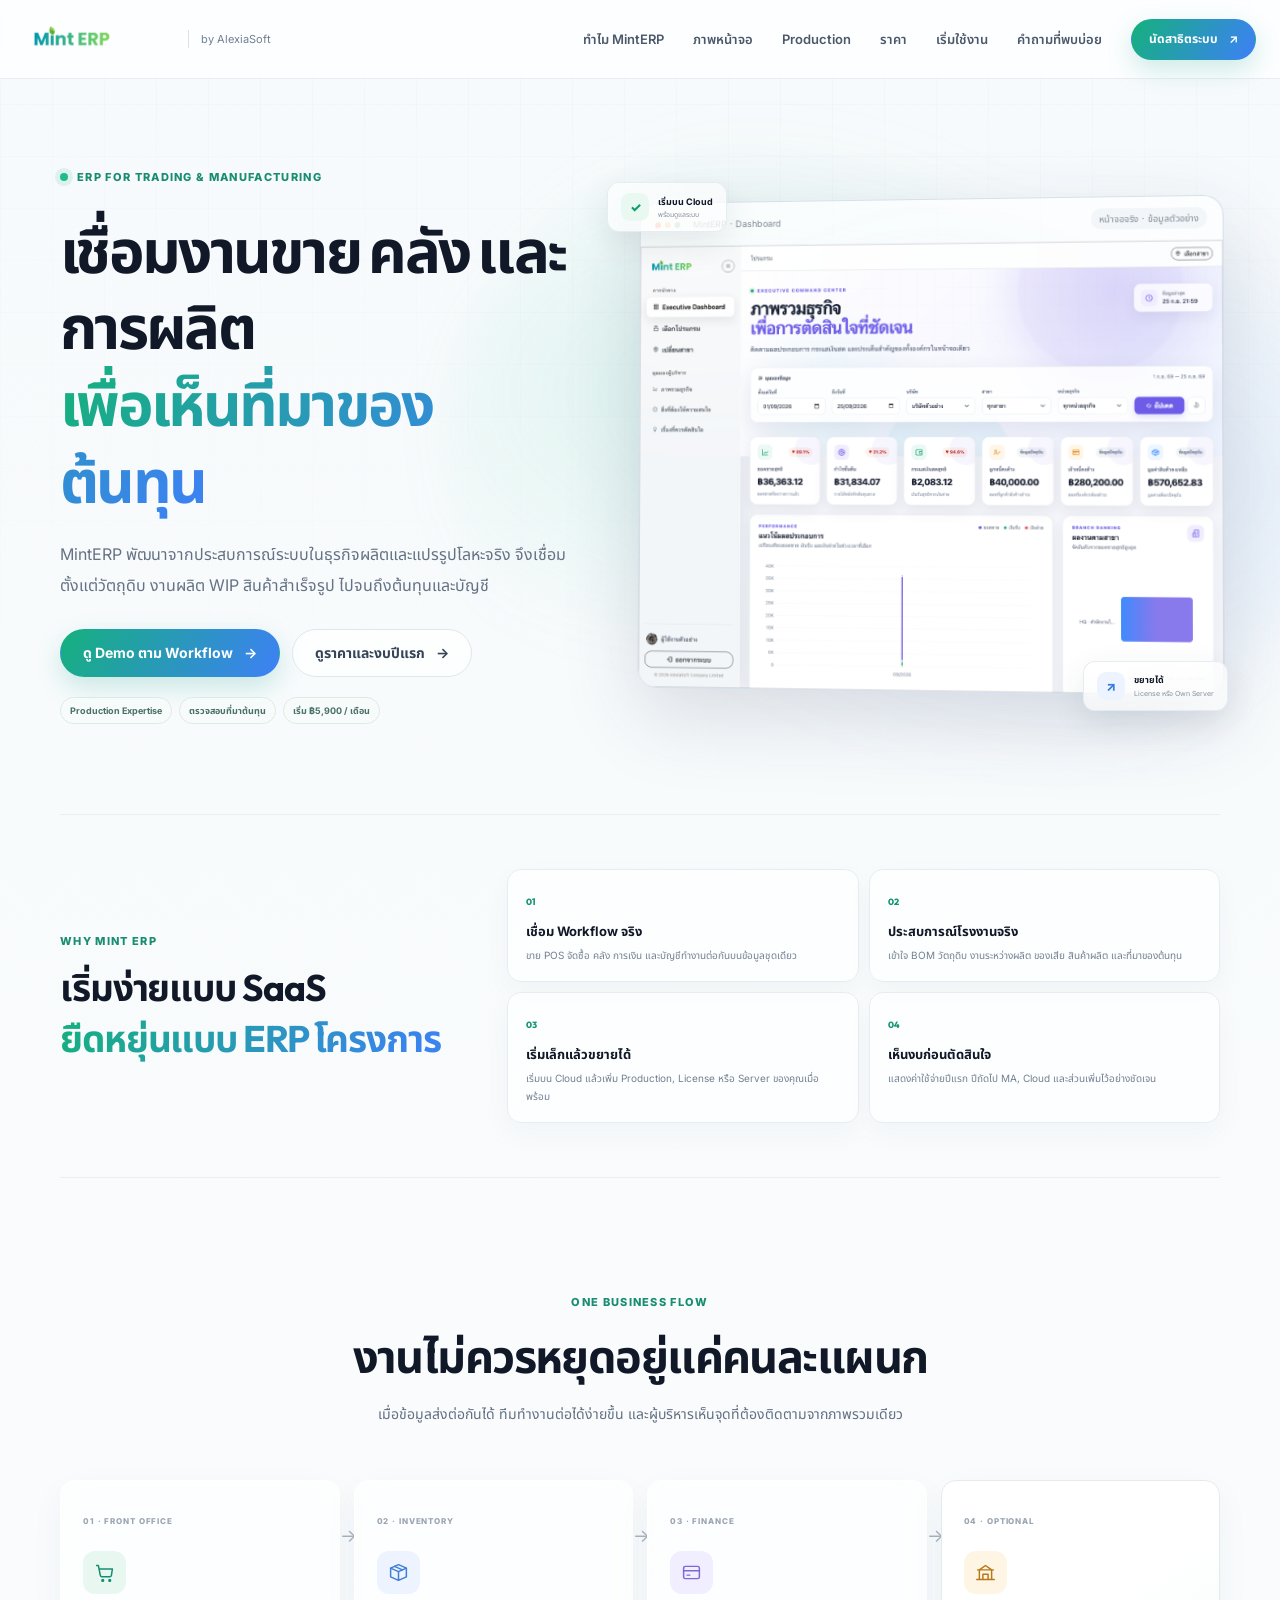
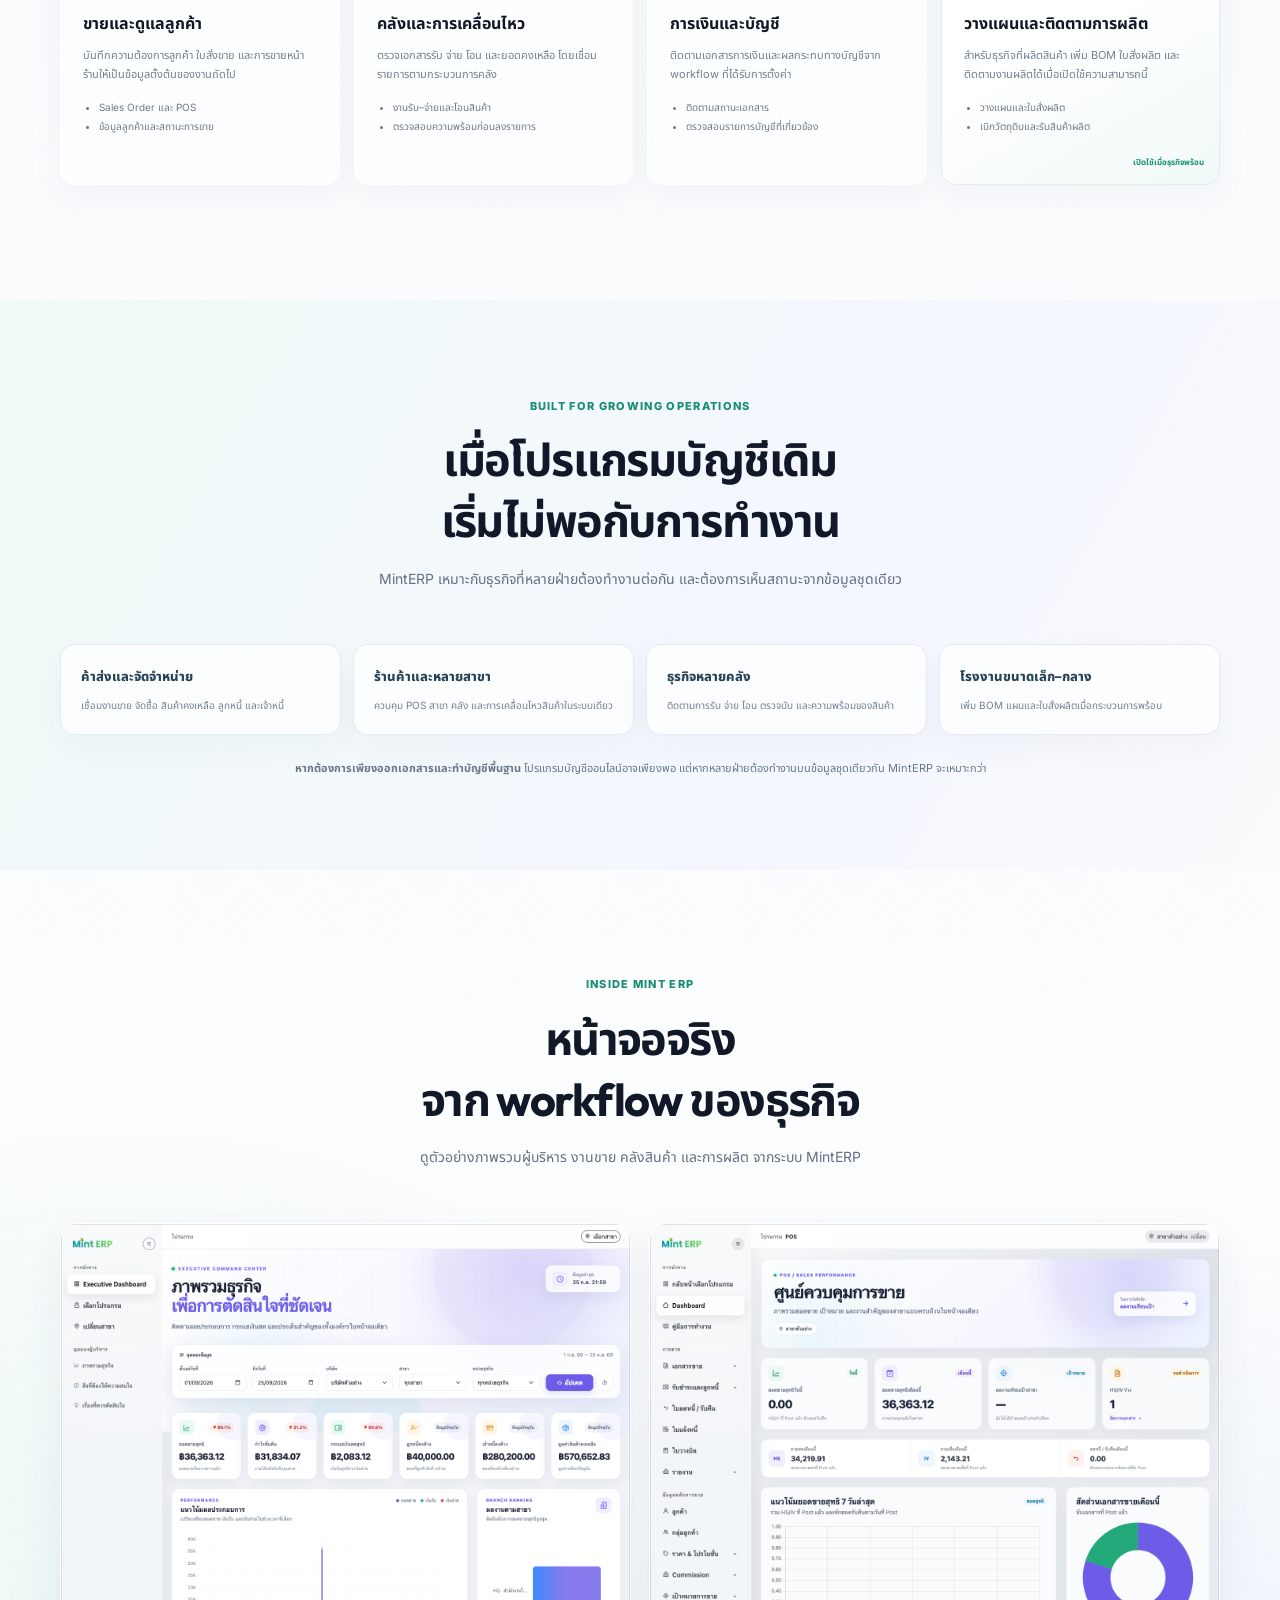
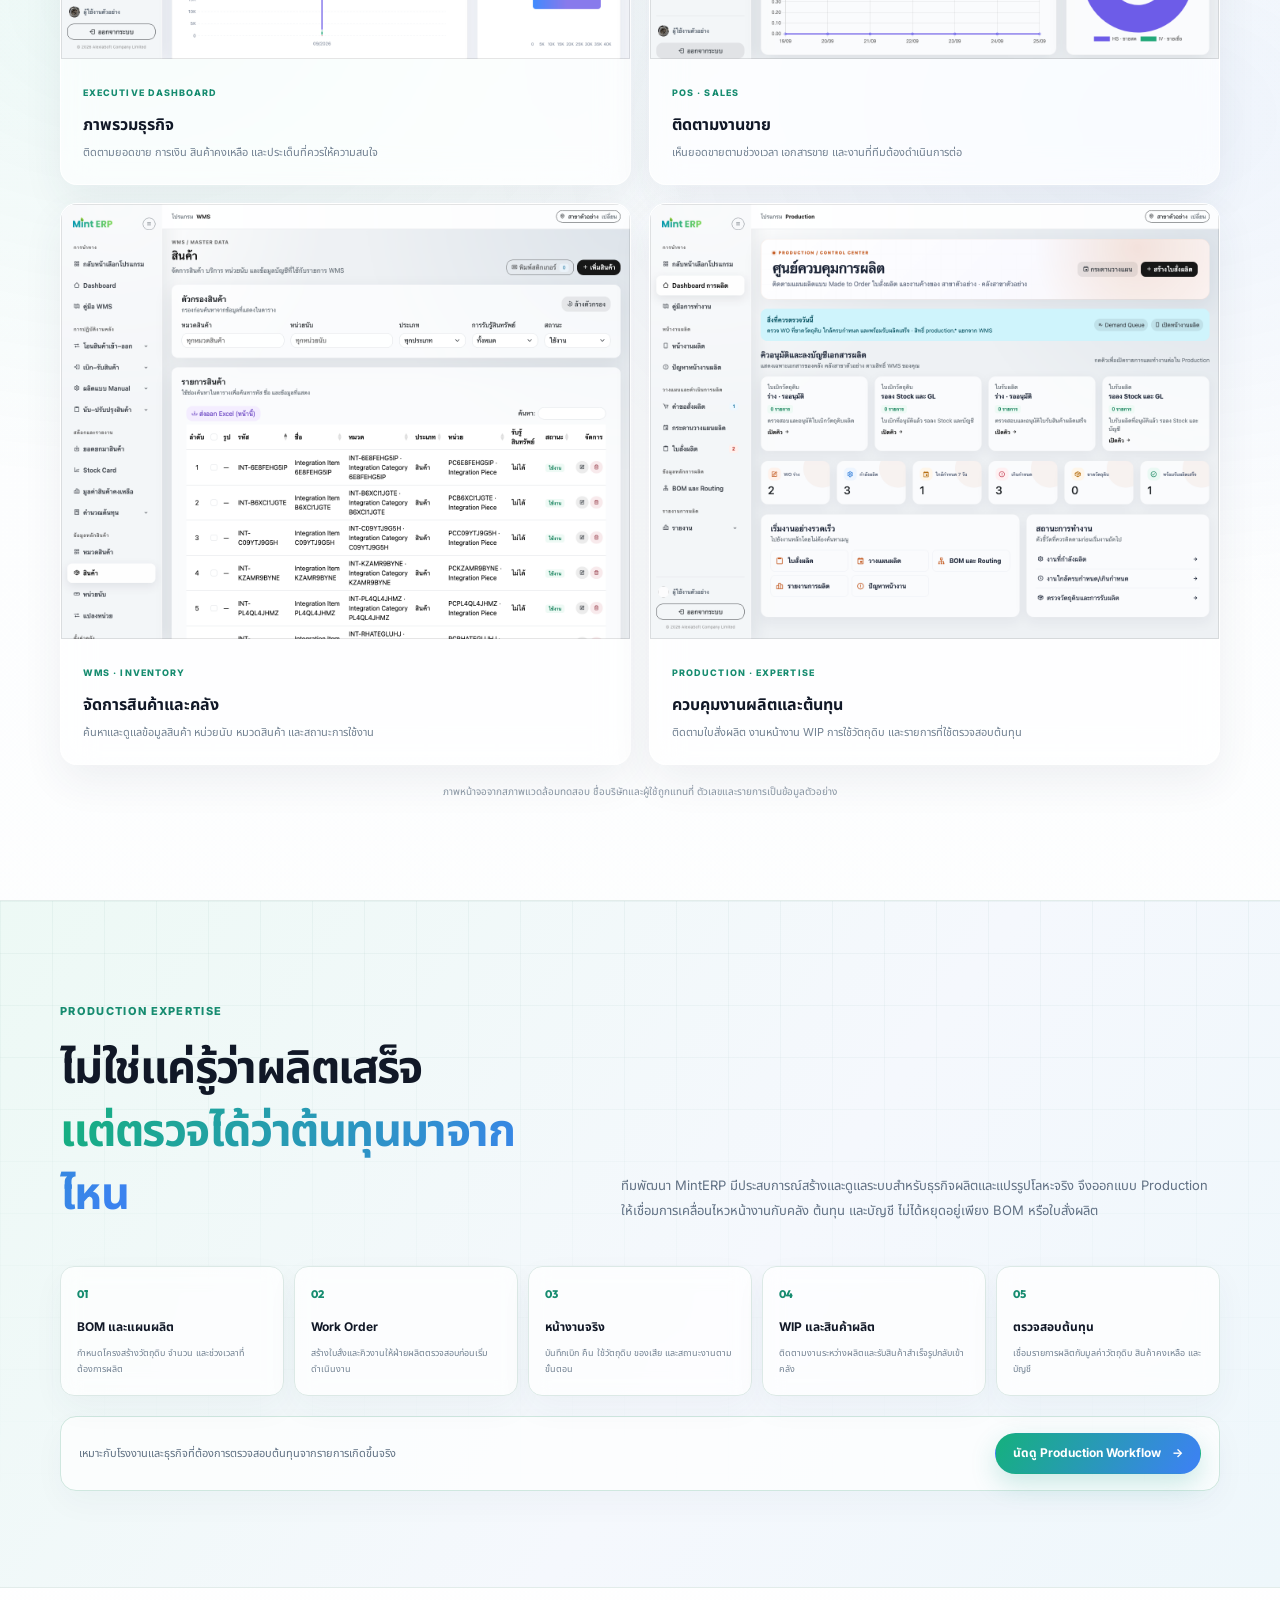
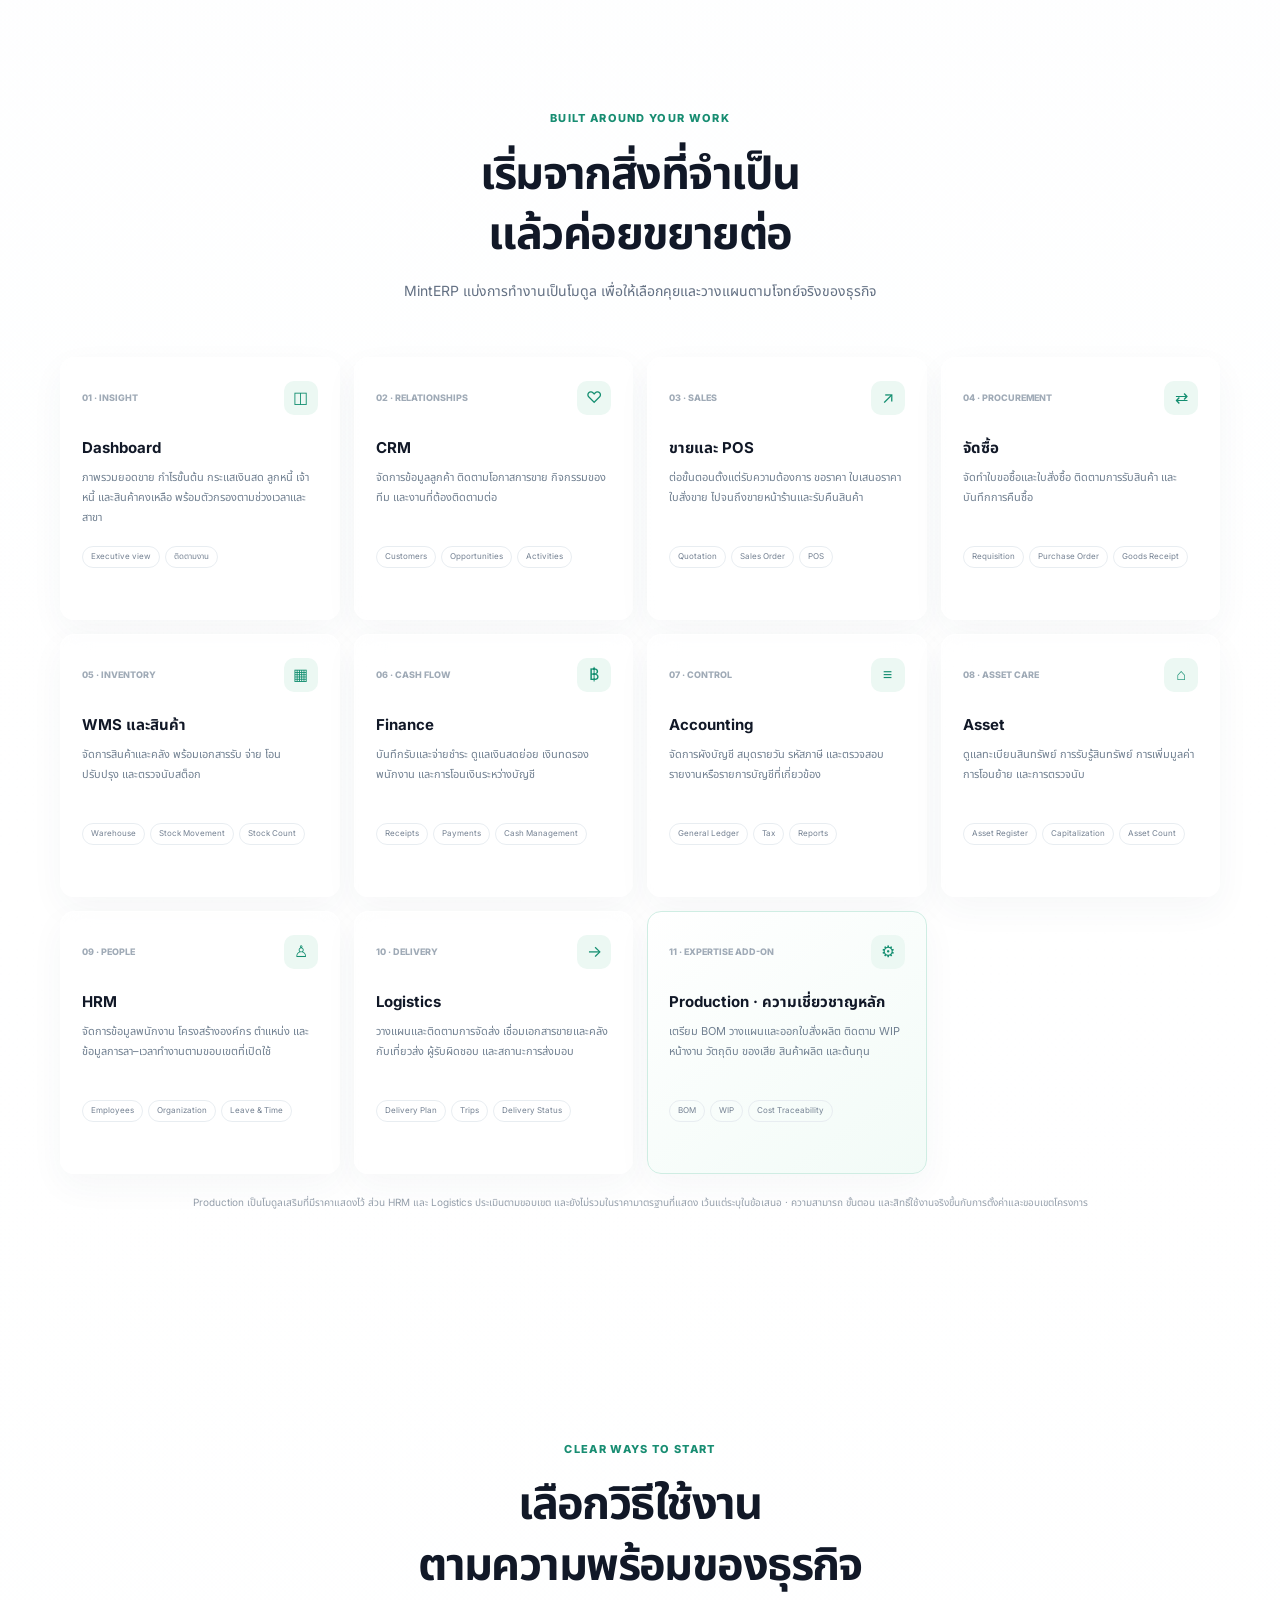
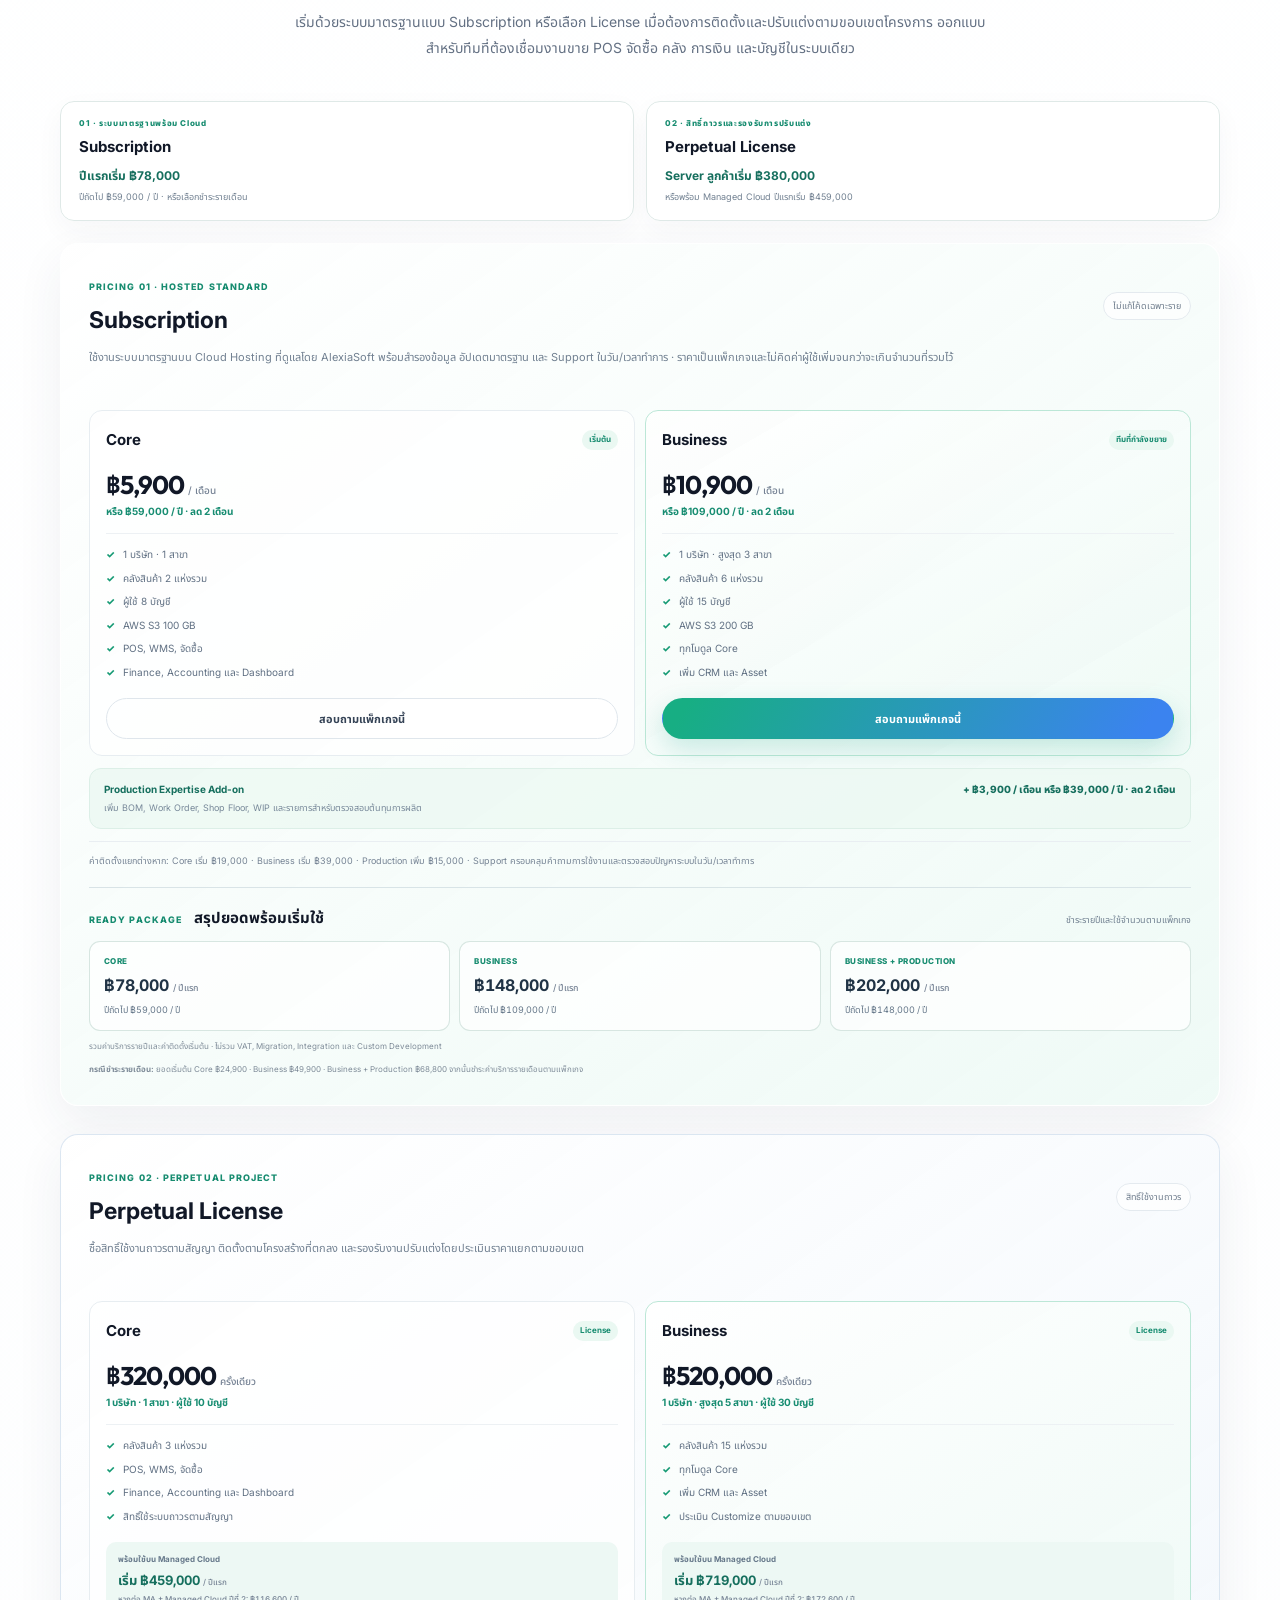
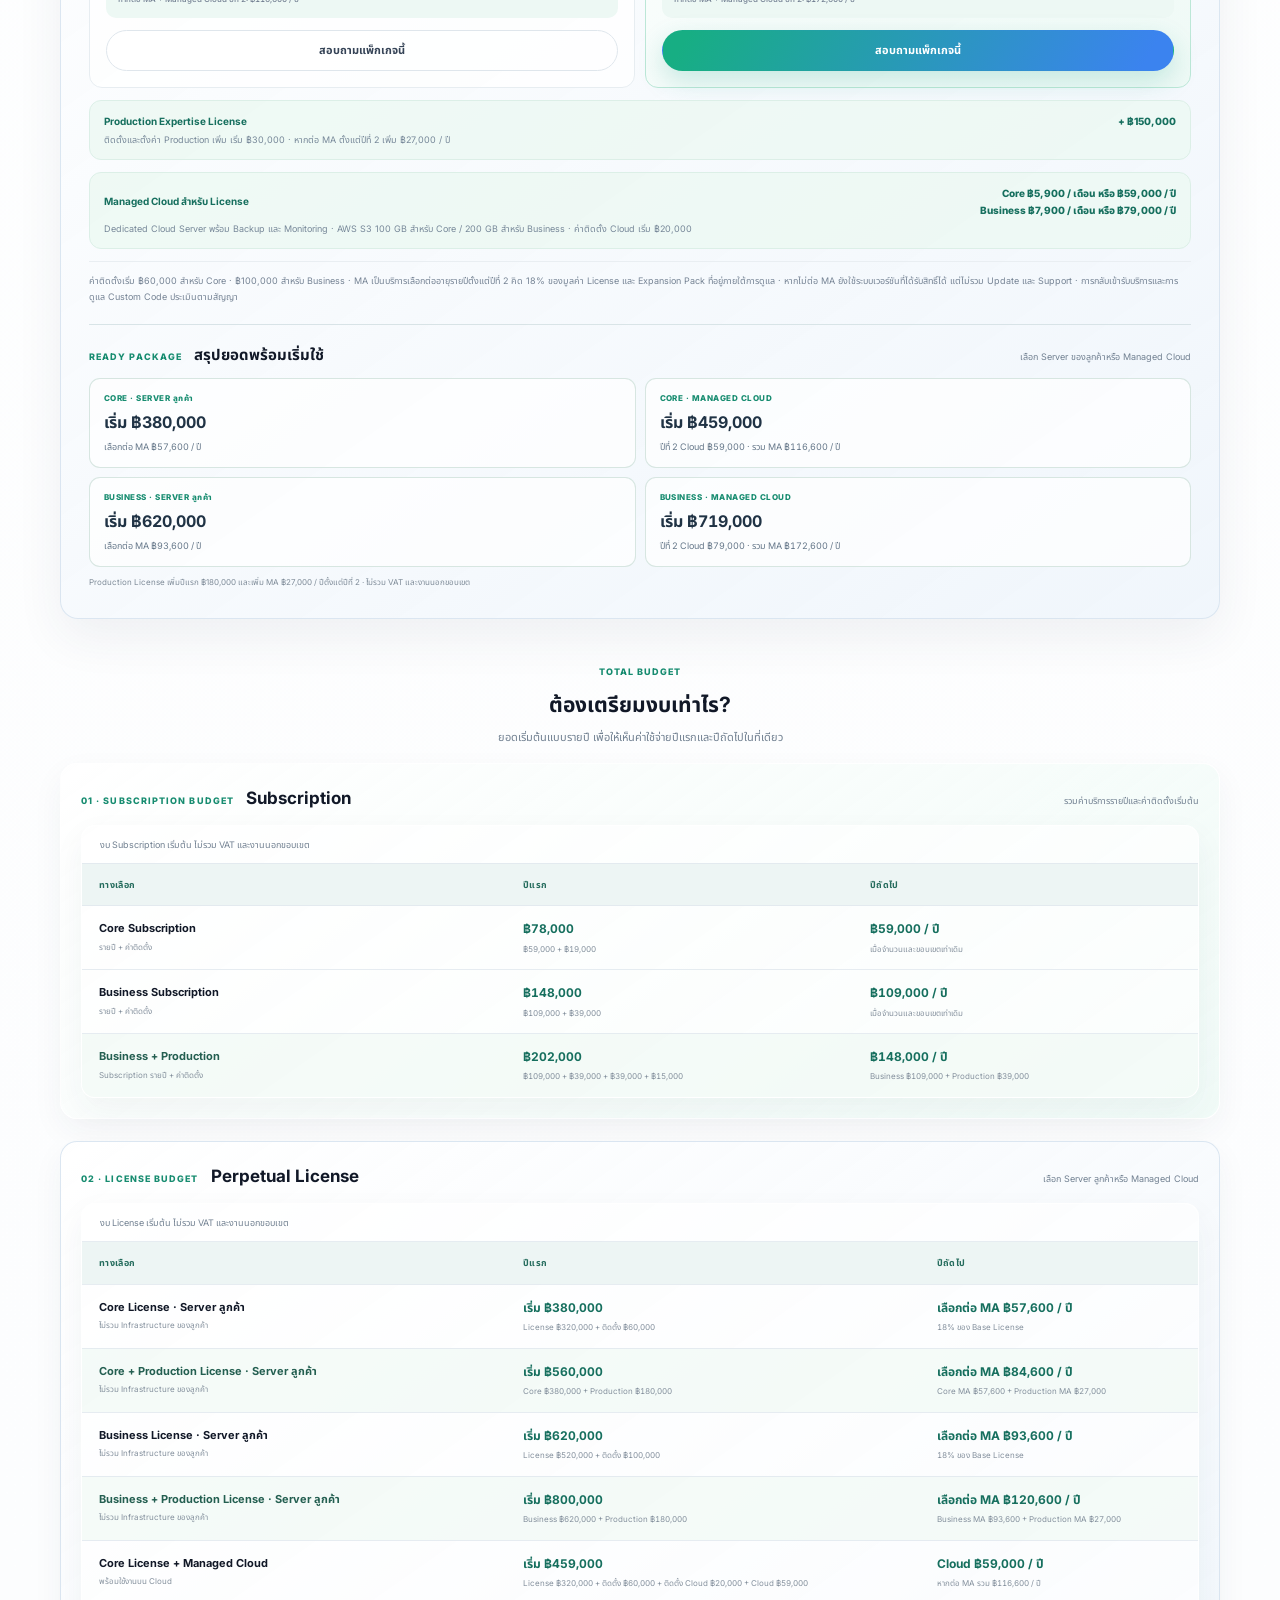
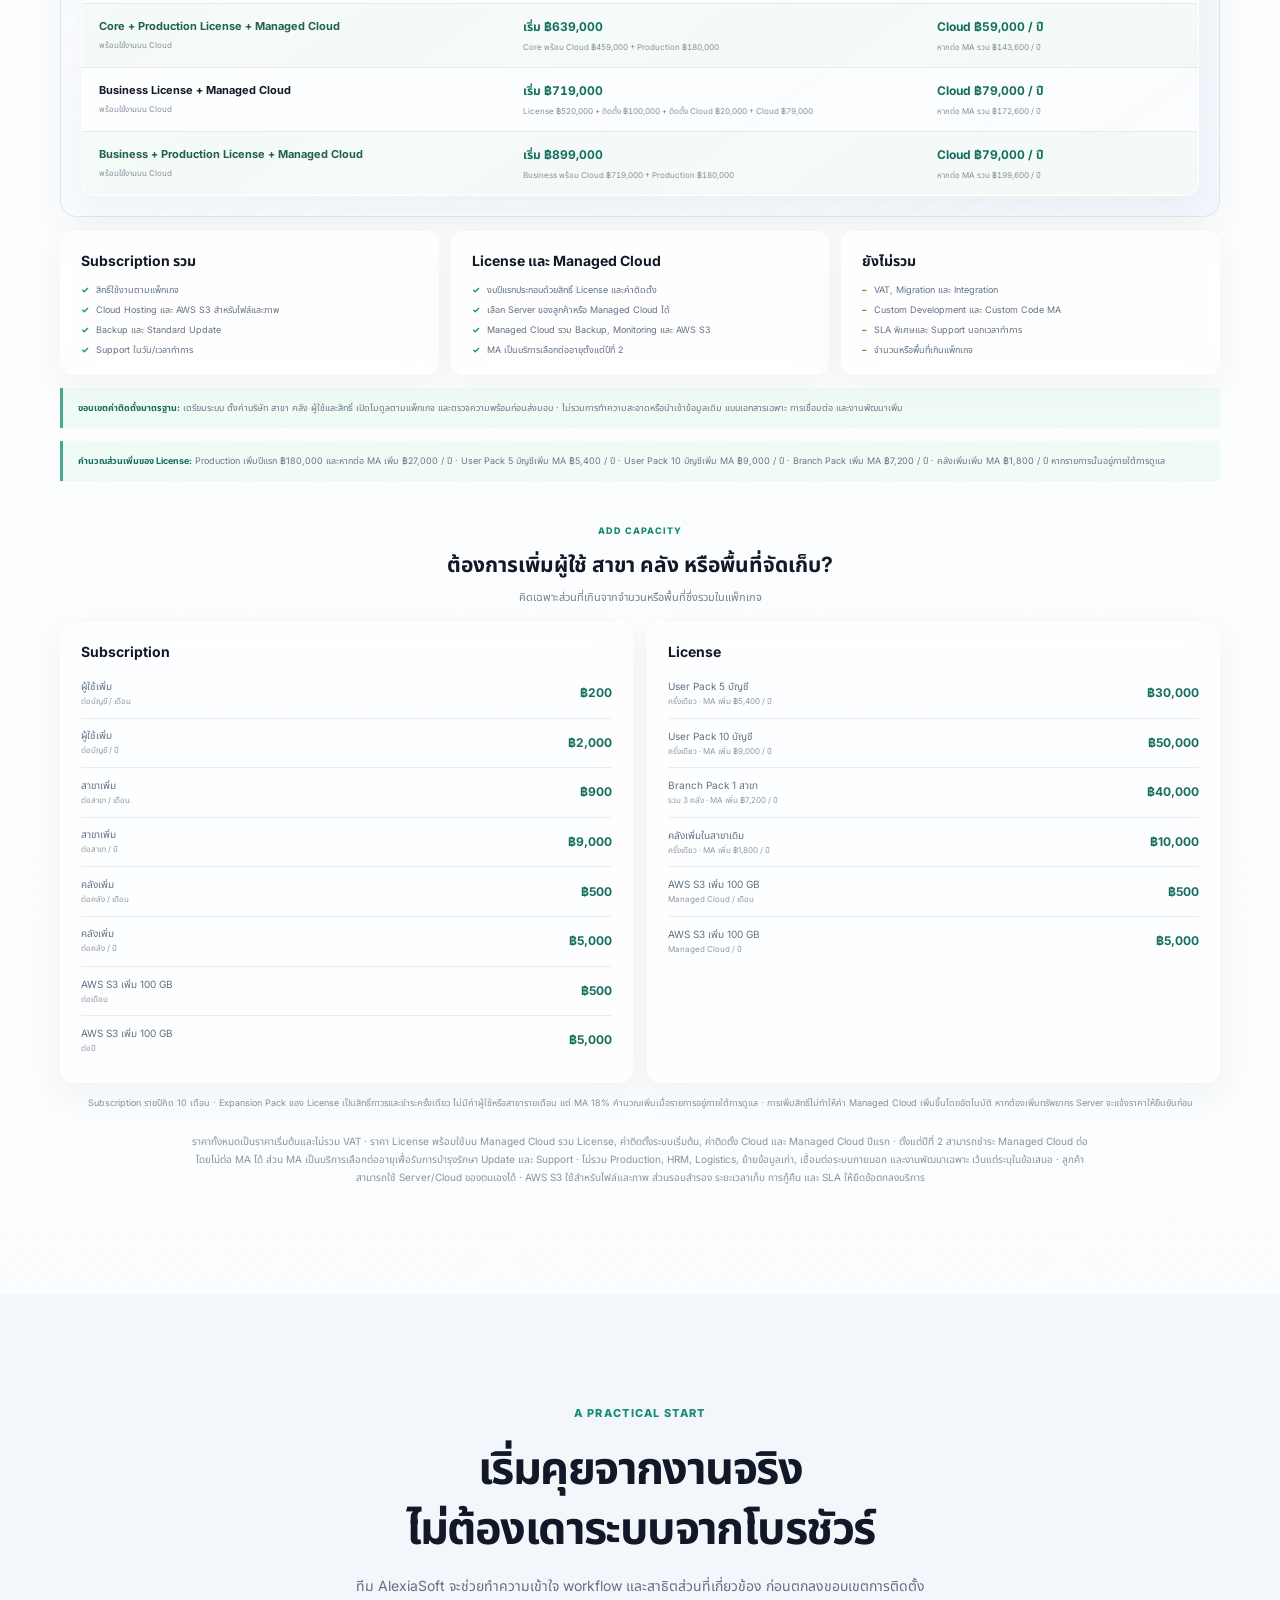
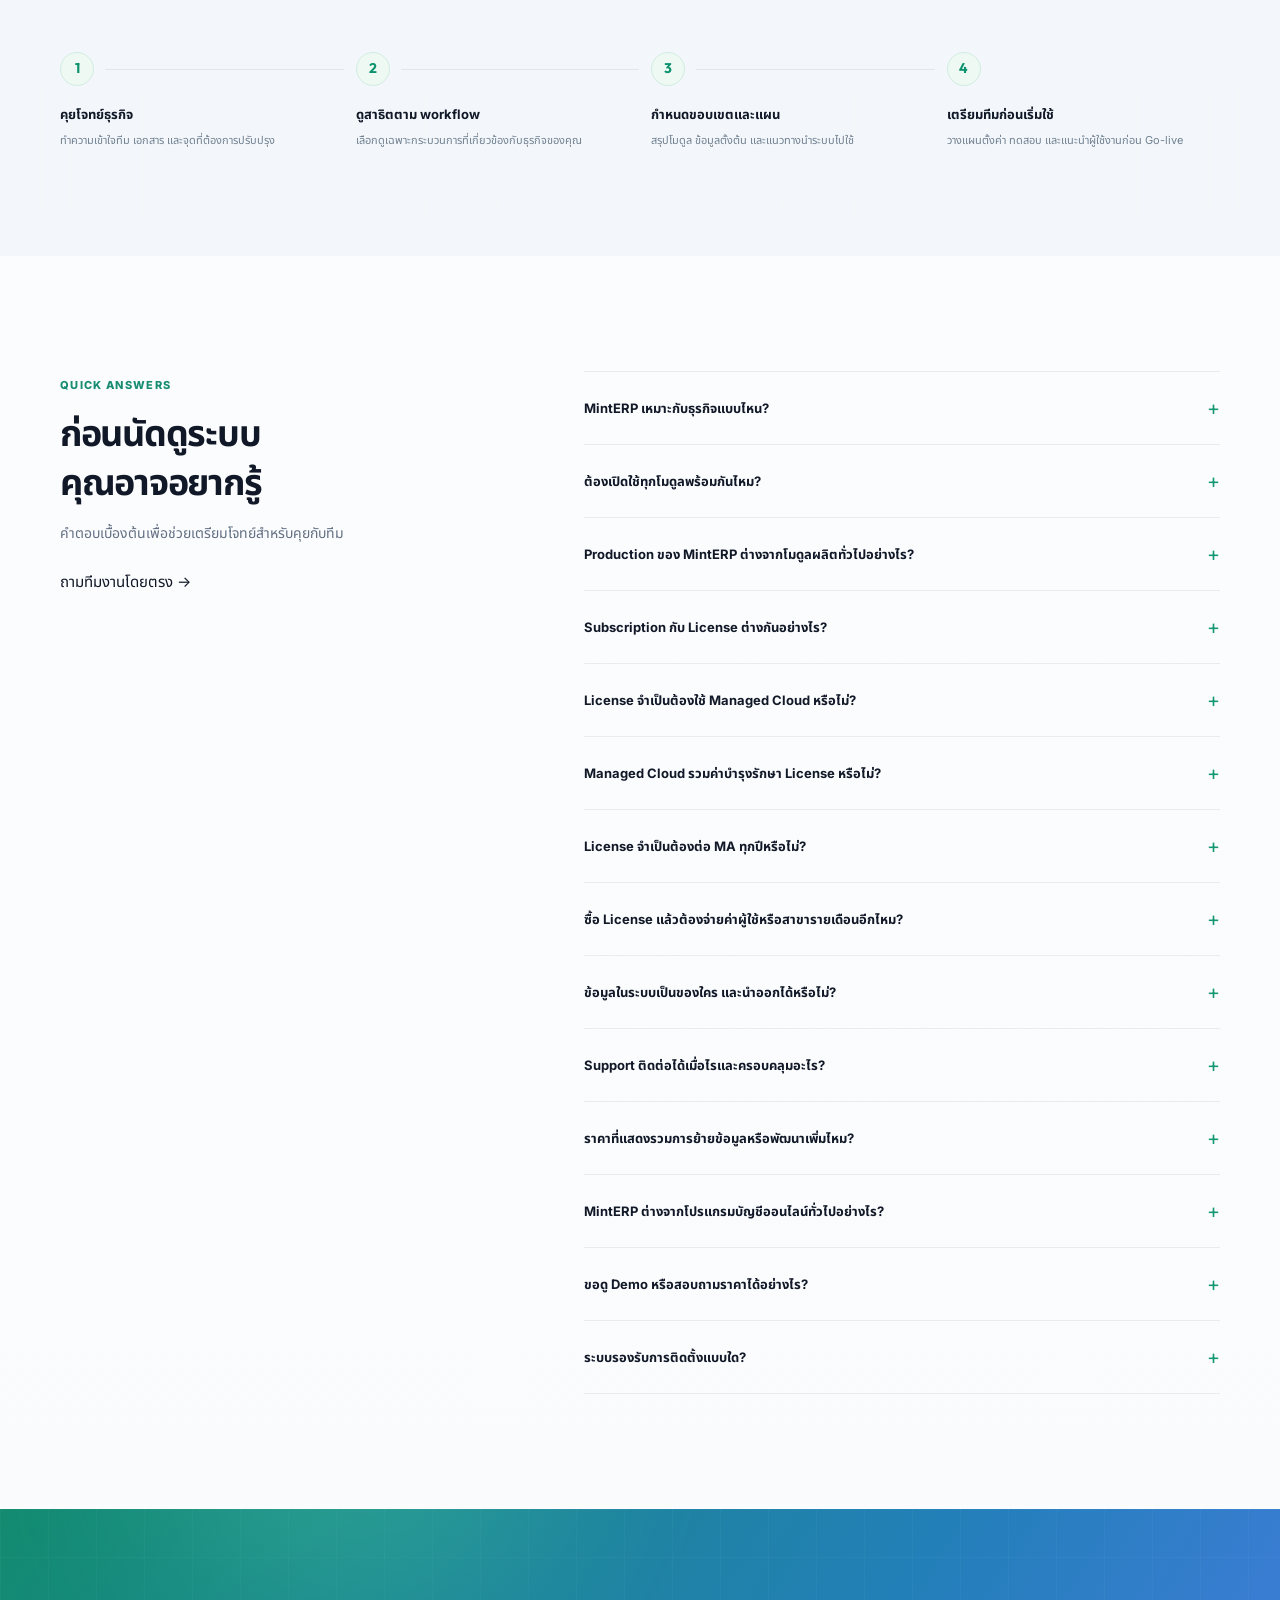
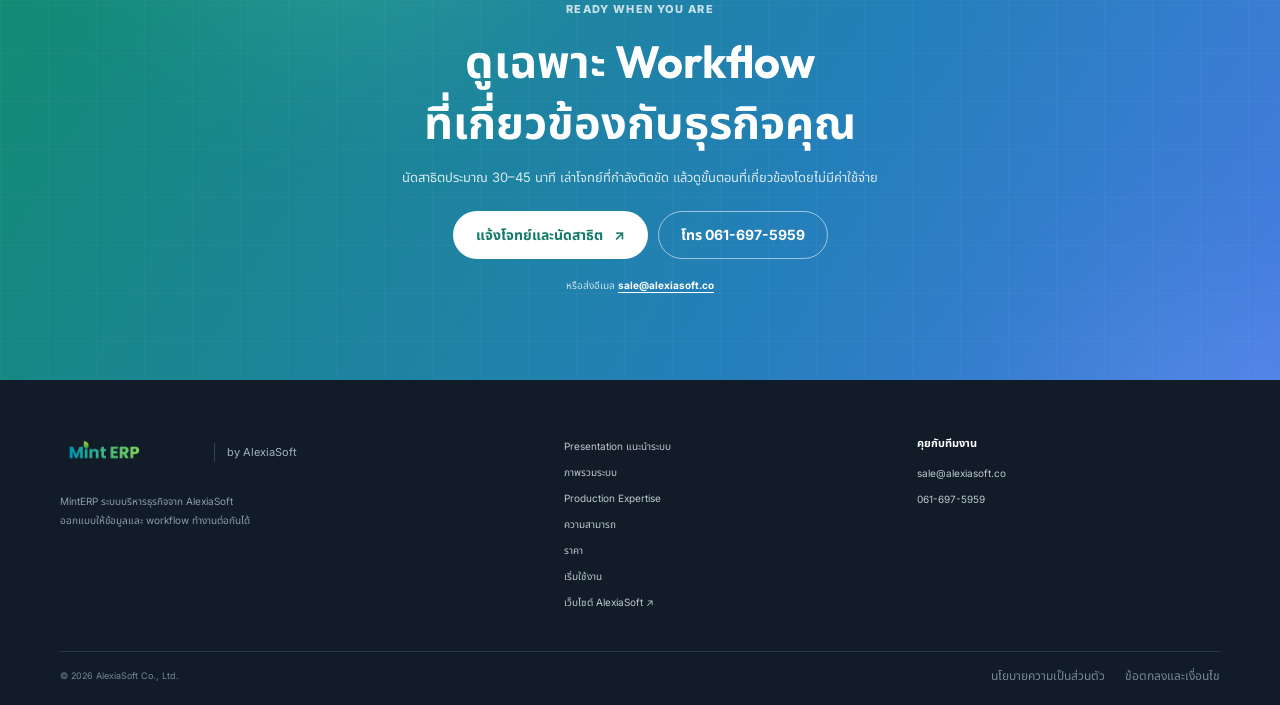
<file: index.html>
<!doctype html>
<html lang="th-TH">

<head>
  <meta charset="utf-8">
  <meta name="viewport" content="width=device-width, initial-scale=1">
  <meta name="theme-color" content="#f7fafc">
  <meta name="robots" content="index,follow,max-image-preview:large">
  <title>MintERP ระบบ ERP สำหรับธุรกิจไทย | Production HRM Logistics</title>
  <meta name="description"
    content="MintERP ระบบ ERP สำหรับธุรกิจไทย เชื่อมขาย คลัง การผลิต ต้นทุน บัญชี HRM และ Logistics พัฒนาจากประสบการณ์โรงงานจริง พร้อม Subscription และ Perpetual License">
  <link rel="canonical" href="https://minterp.alexiasoft.co/">
  <meta property="og:type" content="website">
  <meta property="og:locale" content="th_TH">
  <meta property="og:site_name" content="MintERP by AlexiaSoft">
  <meta property="og:url" content="https://minterp.alexiasoft.co/">
  <meta property="og:title" content="MintERP | ERP ที่เข้าใจงานผลิตและต้นทุน">
  <meta property="og:description"
    content="เชื่อมวัตถุดิบ งานผลิต WIP สินค้าสำเร็จรูป ต้นทุนและบัญชี จากประสบการณ์พัฒนาระบบให้ธุรกิจผลิตจริง">
  <link rel="icon" type="image/svg+xml" href="assets/images/favicon.svg">
  <link rel="icon" type="image/png" href="assets/images/favicon-32.png">
  <link rel="apple-touch-icon" sizes="192x192" href="assets/images/mint-icon-192.png">
  <script type="application/ld+json">
    {
      "@context": "https://schema.org",
      "@graph": [{
          "@type": "Organization",
          "@id": "https://alexiasoft.co/#organization",
          "name": "AlexiaSoft Company Limited",
          "url": "https://alexiasoft.co/",
          "email": "sale@alexiasoft.co",
          "telephone": "+66-61-697-5959"
        },
        {
          "@type": "WebSite",
          "@id": "https://minterp.alexiasoft.co/#website",
          "url": "https://minterp.alexiasoft.co/",
          "name": "MintERP by AlexiaSoft",
          "inLanguage": "th-TH",
          "publisher": {
            "@id": "https://alexiasoft.co/#organization"
          }
        },
        {
          "@type": "SoftwareApplication",
          "name": "MintERP",
          "url": "https://minterp.alexiasoft.co/",
          "applicationCategory": "BusinessApplication",
          "operatingSystem": "Web",
          "inLanguage": "th-TH",
          "description": "ระบบ ERP สำหรับธุรกิจไทย เชื่อมงานขาย คลังสินค้า การผลิต ต้นทุนและบัญชี พร้อม Subscription, Perpetual License และ Production",
          "provider": {
            "@id": "https://alexiasoft.co/#organization"
          }
        }
      ]
    }
  </script>
  <link rel="preconnect" href="https://fonts.googleapis.com">
  <link rel="preconnect" href="https://fonts.gstatic.com" crossorigin>
  <link
    href="https://fonts.googleapis.com/css2?family=Inter:wght@400;500;600;700;800&family=Noto+Sans+Thai:wght@400;500;600;700;800&family=Outfit:wght@500;600;700;800&display=swap"
    rel="stylesheet">
  <link rel="stylesheet" href="assets/css/styles.css">
</head>

<body>
  <header class="site-header" id="top">
    <div class="nav-wrap">
      <a class="brand" href="#top" aria-label="MintERP หน้าแรก">
        <img src="assets/images/mint-erp-logo.png" alt="MintERP">
        <span class="brand-by">by AlexiaSoft</span>
      </a>
      <button class="menu-toggle" type="button" aria-label="เปิดเมนู" aria-expanded="false" aria-controls="main-nav">
        <span></span><span></span><span></span>
      </button>
      <nav class="main-nav" id="main-nav" aria-label="เมนูหลัก">
        <a href="#why">ทำไม MintERP</a>
        <a href="#screens">ภาพหน้าจอ</a>
        <a href="#production-expertise">Production</a>
        <a href="#pricing">ราคา</a>
        <a href="#getting-started">เริ่มใช้งาน</a>
        <a href="#faq">คำถามที่พบบ่อย</a>
        <a class="button button-small button-primary nav-cta" href="#contact">นัดสาธิตระบบ <span
            aria-hidden="true">↗</span></a>
      </nav>
    </div>
  </header>

  <main>
    <section class="hero section-shell">
      <div class="hero-copy reveal">
        <div class="eyebrow"><span class="eyebrow-dot"></span> ERP FOR TRADING &amp; MANUFACTURING</div>
        <h1>เชื่อมงานขาย คลัง และการผลิต<br><span class="gradient-text">เพื่อเห็นที่มาของต้นทุน</span></h1>
        <p class="hero-lead">MintERP พัฒนาจากประสบการณ์ระบบในธุรกิจผลิตและแปรรูปโลหะจริง
          จึงเชื่อมตั้งแต่วัตถุดิบ งานผลิต WIP สินค้าสำเร็จรูป ไปจนถึงต้นทุนและบัญชี</p>
        <div class="hero-actions">
          <a class="button button-primary" href="#contact">ดู Demo ตาม Workflow <span aria-hidden="true">→</span></a>
          <a class="button button-quiet" href="#pricing">ดูราคาและงบปีแรก <span aria-hidden="true">→</span></a>
        </div>
        <div class="hero-facts" aria-label="ข้อมูลสำคัญของ MintERP"><span>Production Expertise</span><span>ตรวจสอบที่มาต้นทุน</span><span>เริ่ม ฿5,900 / เดือน</span></div>
      </div>

      <div class="hero-visual reveal" aria-label="ภาพหน้าจอ Dashboard จริงของ MintERP ใช้ข้อมูลตัวอย่าง">
        <div class="visual-glow"></div>
        <div class="dashboard-window hero-screenshot-window">
          <div class="window-top">
            <div class="window-dots" aria-hidden="true"><i></i><i></i><i></i></div>
            <span>MintERP · Dashboard</span>
            <span class="window-period">หน้าจอจริง · ข้อมูลตัวอย่าง</span>
          </div>
          <a class="hero-screen-link" href="assets/images/screenshots/dashboard.png" target="_blank" rel="noopener noreferrer" aria-label="เปิดภาพหน้าจอ Dashboard MintERP ขนาดเต็ม"><img src="assets/images/screenshots/dashboard.png" width="1440" height="1100" alt="หน้าจอ Dashboard จริงของ MintERP แสดงภาพรวมธุรกิจด้วยข้อมูลตัวอย่าง"></a>
        </div>
        <div class="float-chip chip-one"><span
            class="chip-icon green-icon">✓</span><span><b>เริ่มบน Cloud</b><small>พร้อมดูแลระบบ</small></span>
        </div>
        <div class="float-chip chip-two"><span
            class="chip-icon blue-icon">↗</span><span><b>ขยายได้</b><small>License หรือ Own Server</small></span></div>
      </div>
    </section>

    <section class="why-section section-shell" id="why" aria-labelledby="why-title">
      <div class="why-heading"><span class="eyebrow">WHY MINT ERP</span><h2 id="why-title">เริ่มง่ายแบบ SaaS<br><span class="gradient-text">ยืดหยุ่นแบบ ERP โครงการ</span></h2></div>
      <div class="why-grid">
        <article><span>01</span><h3>เชื่อม Workflow จริง</h3><p>ขาย POS จัดซื้อ คลัง การเงิน และบัญชีทำงานต่อกันบนข้อมูลชุดเดียว</p></article>
        <article><span>02</span><h3>ประสบการณ์โรงงานจริง</h3><p>เข้าใจ BOM วัตถุดิบ งานระหว่างผลิต ของเสีย สินค้าผลิต และที่มาของต้นทุน</p></article>
        <article><span>03</span><h3>เริ่มเล็กแล้วขยายได้</h3><p>เริ่มบน Cloud แล้วเพิ่ม Production, License หรือ Server ของคุณเมื่อพร้อม</p></article>
        <article><span>04</span><h3>เห็นงบก่อนตัดสินใจ</h3><p>แสดงค่าใช้จ่ายปีแรก ปีถัดไป MA, Cloud และส่วนเพิ่มไว้อย่างชัดเจน</p></article>
      </div>
    </section>

    <section class="section section-shell workflow-section" id="workflow">
      <div class="section-heading reveal"><span class="eyebrow">ONE BUSINESS FLOW</span>
        <h2>งานไม่ควรหยุดอยู่<br class="mobile-break">แค่คนละแผนก</h2>
        <p>เมื่อข้อมูลส่งต่อกันได้ ทีมทำงานต่อได้ง่ายขึ้น และผู้บริหารเห็นจุดที่ต้องติดตามจากภาพรวมเดียว</p>
      </div>
      <div class="flow-grid">
        <article class="flow-card reveal"><span class="flow-step">01 · FRONT OFFICE</span>
          <div class="flow-icon icon-mint"><svg viewBox="0 0 24 24" aria-hidden="true">
              <path d="M3 4h2l2.2 11.2a2 2 0 0 0 2 1.6h8.7a2 2 0 0 0 2-1.6L21 8H6" />
              <circle cx="10" cy="21" r="1" />
              <circle cx="18" cy="21" r="1" /></svg></div>
          <h3>ขายและดูแลลูกค้า</h3>
          <p>บันทึกความต้องการลูกค้า ใบสั่งขาย และการขายหน้าร้านให้เป็นข้อมูลตั้งต้นของงานถัดไป</p>
          <ul>
            <li>Sales Order และ POS</li>
            <li>ข้อมูลลูกค้าและสถานะการขาย</li>
          </ul>
        </article>
        <article class="flow-card reveal"><span class="flow-step">02 · INVENTORY</span>
          <div class="flow-icon icon-blue"><svg viewBox="0 0 24 24" aria-hidden="true">
              <path d="m3 7 9-4 9 4-9 4-9-4Z" />
              <path d="M3 7v10l9 4 9-4V7M12 11v10M7.5 5l9 4" /></svg></div>
          <h3>คลังและการเคลื่อนไหว</h3>
          <p>ตรวจเอกสารรับ จ่าย โอน และยอดคงเหลือ โดยเชื่อมรายการตามกระบวนการคลัง</p>
          <ul>
            <li>งานรับ–จ่ายและโอนสินค้า</li>
            <li>ตรวจสอบความพร้อมก่อนลงรายการ</li>
          </ul>
        </article>
        <article class="flow-card reveal"><span class="flow-step">03 · FINANCE</span>
          <div class="flow-icon icon-purple"><svg viewBox="0 0 24 24" aria-hidden="true">
              <rect x="3" y="5" width="18" height="14" rx="2" />
              <path d="M3 10h18M7 15h3" /></svg></div>
          <h3>การเงินและบัญชี</h3>
          <p>ติดตามเอกสารการเงินและผลกระทบทางบัญชีจาก workflow ที่ได้รับการตั้งค่า</p>
          <ul>
            <li>ติดตามสถานะเอกสาร</li>
            <li>ตรวจสอบรายการบัญชีที่เกี่ยวข้อง</li>
          </ul>
        </article>
        <article class="flow-card flow-optional reveal"><span class="flow-step">04 · OPTIONAL</span>
          <div class="flow-icon icon-amber"><svg viewBox="0 0 24 24" aria-hidden="true">
              <path d="M2 20h20M5 20V9l7-5 7 5v11M9 20v-6h6v6M3 9h18" /></svg></div>
          <h3>วางแผนและติดตามการผลิต</h3>
          <p>สำหรับธุรกิจที่ผลิตสินค้า เพิ่ม BOM ใบสั่งผลิต และติดตามงานผลิตได้เมื่อเปิดใช้ความสามารถนี้</p>
          <ul>
            <li>วางแผนและใบสั่งผลิต</li>
            <li>เบิกวัตถุดิบและรับสินค้าผลิต</li>
          </ul><span class="optional-tag">เปิดใช้เมื่อธุรกิจพร้อม</span>
        </article>
      </div>
    </section>

    <section class="audience-section" aria-labelledby="audience-title">
      <div class="section-shell">
        <div class="section-heading reveal"><span class="eyebrow">BUILT FOR GROWING OPERATIONS</span>
          <h2 id="audience-title">เมื่อโปรแกรมบัญชีเดิม<br>เริ่มไม่พอกับการทำงาน</h2>
          <p>MintERP เหมาะกับธุรกิจที่หลายฝ่ายต้องทำงานต่อกัน และต้องการเห็นสถานะจากข้อมูลชุดเดียว</p>
        </div>
        <div class="audience-grid">
          <article><span>ค้าส่งและจัดจำหน่าย</span><p>เชื่อมงานขาย จัดซื้อ สินค้าคงเหลือ ลูกหนี้ และเจ้าหนี้</p></article>
          <article><span>ร้านค้าและหลายสาขา</span><p>ควบคุม POS สาขา คลัง และการเคลื่อนไหวสินค้าในระบบเดียว</p></article>
          <article><span>ธุรกิจหลายคลัง</span><p>ติดตามการรับ จ่าย โอน ตรวจนับ และความพร้อมของสินค้า</p></article>
          <article><span>โรงงานขนาดเล็ก–กลาง</span><p>เพิ่ม BOM แผนและใบสั่งผลิตเมื่อกระบวนการพร้อม</p></article>
        </div>
        <p class="audience-note"><b>หากต้องการเพียงออกเอกสารและทำบัญชีพื้นฐาน</b> โปรแกรมบัญชีออนไลน์อาจเพียงพอ แต่หากหลายฝ่ายต้องทำงานบนข้อมูลชุดเดียวกัน MintERP จะเหมาะกว่า</p>
      </div>
    </section>

    <section class="section section-shell screens-section" id="screens">
      <div class="section-heading reveal"><span class="eyebrow">INSIDE MINT ERP</span>
        <h2>หน้าจอจริง<br>จาก workflow ของธุรกิจ</h2>
        <p>ดูตัวอย่างภาพรวมผู้บริหาร งานขาย คลังสินค้า และการผลิต จากระบบ MintERP</p>
      </div>
      <div class="screen-grid">
        <figure class="screen-card reveal"><a class="screen-preview" href="assets/images/screenshots/dashboard.png"
            target="_blank" rel="noopener noreferrer" aria-label="เปิดภาพหน้าจอ Dashboard ขนาดเต็ม"><img
              src="assets/images/screenshots/dashboard.png" width="1440" height="1100" loading="lazy"
              alt="หน้าจอ Dashboard แสดงตัวชี้วัดธุรกิจและกราฟ"></a>
          <figcaption><span class="screen-module">EXECUTIVE DASHBOARD</span>
            <h3>ภาพรวมธุรกิจ</h3>
            <p>ติดตามยอดขาย การเงิน สินค้าคงเหลือ และประเด็นที่ควรให้ความสนใจ</p>
          </figcaption>
        </figure>
        <figure class="screen-card reveal"><a class="screen-preview" href="assets/images/screenshots/pos.png"
            target="_blank" rel="noopener noreferrer" aria-label="เปิดภาพหน้าจอ POS ขนาดเต็ม"><img
              src="assets/images/screenshots/pos.png" width="1440" height="1100" loading="lazy"
              alt="หน้าจอ POS แสดงยอดขายและรายการที่รอดำเนินการ"></a>
          <figcaption><span class="screen-module">POS · SALES</span>
            <h3>ติดตามงานขาย</h3>
            <p>เห็นยอดขายตามช่วงเวลา เอกสารขาย และงานที่ทีมต้องดำเนินการต่อ</p>
          </figcaption>
        </figure>
        <figure class="screen-card reveal"><a class="screen-preview" href="assets/images/screenshots/wms-items.png"
            target="_blank" rel="noopener noreferrer" aria-label="เปิดภาพหน้าจอรายการสินค้า WMS ขนาดเต็ม"><img
              src="assets/images/screenshots/wms-items.png" width="1440" height="1100" loading="lazy"
              alt="หน้าจอรายการสินค้าและตัวกรองในโมดูล WMS"></a>
          <figcaption><span class="screen-module">WMS · INVENTORY</span>
            <h3>จัดการสินค้าและคลัง</h3>
            <p>ค้นหาและดูแลข้อมูลสินค้า หน่วยนับ หมวดสินค้า และสถานะการใช้งาน</p>
          </figcaption>
        </figure>
        <figure class="screen-card reveal"><a class="screen-preview" href="assets/images/screenshots/production.png"
            target="_blank" rel="noopener noreferrer" aria-label="เปิดภาพหน้าจอ Production ขนาดเต็ม"><img
              src="assets/images/screenshots/production.png" width="1440" height="1100" loading="lazy"
              alt="หน้าจอ Production Control Center แสดงคิวและสถานะงานผลิต"></a>
          <figcaption><span class="screen-module">PRODUCTION · EXPERTISE</span>
            <h3>ควบคุมงานผลิตและต้นทุน</h3>
            <p>ติดตามใบสั่งผลิต งานหน้างาน WIP การใช้วัตถุดิบ และรายการที่ใช้ตรวจสอบต้นทุน</p>
          </figcaption>
        </figure>
      </div>
      <p class="screen-disclaimer">ภาพหน้าจอจากสภาพแวดล้อมทดสอบ ชื่อบริษัทและผู้ใช้ถูกแทนที่
        ตัวเลขและรายการเป็นข้อมูลตัวอย่าง</p>
    </section>

    <section class="production-expertise" id="production-expertise" aria-labelledby="production-expertise-title">
      <div class="section-shell">
        <div class="production-heading">
          <div><span class="eyebrow">PRODUCTION EXPERTISE</span>
            <h2 id="production-expertise-title">ไม่ใช่แค่รู้ว่าผลิตเสร็จ<br><span class="gradient-text">แต่ตรวจได้ว่าต้นทุนมาจากไหน</span></h2>
          </div>
          <p>ทีมพัฒนา MintERP มีประสบการณ์สร้างและดูแลระบบสำหรับธุรกิจผลิตและแปรรูปโลหะจริง
            จึงออกแบบ Production ให้เชื่อมการเคลื่อนไหวหน้างานกับคลัง ต้นทุน และบัญชี ไม่ได้หยุดอยู่เพียง BOM หรือใบสั่งผลิต</p>
        </div>
        <ol class="production-flow" aria-label="ขั้นตอนจากแผนผลิตถึงต้นทุน">
          <li><span>01</span><b>BOM และแผนผลิต</b><small>กำหนดโครงสร้างวัตถุดิบ จำนวน และช่วงเวลาที่ต้องการผลิต</small></li>
          <li><span>02</span><b>Work Order</b><small>สร้างใบสั่งและคิวงานให้ฝ่ายผลิตตรวจสอบก่อนเริ่มดำเนินงาน</small></li>
          <li><span>03</span><b>หน้างานจริง</b><small>บันทึกเบิก คืน ใช้วัตถุดิบ ของเสีย และสถานะงานตามขั้นตอน</small></li>
          <li><span>04</span><b>WIP และสินค้าผลิต</b><small>ติดตามงานระหว่างผลิตและรับสินค้าสำเร็จรูปกลับเข้าคลัง</small></li>
          <li><span>05</span><b>ตรวจสอบต้นทุน</b><small>เชื่อมรายการผลิตกับมูลค่าวัตถุดิบ สินค้าคงเหลือ และบัญชี</small></li>
        </ol>
        <div class="production-proof"><span>เหมาะกับโรงงานและธุรกิจที่ต้องการตรวจสอบต้นทุนจากรายการเกิดขึ้นจริง</span><a class="button button-primary button-small" href="mailto:sale@alexiasoft.co?subject=นัดดู%20MintERP%20Production&body=ประเภทธุรกิจ%3A%0Aกระบวนการผลิตที่สนใจ%3A%0Aจำนวนผู้ใช้%3A%0Aเบอร์ติดต่อ%3A">นัดดู Production Workflow <span aria-hidden="true">→</span></a></div>
      </div>
    </section>

    <section class="section section-shell features-section" id="features">
      <div class="section-heading reveal"><span class="eyebrow">BUILT AROUND YOUR WORK</span>
        <h2>เริ่มจากสิ่งที่จำเป็น<br>แล้วค่อยขยายต่อ</h2>
        <p>MintERP แบ่งการทำงานเป็นโมดูล เพื่อให้เลือกคุยและวางแผนตามโจทย์จริงของธุรกิจ</p>
      </div>
      <div class="feature-grid">
        <article class="feature-card reveal">
          <div class="feature-top"><span class="feature-number">01 · INSIGHT</span><span class="feature-symbol">◫</span>
          </div>
          <h3>Dashboard</h3>
          <p>ภาพรวมยอดขาย กำไรขั้นต้น กระแสเงินสด ลูกหนี้ เจ้าหนี้ และสินค้าคงเหลือ พร้อมตัวกรองตามช่วงเวลาและสาขา</p>
          <div class="feature-tags"><span>Executive view</span><span>ติดตามงาน</span></div>
        </article>
        <article class="feature-card reveal">
          <div class="feature-top"><span class="feature-number">02 · RELATIONSHIPS</span><span
              class="feature-symbol">♡</span></div>
          <h3>CRM</h3>
          <p>จัดการข้อมูลลูกค้า ติดตามโอกาสการขาย กิจกรรมของทีม และงานที่ต้องติดตามต่อ</p>
          <div class="feature-tags"><span>Customers</span><span>Opportunities</span><span>Activities</span></div>
        </article>
        <article class="feature-card reveal">
          <div class="feature-top"><span class="feature-number">03 · SALES</span><span class="feature-symbol">↗</span>
          </div>
          <h3>ขายและ POS</h3>
          <p>ต่อขั้นตอนตั้งแต่รับความต้องการ ขอราคา ใบเสนอราคา ใบสั่งขาย ไปจนถึงขายหน้าร้านและรับคืนสินค้า</p>
          <div class="feature-tags"><span>Quotation</span><span>Sales Order</span><span>POS</span></div>
        </article>
        <article class="feature-card reveal">
          <div class="feature-top"><span class="feature-number">04 · PROCUREMENT</span><span
              class="feature-symbol">⇄</span></div>
          <h3>จัดซื้อ</h3>
          <p>จัดทำใบขอซื้อและใบสั่งซื้อ ติดตามการรับสินค้า และบันทึกการคืนซื้อ</p>
          <div class="feature-tags"><span>Requisition</span><span>Purchase Order</span><span>Goods Receipt</span></div>
        </article>
        <article class="feature-card reveal">
          <div class="feature-top"><span class="feature-number">05 · INVENTORY</span><span
              class="feature-symbol">▦</span></div>
          <h3>WMS และสินค้า</h3>
          <p>จัดการสินค้าและคลัง พร้อมเอกสารรับ จ่าย โอน ปรับปรุง และตรวจนับสต็อก</p>
          <div class="feature-tags"><span>Warehouse</span><span>Stock Movement</span><span>Stock Count</span></div>
        </article>
        <article class="feature-card reveal">
          <div class="feature-top"><span class="feature-number">06 · CASH FLOW</span><span
              class="feature-symbol">฿</span></div>
          <h3>Finance</h3>
          <p>บันทึกรับและจ่ายชำระ ดูแลเงินสดย่อย เงินทดรองพนักงาน และการโอนเงินระหว่างบัญชี</p>
          <div class="feature-tags"><span>Receipts</span><span>Payments</span><span>Cash Management</span></div>
        </article>
        <article class="feature-card reveal">
          <div class="feature-top"><span class="feature-number">07 · CONTROL</span><span class="feature-symbol">≡</span>
          </div>
          <h3>Accounting</h3>
          <p>จัดการผังบัญชี สมุดรายวัน รหัสภาษี และตรวจสอบรายงานหรือรายการบัญชีที่เกี่ยวข้อง</p>
          <div class="feature-tags"><span>General Ledger</span><span>Tax</span><span>Reports</span></div>
        </article>
        <article class="feature-card reveal">
          <div class="feature-top"><span class="feature-number">08 · ASSET CARE</span><span
              class="feature-symbol">⌂</span></div>
          <h3>Asset</h3>
          <p>ดูแลทะเบียนสินทรัพย์ การรับรู้สินทรัพย์ การเพิ่มมูลค่า การโอนย้าย และการตรวจนับ</p>
          <div class="feature-tags"><span>Asset Register</span><span>Capitalization</span><span>Asset Count</span></div>
        </article>
        <article class="feature-card reveal">
          <div class="feature-top"><span class="feature-number">09 · PEOPLE</span><span
              class="feature-symbol">♙</span></div>
          <h3>HRM</h3>
          <p>จัดการข้อมูลพนักงาน โครงสร้างองค์กร ตำแหน่ง และข้อมูลการลา–เวลาทำงานตามขอบเขตที่เปิดใช้</p>
          <div class="feature-tags"><span>Employees</span><span>Organization</span><span>Leave &amp; Time</span></div>
        </article>
        <article class="feature-card reveal">
          <div class="feature-top"><span class="feature-number">10 · DELIVERY</span><span
              class="feature-symbol">→</span></div>
          <h3>Logistics</h3>
          <p>วางแผนและติดตามการจัดส่ง เชื่อมเอกสารขายและคลังกับเที่ยวส่ง ผู้รับผิดชอบ และสถานะการส่งมอบ</p>
          <div class="feature-tags"><span>Delivery Plan</span><span>Trips</span><span>Delivery Status</span></div>
        </article>
        <article class="feature-card feature-card-highlight reveal">
          <div class="feature-top"><span class="feature-number">11 · EXPERTISE ADD-ON</span><span
              class="feature-symbol">⚙</span></div>
          <h3>Production · ความเชี่ยวชาญหลัก</h3>
          <p>เตรียม BOM วางแผนและออกใบสั่งผลิต ติดตาม WIP หน้างาน วัตถุดิบ ของเสีย สินค้าผลิต และต้นทุน</p>
          <div class="feature-tags"><span>BOM</span><span>WIP</span><span>Cost Traceability</span></div>
        </article>
      </div>
      <p class="feature-disclaimer">Production เป็นโมดูลเสริมที่มีราคาแสดงไว้ ส่วน HRM และ Logistics ประเมินตามขอบเขต
        และยังไม่รวมในราคามาตรฐานที่แสดง เว้นแต่ระบุในข้อเสนอ · ความสามารถ ขั้นตอน และสิทธิ์ใช้งานจริงขึ้นกับการตั้งค่าและขอบเขตโครงการ</p>
    </section>

    <section class="section section-shell pricing-section" id="pricing">
      <div class="section-heading reveal"><span class="eyebrow">CLEAR WAYS TO START</span>
        <h2>เลือกวิธีใช้งาน<br>ตามความพร้อมของธุรกิจ</h2>
        <p>เริ่มด้วยระบบมาตรฐานแบบ Subscription หรือเลือก License เมื่อต้องการติดตั้งและปรับแต่งตามขอบเขตโครงการ ออกแบบสำหรับทีมที่ต้องเชื่อมงานขาย POS จัดซื้อ คลัง การเงิน และบัญชีในระบบเดียว</p>
      </div>
      <nav class="pricing-jump" aria-label="เลือกรูปแบบราคา">
        <a href="#subscription-pricing"><small>01 · ระบบมาตรฐานพร้อม Cloud</small><b>Subscription</b><strong>ปีแรกเริ่ม ฿78,000</strong><span>ปีถัดไป ฿59,000 / ปี · หรือเลือกชำระรายเดือน</span></a>
        <a href="#license-pricing"><small>02 · สิทธิ์ถาวรและรองรับการปรับแต่ง</small><b>Perpetual License</b><strong>Server ลูกค้าเริ่ม ฿380,000</strong><span>หรือพร้อม Managed Cloud ปีแรกเริ่ม ฿459,000</span></a>
      </nav>
      <div class="pricing-models">
        <section class="pricing-model pricing-model-subscription reveal" id="subscription-pricing" aria-labelledby="subscription-pricing-title">
          <div class="pricing-model-header">
            <div><span class="pricing-kicker">PRICING 01 · HOSTED STANDARD</span>
              <h3 id="subscription-pricing-title">Subscription</h3>
            </div><span class="pricing-label">ไม่แก้โค้ดเฉพาะราย</span>
          </div>
          <p class="pricing-intro">ใช้งานระบบมาตรฐานบน Cloud Hosting ที่ดูแลโดย AlexiaSoft พร้อมสำรองข้อมูล
            อัปเดตมาตรฐาน และ Support ในวัน/เวลาทำการ · ราคาเป็นแพ็กเกจและไม่คิดค่าผู้ใช้เพิ่มจนกว่าจะเกินจำนวนที่รวมไว้</p>
          <div class="pricing-plans">
            <article class="price-plan">
              <div class="price-plan-title">
                <h4>Core</h4><span>เริ่มต้น</span>
              </div>
              <p class="price-amount">฿5,900 <small>/ เดือน</small></p>
              <p class="price-annual">หรือ ฿59,000 / ปี · ลด 2 เดือน</p>
              <ul>
                <li>1 บริษัท · 1 สาขา</li>
                <li>คลังสินค้า 2 แห่งรวม</li>
                <li>ผู้ใช้ 8 บัญชี</li>
                <li>AWS S3 100 GB</li>
                <li>POS, WMS, จัดซื้อ</li>
                <li>Finance, Accounting และ Dashboard</li>
              </ul><a class="button button-quiet"
                href="mailto:sale@alexiasoft.co?subject=สอบถาม%20MintERP%20Subscription%20Core">สอบถามแพ็กเกจนี้</a>
            </article>
            <article class="price-plan price-plan-featured">
              <div class="price-plan-title">
                <h4>Business</h4><span>ทีมที่กำลังขยาย</span>
              </div>
              <p class="price-amount">฿10,900 <small>/ เดือน</small></p>
              <p class="price-annual">หรือ ฿109,000 / ปี · ลด 2 เดือน</p>
              <ul>
                <li>1 บริษัท · สูงสุด 3 สาขา</li>
                <li>คลังสินค้า 6 แห่งรวม</li>
                <li>ผู้ใช้ 15 บัญชี</li>
                <li>AWS S3 200 GB</li>
                <li>ทุกโมดูล Core</li>
                <li>เพิ่ม CRM และ Asset</li>
              </ul><a class="button button-primary"
                href="mailto:sale@alexiasoft.co?subject=สอบถาม%20MintERP%20Subscription%20Business">สอบถามแพ็กเกจนี้</a>
            </article>
          </div>
          <div class="pricing-addon"><b>Production Expertise Add-on</b><span>+ ฿3,900 / เดือน หรือ ฿39,000 / ปี · ลด 2
              เดือน</span><small>เพิ่ม BOM, Work Order, Shop Floor, WIP และรายการสำหรับตรวจสอบต้นทุนการผลิต</small></div>
          <p class="pricing-includes">ค่าติดตั้งแยกต่างหาก: Core เริ่ม ฿19,000 · Business เริ่ม ฿39,000 · Production
            เพิ่ม ฿15,000 · Support ครอบคลุมคำถามการใช้งานและตรวจสอบปัญหาระบบในวัน/เวลาทำการ</p>
          <div class="package-summary">
            <div class="package-summary-heading"><span class="pricing-kicker">READY PACKAGE</span><h4>สรุปยอดพร้อมเริ่มใช้</h4><p>ชำระรายปีและใช้จำนวนตามแพ็กเกจ</p></div>
            <div class="package-summary-grid package-summary-grid-three">
              <article><small>CORE</small><b>฿78,000 <em>/ ปีแรก</em></b><span>ปีถัดไป ฿59,000 / ปี</span></article>
              <article><small>BUSINESS</small><b>฿148,000 <em>/ ปีแรก</em></b><span>ปีถัดไป ฿109,000 / ปี</span></article>
              <article><small>BUSINESS + PRODUCTION</small><b>฿202,000 <em>/ ปีแรก</em></b><span>ปีถัดไป ฿148,000 / ปี</span></article>
            </div>
            <p class="package-summary-note">รวมค่าบริการรายปีและค่าติดตั้งเริ่มต้น · ไม่รวม VAT, Migration, Integration และ Custom Development</p>
            <p class="package-summary-note"><b>กรณีชำระรายเดือน:</b> ยอดเริ่มต้น Core ฿24,900 · Business ฿49,900 · Business + Production ฿68,800 จากนั้นชำระค่าบริการรายเดือนตามแพ็กเกจ</p>
          </div>
        </section>
        <section class="pricing-model pricing-model-license reveal" id="license-pricing" aria-labelledby="license-pricing-title">
          <div class="pricing-model-header">
            <div><span class="pricing-kicker">PRICING 02 · PERPETUAL PROJECT</span>
              <h3 id="license-pricing-title">Perpetual License</h3>
            </div><span class="pricing-label">สิทธิ์ใช้งานถาวร</span>
          </div>
          <p class="pricing-intro">ซื้อสิทธิ์ใช้งานถาวรตามสัญญา ติดตั้งตามโครงสร้างที่ตกลง และรองรับงานปรับแต่งโดยประเมินราคาแยกตามขอบเขต
          </p>
          <div class="pricing-plans">
            <article class="price-plan">
              <div class="price-plan-title">
                <h4>Core</h4><span>License</span>
              </div>
              <p class="price-amount">฿320,000 <small>ครั้งเดียว</small></p>
              <p class="price-annual">1 บริษัท · 1 สาขา · ผู้ใช้ 10 บัญชี</p>
              <ul>
                <li>คลังสินค้า 3 แห่งรวม</li>
                <li>POS, WMS, จัดซื้อ</li>
                <li>Finance, Accounting และ Dashboard</li>
                <li>สิทธิ์ใช้ระบบถาวรตามสัญญา</li>
              </ul>
              <div class="price-ready"><span>พร้อมใช้บน Managed Cloud</span><b>เริ่ม ฿459,000 <small>/ ปีแรก</small></b><small>หากต่อ MA + Managed Cloud ปีที่ 2: ฿116,600 / ปี</small></div><a class="button button-quiet"
                href="mailto:sale@alexiasoft.co?subject=สอบถาม%20MintERP%20Core%20License">สอบถามแพ็กเกจนี้</a>
            </article>
            <article class="price-plan price-plan-featured">
              <div class="price-plan-title">
                <h4>Business</h4><span>License</span>
              </div>
              <p class="price-amount">฿520,000 <small>ครั้งเดียว</small></p>
              <p class="price-annual">1 บริษัท · สูงสุด 5 สาขา · ผู้ใช้ 30 บัญชี</p>
              <ul>
                <li>คลังสินค้า 15 แห่งรวม</li>
                <li>ทุกโมดูล Core</li>
                <li>เพิ่ม CRM และ Asset</li>
                <li>ประเมิน Customize ตามขอบเขต</li>
              </ul>
              <div class="price-ready"><span>พร้อมใช้บน Managed Cloud</span><b>เริ่ม ฿719,000 <small>/ ปีแรก</small></b><small>หากต่อ MA + Managed Cloud ปีที่ 2: ฿172,600 / ปี</small></div><a class="button button-primary"
                href="mailto:sale@alexiasoft.co?subject=สอบถาม%20MintERP%20Business%20License">สอบถามแพ็กเกจนี้</a>
            </article>
          </div>
          <div class="pricing-addon"><b>Production Expertise License</b><span>+ ฿150,000</span><small>ติดตั้งและตั้งค่า
              Production เพิ่ม เริ่ม ฿30,000 · หากต่อ MA ตั้งแต่ปีที่ 2 เพิ่ม ฿27,000 / ปี</small></div>
          <div class="pricing-addon"><b>Managed Cloud สำหรับ License</b><span>Core ฿5,900 / เดือน หรือ ฿59,000 / ปี<br>Business ฿7,900 / เดือน หรือ ฿79,000 / ปี</span><small>Dedicated Cloud Server พร้อม Backup และ Monitoring · AWS S3 100 GB สำหรับ Core / 200 GB สำหรับ Business · ค่าติดตั้ง Cloud เริ่ม ฿20,000</small></div>
          <p class="pricing-includes">ค่าติดตั้งเริ่ม ฿60,000 สำหรับ Core · ฿100,000 สำหรับ Business ·
            MA เป็นบริการเลือกต่ออายุรายปีตั้งแต่ปีที่ 2 คิด 18% ของมูลค่า License และ Expansion Pack ที่อยู่ภายใต้การดูแล · หากไม่ต่อ MA ยังใช้ระบบเวอร์ชันที่ได้รับสิทธิ์ได้ แต่ไม่รวม Update และ Support · การกลับเข้ารับบริการและการดูแล Custom Code ประเมินตามสัญญา
          </p>
          <div class="package-summary">
            <div class="package-summary-heading"><span class="pricing-kicker">READY PACKAGE</span><h4>สรุปยอดพร้อมเริ่มใช้</h4><p>เลือก Server ของลูกค้าหรือ Managed Cloud</p></div>
            <div class="package-summary-grid package-summary-grid-license">
              <article><small>CORE · SERVER ลูกค้า</small><b>เริ่ม ฿380,000</b><span>เลือกต่อ MA ฿57,600 / ปี</span></article>
              <article><small>CORE · MANAGED CLOUD</small><b>เริ่ม ฿459,000</b><span>ปีที่ 2 Cloud ฿59,000 · รวม MA ฿116,600 / ปี</span></article>
              <article><small>BUSINESS · SERVER ลูกค้า</small><b>เริ่ม ฿620,000</b><span>เลือกต่อ MA ฿93,600 / ปี</span></article>
              <article><small>BUSINESS · MANAGED CLOUD</small><b>เริ่ม ฿719,000</b><span>ปีที่ 2 Cloud ฿79,000 · รวม MA ฿172,600 / ปี</span></article>
            </div>
            <p class="package-summary-note">Production License เพิ่มปีแรก ฿180,000 และเพิ่ม MA ฿27,000 / ปีตั้งแต่ปีที่ 2 · ไม่รวม VAT และงานนอกขอบเขต</p>
          </div>
        </section>
      </div>
      <div class="budget-section" id="total-budget">
        <div class="capacity-heading"><span class="pricing-kicker">TOTAL BUDGET</span>
          <h3>ต้องเตรียมงบเท่าไร?</h3>
          <p>ยอดเริ่มต้นแบบรายปี เพื่อให้เห็นค่าใช้จ่ายปีแรกและปีถัดไปในที่เดียว</p>
        </div>
        <div class="budget-groups">
          <section class="budget-group budget-group-subscription" aria-labelledby="subscription-budget-title">
            <div class="budget-group-heading"><span class="pricing-kicker">01 · SUBSCRIPTION BUDGET</span><h4 id="subscription-budget-title">Subscription</h4><p>รวมค่าบริการรายปีและค่าติดตั้งเริ่มต้น</p></div>
            <div class="budget-table-wrap">
              <table class="budget-table"><caption>งบ Subscription เริ่มต้น ไม่รวม VAT และงานนอกขอบเขต</caption><thead><tr><th scope="col">ทางเลือก</th><th scope="col">ปีแรก</th><th scope="col">ปีถัดไป</th></tr></thead><tbody>
                <tr><th scope="row">Core Subscription<small>รายปี + ค่าติดตั้ง</small></th><td><b>฿78,000</b><small>฿59,000 + ฿19,000</small></td><td><b>฿59,000 / ปี</b><small>เมื่อจำนวนและขอบเขตเท่าเดิม</small></td></tr>
                <tr><th scope="row">Business Subscription<small>รายปี + ค่าติดตั้ง</small></th><td><b>฿148,000</b><small>฿109,000 + ฿39,000</small></td><td><b>฿109,000 / ปี</b><small>เมื่อจำนวนและขอบเขตเท่าเดิม</small></td></tr>
                <tr class="budget-production"><th scope="row">Business + Production<small>Subscription รายปี + ค่าติดตั้ง</small></th><td><b>฿202,000</b><small>฿109,000 + ฿39,000 + ฿39,000 + ฿15,000</small></td><td><b>฿148,000 / ปี</b><small>Business ฿109,000 + Production ฿39,000</small></td></tr>
              </tbody></table>
            </div>
          </section>
          <section class="budget-group budget-group-license" aria-labelledby="license-budget-title">
            <div class="budget-group-heading"><span class="pricing-kicker">02 · LICENSE BUDGET</span><h4 id="license-budget-title">Perpetual License</h4><p>เลือก Server ลูกค้าหรือ Managed Cloud</p></div>
            <div class="budget-table-wrap">
              <table class="budget-table"><caption>งบ License เริ่มต้น ไม่รวม VAT และงานนอกขอบเขต</caption><thead><tr><th scope="col">ทางเลือก</th><th scope="col">ปีแรก</th><th scope="col">ปีถัดไป</th></tr></thead><tbody>
                <tr><th scope="row">Core License · Server ลูกค้า<small>ไม่รวม Infrastructure ของลูกค้า</small></th><td><b>เริ่ม ฿380,000</b><small>License ฿320,000 + ติดตั้ง ฿60,000</small></td><td><b>เลือกต่อ MA ฿57,600 / ปี</b><small>18% ของ Base License</small></td></tr>
                <tr class="budget-production"><th scope="row">Core + Production License · Server ลูกค้า<small>ไม่รวม Infrastructure ของลูกค้า</small></th><td><b>เริ่ม ฿560,000</b><small>Core ฿380,000 + Production ฿180,000</small></td><td><b>เลือกต่อ MA ฿84,600 / ปี</b><small>Core MA ฿57,600 + Production MA ฿27,000</small></td></tr>
                <tr><th scope="row">Business License · Server ลูกค้า<small>ไม่รวม Infrastructure ของลูกค้า</small></th><td><b>เริ่ม ฿620,000</b><small>License ฿520,000 + ติดตั้ง ฿100,000</small></td><td><b>เลือกต่อ MA ฿93,600 / ปี</b><small>18% ของ Base License</small></td></tr>
                <tr class="budget-production"><th scope="row">Business + Production License · Server ลูกค้า<small>ไม่รวม Infrastructure ของลูกค้า</small></th><td><b>เริ่ม ฿800,000</b><small>Business ฿620,000 + Production ฿180,000</small></td><td><b>เลือกต่อ MA ฿120,600 / ปี</b><small>Business MA ฿93,600 + Production MA ฿27,000</small></td></tr>
                <tr><th scope="row">Core License + Managed Cloud<small>พร้อมใช้งานบน Cloud</small></th><td><b>เริ่ม ฿459,000</b><small>License ฿320,000 + ติดตั้ง ฿60,000 + ติดตั้ง Cloud ฿20,000 + Cloud ฿59,000</small></td><td><b>Cloud ฿59,000 / ปี</b><small>หากต่อ MA รวม ฿116,600 / ปี</small></td></tr>
                <tr class="budget-production"><th scope="row">Core + Production License + Managed Cloud<small>พร้อมใช้งานบน Cloud</small></th><td><b>เริ่ม ฿639,000</b><small>Core พร้อม Cloud ฿459,000 + Production ฿180,000</small></td><td><b>Cloud ฿59,000 / ปี</b><small>หากต่อ MA รวม ฿143,600 / ปี</small></td></tr>
                <tr><th scope="row">Business License + Managed Cloud<small>พร้อมใช้งานบน Cloud</small></th><td><b>เริ่ม ฿719,000</b><small>License ฿520,000 + ติดตั้ง ฿100,000 + ติดตั้ง Cloud ฿20,000 + Cloud ฿79,000</small></td><td><b>Cloud ฿79,000 / ปี</b><small>หากต่อ MA รวม ฿172,600 / ปี</small></td></tr>
                <tr class="budget-production"><th scope="row">Business + Production License + Managed Cloud<small>พร้อมใช้งานบน Cloud</small></th><td><b>เริ่ม ฿899,000</b><small>Business พร้อม Cloud ฿719,000 + Production ฿180,000</small></td><td><b>Cloud ฿79,000 / ปี</b><small>หากต่อ MA รวม ฿199,600 / ปี</small></td></tr>
              </tbody></table>
            </div>
          </section>
        </div>
        <div class="pricing-scope-grid">
          <article class="capacity-card pricing-scope-card"><h4>Subscription รวม</h4><ul><li>สิทธิ์ใช้งานตามแพ็กเกจ</li><li>Cloud Hosting และ AWS S3 สำหรับไฟล์และภาพ</li><li>Backup และ Standard Update</li><li>Support ในวัน/เวลาทำการ</li></ul></article>
          <article class="capacity-card pricing-scope-card"><h4>License และ Managed Cloud</h4><ul><li>งบปีแรกประกอบด้วยสิทธิ์ License และค่าติดตั้ง</li><li>เลือก Server ของลูกค้าหรือ Managed Cloud ได้</li><li>Managed Cloud รวม Backup, Monitoring และ AWS S3</li><li>MA เป็นบริการเลือกต่ออายุตั้งแต่ปีที่ 2</li></ul></article>
          <article class="capacity-card pricing-scope-card"><h4>ยังไม่รวม</h4><ul><li>VAT, Migration และ Integration</li><li>Custom Development และ Custom Code MA</li><li>SLA พิเศษและ Support นอกเวลาทำการ</li><li>จำนวนหรือพื้นที่เกินแพ็กเกจ</li></ul></article>
        </div>
        <p class="budget-note"><b>ขอบเขตค่าติดตั้งมาตรฐาน:</b> เตรียมระบบ ตั้งค่าบริษัท สาขา คลัง ผู้ใช้และสิทธิ์ เปิดโมดูลตามแพ็กเกจ และตรวจความพร้อมก่อนส่งมอบ · ไม่รวมการทำความสะอาดหรือนำเข้าข้อมูลเดิม แบบเอกสารเฉพาะ การเชื่อมต่อ และงานพัฒนาเพิ่ม</p>
        <p class="budget-note"><b>คำนวณส่วนเพิ่มของ License:</b> Production เพิ่มปีแรก ฿180,000 และหากต่อ MA เพิ่ม ฿27,000 / ปี · User Pack 5 บัญชีเพิ่ม MA ฿5,400 / ปี · User Pack 10 บัญชีเพิ่ม MA ฿9,000 / ปี · Branch Pack เพิ่ม MA ฿7,200 / ปี · คลังเพิ่มเพิ่ม MA ฿1,800 / ปี หากรายการนั้นอยู่ภายใต้การดูแล</p>
      </div>
      <div class="capacity-section">
        <div class="capacity-heading"><span class="pricing-kicker">ADD CAPACITY</span>
          <h3>ต้องการเพิ่มผู้ใช้ สาขา คลัง หรือพื้นที่จัดเก็บ?</h3>
          <p>คิดเฉพาะส่วนที่เกินจากจำนวนหรือพื้นที่ซึ่งรวมในแพ็กเกจ</p>
        </div>
        <div class="capacity-grid">
          <article class="capacity-card">
            <h4>Subscription</h4>
            <div class="capacity-row"><span>ผู้ใช้เพิ่ม <small>ต่อบัญชี / เดือน</small></span><b>฿200</b></div>
            <div class="capacity-row"><span>ผู้ใช้เพิ่ม <small>ต่อบัญชี / ปี</small></span><b>฿2,000</b></div>
            <div class="capacity-row"><span>สาขาเพิ่ม <small>ต่อสาขา / เดือน</small></span><b>฿900</b></div>
            <div class="capacity-row"><span>สาขาเพิ่ม <small>ต่อสาขา / ปี</small></span><b>฿9,000</b></div>
            <div class="capacity-row"><span>คลังเพิ่ม <small>ต่อคลัง / เดือน</small></span><b>฿500</b></div>
            <div class="capacity-row"><span>คลังเพิ่ม <small>ต่อคลัง / ปี</small></span><b>฿5,000</b></div>
            <div class="capacity-row"><span>AWS S3 เพิ่ม 100 GB <small>ต่อเดือน</small></span><b>฿500</b></div>
            <div class="capacity-row"><span>AWS S3 เพิ่ม 100 GB <small>ต่อปี</small></span><b>฿5,000</b></div>
          </article>
          <article class="capacity-card">
            <h4>License</h4>
            <div class="capacity-row"><span>User Pack 5 บัญชี <small>ครั้งเดียว · MA เพิ่ม ฿5,400 / ปี</small></span><b>฿30,000</b></div>
            <div class="capacity-row"><span>User Pack 10 บัญชี <small>ครั้งเดียว · MA เพิ่ม ฿9,000 / ปี</small></span><b>฿50,000</b></div>
            <div class="capacity-row"><span>Branch Pack 1 สาขา <small>รวม 3 คลัง · MA เพิ่ม ฿7,200 / ปี</small></span><b>฿40,000</b></div>
            <div class="capacity-row"><span>คลังเพิ่มในสาขาเดิม <small>ครั้งเดียว · MA เพิ่ม ฿1,800 / ปี</small></span><b>฿10,000</b></div>
            <div class="capacity-row"><span>AWS S3 เพิ่ม 100 GB <small>Managed Cloud / เดือน</small></span><b>฿500</b></div>
            <div class="capacity-row"><span>AWS S3 เพิ่ม 100 GB <small>Managed Cloud / ปี</small></span><b>฿5,000</b></div>
          </article>
        </div>
        <p class="capacity-note">Subscription รายปีคิด 10 เดือน · Expansion Pack ของ License เป็นสิทธิ์ถาวรและชำระครั้งเดียว ไม่มีค่าผู้ใช้หรือสาขารายเดือน แต่ MA 18% คำนวณเพิ่มเมื่อรายการอยู่ภายใต้การดูแล · การเพิ่มสิทธิ์ไม่ทำให้ค่า Managed Cloud เพิ่มขึ้นโดยอัตโนมัติ หากต้องเพิ่มทรัพยากร Server จะแจ้งราคาให้ยืนยันก่อน</p>
      </div>
      <p class="pricing-disclaimer">ราคาทั้งหมดเป็นราคาเริ่มต้นและไม่รวม VAT · ราคา License พร้อมใช้บน Managed Cloud รวม License, ค่าติดตั้งระบบเริ่มต้น, ค่าติดตั้ง Cloud และ Managed Cloud ปีแรก · ตั้งแต่ปีที่ 2 สามารถชำระ Managed Cloud ต่อโดยไม่ต่อ MA ได้ ส่วน MA เป็นบริการเลือกต่ออายุเพื่อรับการบำรุงรักษา Update และ Support · ไม่รวม Production, HRM, Logistics, ย้ายข้อมูลเก่า, เชื่อมต่อระบบภายนอก และงานพัฒนาเฉพาะ เว้นแต่ระบุในข้อเสนอ · ลูกค้าสามารถใช้ Server/Cloud ของตนเองได้ · AWS S3 ใช้สำหรับไฟล์และภาพ ส่วนรอบสำรอง ระยะเวลาเก็บ การกู้คืน และ SLA ให้ยึดข้อตกลงบริการ</p>
    </section>

    <section class="section getting-started" id="getting-started">
      <div class="section-shell">
        <div class="section-heading reveal"><span class="eyebrow">A PRACTICAL START</span>
          <h2>เริ่มคุยจากงานจริง<br>ไม่ต้องเดาระบบจากโบรชัวร์</h2>
          <p>ทีม AlexiaSoft จะช่วยทำความเข้าใจ workflow และสาธิตส่วนที่เกี่ยวข้อง ก่อนตกลงขอบเขตการติดตั้ง</p>
        </div>
        <div class="steps-grid">
          <article class="step-card reveal"><span>1</span>
            <h3>คุยโจทย์ธุรกิจ</h3>
            <p>ทำความเข้าใจทีม เอกสาร และจุดที่ต้องการปรับปรุง</p>
          </article>
          <article class="step-card reveal"><span>2</span>
            <h3>ดูสาธิตตาม workflow</h3>
            <p>เลือกดูเฉพาะกระบวนการที่เกี่ยวข้องกับธุรกิจของคุณ</p>
          </article>
          <article class="step-card reveal"><span>3</span>
            <h3>กำหนดขอบเขตและแผน</h3>
            <p>สรุปโมดูล ข้อมูลตั้งต้น และแนวทางนำระบบไปใช้</p>
          </article>
          <article class="step-card reveal"><span>4</span>
            <h3>เตรียมทีมก่อนเริ่มใช้</h3>
            <p>วางแผนตั้งค่า ทดสอบ และแนะนำผู้ใช้งานก่อน Go-live</p>
          </article>
        </div>
      </div>
    </section>

    <section class="section section-shell faq-section" id="faq">
      <div class="faq-intro reveal"><span class="eyebrow">QUICK ANSWERS</span>
        <h2>ก่อนนัดดูระบบ<br>คุณอาจอยากรู้</h2>
        <p>คำตอบเบื้องต้นเพื่อช่วยเตรียมโจทย์สำหรับคุยกับทีม</p><a class="text-link"
          href="mailto:sale@alexiasoft.co?subject=สอบถาม%20MintERP">ถามทีมงานโดยตรง <span
            aria-hidden="true">→</span></a>
      </div>
      <div class="faq-list reveal">
        <details>
          <summary>MintERP เหมาะกับธุรกิจแบบไหน?<span aria-hidden="true">+</span></summary>
          <p>เหมาะกับธุรกิจที่ต้องการเชื่อมข้อมูลขาย คลัง และงานหลังบ้าน หากมีการผลิต สามารถคุยเรื่องเปิดใช้โมดูล
            Production เพิ่มได้</p>
        </details>
        <details>
          <summary>ต้องเปิดใช้ทุกโมดูลพร้อมกันไหม?<span aria-hidden="true">+</span></summary>
          <p>ไม่จำเป็น ขอบเขตการใช้งานและลำดับการเริ่มต้นสามารถวางแผนตามความพร้อมของธุรกิจได้ โดย HRM และ Logistics จะประเมินความสามารถและราคาตามกระบวนการที่ต้องการก่อนรวมในข้อเสนอ</p>
        </details>
        <details>
          <summary>Production ของ MintERP ต่างจากโมดูลผลิตทั่วไปอย่างไร?<span aria-hidden="true">+</span></summary>
          <p>Production ของ MintERP พัฒนาจากประสบการณ์ระบบในธุรกิจผลิตและแปรรูปโลหะจริง จึงให้ความสำคัญกับความเชื่อมโยงระหว่าง BOM, Work Order, การเบิกและคืนวัตถุดิบ, ของเสีย, WIP, สินค้าผลิต และรายการที่ใช้ตรวจสอบที่มาของต้นทุน โดยขอบเขตจริงจะกำหนดตามกระบวนการของแต่ละโรงงาน</p>
        </details>
        <details>
          <summary>Subscription กับ License ต่างกันอย่างไร?<span aria-hidden="true">+</span></summary>
          <p>Subscription ใช้ระบบมาตรฐานแบบรายเดือนหรือรายปี รวม Cloud Hosting การสำรองข้อมูล อัปเดตมาตรฐาน และ Support
            ในวัน/เวลาทำการ ส่วน License เป็นสิทธิ์ใช้งานถาวรตามสัญญา ไม่รวม Hosting/เครื่องแม่ข่าย
            โดยค่าติดตั้งและการปรับแต่งคิดตามขอบเขตโครงการ</p>
        </details>
        <details>
          <summary>License จำเป็นต้องใช้ Managed Cloud หรือไม่?<span aria-hidden="true">+</span></summary>
          <p>ไม่จำเป็น ลูกค้าสามารถติดตั้งบน Server หรือ Cloud ของตนเองตามข้อกำหนดระบบ หรือเลือก Managed Cloud โดย AlexiaSoft เพื่อให้เราดูแล Server, Backup, Monitoring และ Infrastructure ตามขอบเขตบริการ</p>
        </details>
        <details>
          <summary>Managed Cloud รวมค่าบำรุงรักษา License หรือไม่?<span aria-hidden="true">+</span></summary>
          <p>Managed Cloud แบบแยกไม่รวมค่าบำรุงรักษา License ตั้งแต่ปีที่ 2 ลูกค้าสามารถต่อเฉพาะ Managed Cloud หรือเลือกต่อ MA เพิ่มเพื่อรับการบำรุงรักษา การอัปเดตระบบมาตรฐาน และ Support ตามข้อตกลง</p>
        </details>
        <details>
          <summary>License จำเป็นต้องต่อ MA ทุกปีหรือไม่?<span aria-hidden="true">+</span></summary>
          <p>ไม่จำเป็น MA เป็นบริการเลือกต่ออายุตั้งแต่ปีที่ 2 หากไม่ต่อ MA ลูกค้ายังใช้ระบบเวอร์ชันที่ได้รับสิทธิ์ได้ แต่จะไม่รวม Update และ Support การกลับเข้ารับบริการภายหลังอาจมีค่าตรวจสอบหรือปรับรุ่นตามสภาพระบบและจะประเมินให้ยืนยันก่อนดำเนินการ</p>
        </details>
        <details>
          <summary>ซื้อ License แล้วต้องจ่ายค่าผู้ใช้หรือสาขารายเดือนอีกไหม?<span aria-hidden="true">+</span></summary>
          <p>ไม่ต้อง License รวมผู้ใช้ สาขา และคลังตามแพ็กเกจ หากธุรกิจขยายสามารถซื้อ Expansion Pack เพิ่มเป็นสิทธิ์ถาวรโดยชำระครั้งเดียว ไม่มีค่าผู้ใช้หรือสาขารายเดือน แต่ MA 18% จะคำนวณเพิ่มเมื่อ Expansion Pack นั้นอยู่ภายใต้การดูแล และไม่ทำให้ค่าบริการ Managed Cloud เพิ่มขึ้นโดยอัตโนมัติ</p>
        </details>
        <details>
          <summary>ข้อมูลในระบบเป็นของใคร และนำออกได้หรือไม่?<span aria-hidden="true">+</span></summary>
          <p>ข้อมูลที่บันทึกใน MintERP เป็นข้อมูลของลูกค้า รูปแบบการส่งออก ระยะเวลาขอรับข้อมูล ค่าใช้จ่ายที่อาจมี และกำหนดลบข้อมูลหรือสำเนาสำรองจะระบุในใบเสนอราคาหรือสัญญาก่อนเริ่มบริการ</p>
        </details>
        <details>
          <summary>Support ติดต่อได้เมื่อไรและครอบคลุมอะไร?<span aria-hidden="true">+</span></summary>
          <p>Support ให้บริการในวันและเวลาทำการของ AlexiaSoft สำหรับคำถามการใช้งานและตรวจสอบปัญหาระบบ งานพัฒนาเพิ่ม
            ย้ายข้อมูล และเชื่อมต่อระบบภายนอกไม่รวมอยู่ใน Support ปกติ โดยรายละเอียดบริการระบุในข้อตกลง</p>
        </details>
        <details>
          <summary>ราคาที่แสดงรวมการย้ายข้อมูลหรือพัฒนาเพิ่มไหม?<span aria-hidden="true">+</span></summary>
          <p>ยังไม่รวม การย้ายข้อมูล เชื่อมต่อระบบเดิม และงานปรับแต่งเฉพาะจะประเมินแยกก่อนเริ่มงาน</p>
        </details>
        <details>
          <summary>MintERP ต่างจากโปรแกรมบัญชีออนไลน์ทั่วไปอย่างไร?<span aria-hidden="true">+</span></summary>
          <p>MintERP เชื่อม Workflow ต้นทางตั้งแต่งานขาย POS จัดซื้อ คลัง การเงิน ไปจนถึงบัญชี และมีทางเลือกสำหรับ Asset หรือ Production พร้อมการตั้งค่าระบบและสิทธิ์ตามโครงสร้างธุรกิจ จึงเหมาะกับทีมที่ต้องการควบคุมงานหลายฝ่ายร่วมกัน มากกว่าการออกเอกสารและบันทึกบัญชีเพียงอย่างเดียว</p>
        </details>
        <details>
          <summary>ขอดู Demo หรือสอบถามราคาได้อย่างไร?<span aria-hidden="true">+</span></summary>
          <p>ติดต่อทีม AlexiaSoft เพื่อแจ้งประเภทธุรกิจและขั้นตอนที่อยากดู ทีมงานจะนัดสาธิตและคุยขอบเขตที่เหมาะสม</p>
        </details>
        <details>
          <summary>ระบบรองรับการติดตั้งแบบใด?<span aria-hidden="true">+</span></summary>
          <p>รูปแบบการติดตั้งและการดูแลระบบขึ้นกับขอบเขตโครงการ
            กรุณาคุยความต้องการและข้อกำหนดด้านโครงสร้างพื้นฐานกับทีมงานก่อนตัดสินใจ</p>
        </details>
      </div>
    </section>

    <section class="contact-section" id="contact">
      <div class="contact-orb orb-a"></div>
      <div class="contact-orb orb-b"></div>
      <div class="section-shell contact-inner reveal"><span class="eyebrow">READY WHEN YOU ARE</span>
        <h2>ดูเฉพาะ Workflow<br>ที่เกี่ยวข้องกับธุรกิจคุณ</h2>
        <p>นัดสาธิตประมาณ 30–45 นาที เล่าโจทย์ที่กำลังติดขัด แล้วดูขั้นตอนที่เกี่ยวข้องโดยไม่มีค่าใช้จ่าย</p>
        <div class="contact-actions"><a class="button button-light"
            href="mailto:sale@alexiasoft.co?subject=นัดสาธิต%20MintERP&body=ชื่อบริษัท%3A%0Aจำนวนผู้ใช้โดยประมาณ%3A%0AWorkflowที่สนใจ%3A%0Aเบอร์ติดต่อ%3A">แจ้งโจทย์และนัดสาธิต <span
              aria-hidden="true">↗</span></a><a class="button button-outline-light" href="tel:+66616975959">โทร
            061-697-5959</a></div>
        <div class="contact-mail">หรือส่งอีเมล <a href="mailto:sale@alexiasoft.co">sale@alexiasoft.co</a></div>
      </div>
    </section>
  </main>

  <footer class="site-footer">
    <div class="section-shell footer-main">
      <div><a class="brand footer-brand" href="#top"><img src="assets/images/mint-erp-logo.png" alt="MintERP"><span
            class="brand-by">by AlexiaSoft</span></a>
        <p>MintERP ระบบบริหารธุรกิจจาก AlexiaSoft<br>ออกแบบให้ข้อมูลและ workflow ทำงานต่อกันได้</p>
      </div>
      <div class="footer-links"><a href="/presentation/">Presentation แนะนำระบบ</a><a href="#workflow">ภาพรวมระบบ</a><a
          href="#production-expertise">Production Expertise</a><a href="#features">ความสามารถ</a><a href="#pricing">ราคา</a><a href="#getting-started">เริ่มใช้งาน</a><a
          href="https://alexiasoft.co/" target="_blank" rel="noopener noreferrer">เว็บไซต์ AlexiaSoft ↗</a></div>
      <div class="footer-contact"><b>คุยกับทีมงาน</b><a href="mailto:sale@alexiasoft.co">sale@alexiasoft.co</a><a
          href="tel:+66616975959">061-697-5959</a></div>
    </div>
    <div class="section-shell footer-bottom footer-legal-row"><span>© <span id="year">2026</span> AlexiaSoft Co.,
        Ltd.</span>
      <nav class="legal-footer-links" aria-label="นโยบายและข้อตกลง"><a href="/privacy/">นโยบายความเป็นส่วนตัว</a><a
          href="/terms/">ข้อตกลงและเงื่อนไข</a></nav>
    </div>
  </footer>
  <script src="assets/js/main.js" defer></script>
</body>

</html>
</file>
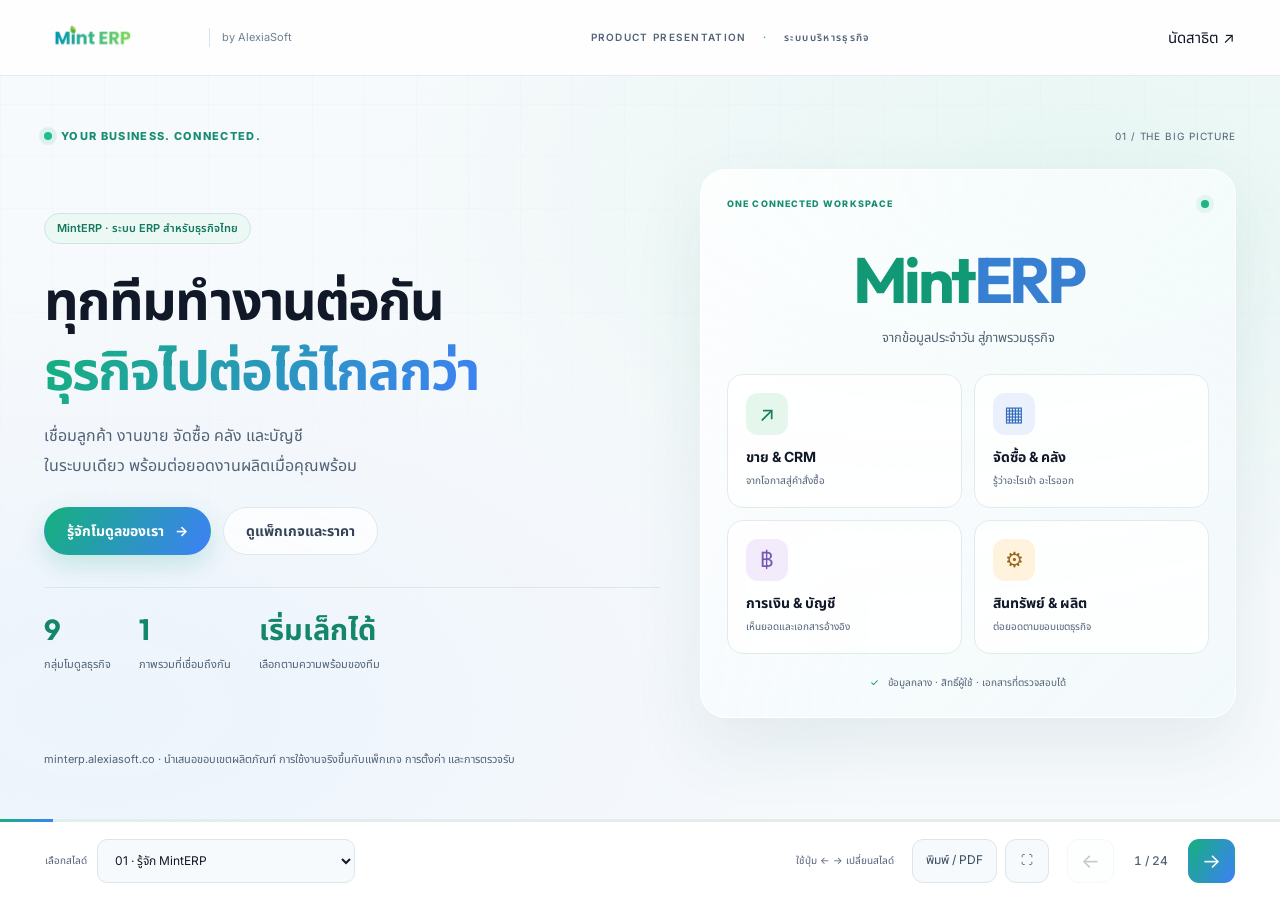
<file: presentation/index.html>
<!doctype html>
<html lang="th-TH">
<head>
  <meta charset="utf-8">
  <meta name="viewport" content="width=device-width, initial-scale=1">
  <meta name="theme-color" content="#f7fafc">
  <title>MintERP Presentation | เชื่อมทุกงานของธุรกิจ</title>
  <meta name="description" content="รู้จัก MintERP ระบบ ERP สำหรับธุรกิจไทย ดู 9 โมดูล ฟีเจอร์ Workflow การเชื่อมต่อ ราคา Subscription และ License พร้อมแนวทาง Customize และเริ่มใช้งาน">
  <link rel="canonical" href="https://minterp.alexiasoft.co/presentation/">
  <meta property="og:type" content="website">
  <meta property="og:locale" content="th_TH">
  <meta property="og:site_name" content="MintERP by AlexiaSoft">
  <meta property="og:title" content="MintERP — เชื่อมทุกงานของธุรกิจ">
  <meta property="og:description" content="Product presentation · โมดูล ฟีเจอร์ Workflow ราคา และการปรับแต่งระบบ">
  <meta property="og:url" content="https://minterp.alexiasoft.co/presentation/">
  <link rel="icon" type="image/svg+xml" href="/assets/images/favicon.svg">
  <link rel="preconnect" href="https://fonts.googleapis.com">
  <link rel="preconnect" href="https://fonts.gstatic.com" crossorigin>
  <link href="https://fonts.googleapis.com/css2?family=Inter:wght@400;500;600;700;800&family=Noto+Sans+Thai:wght@400;500;600;700;800&family=Outfit:wght@500;600;700;800&display=swap" rel="stylesheet">
  <link rel="stylesheet" href="/assets/css/styles.css">
  <link rel="stylesheet" href="/assets/css/presentation.css">
  <script src="/assets/js/presentation.js" defer></script>
</head>
<body class="presentation">
  <a class="skip-link" href="#deck">ข้ามไปเนื้อหาสไลด์</a>
  <header class="deck-header">
    <a class="brand" href="/" aria-label="กลับหน้าแรก MintERP"><img src="/assets/images/mint-erp-logo.png" alt="MintERP" width="152" height="40"><span class="brand-by">by AlexiaSoft</span></a>
    <span class="deck-edition">PRODUCT PRESENTATION <span>·</span> ระบบบริหารธุรกิจ</span>
    <a class="text-link" href="/#contact">นัดสาธิต <span aria-hidden="true">↗</span></a>
  </header>

  <main class="deck" id="deck" aria-label="สไลด์แนะนำผลิตภัณฑ์ MintERP" tabindex="-1">
    <section class="slide cover" id="intro" data-title="รู้จัก MintERP" aria-labelledby="intro-title">
      <div class="slide-top"><span class="eyebrow"><span class="eyebrow-dot"></span> YOUR BUSINESS. CONNECTED.</span><span class="chapter">01 / THE BIG PICTURE</span></div>
      <div class="split cover-split">
        <div>
          <span class="pill">MintERP · ระบบ ERP สำหรับธุรกิจไทย</span>
          <h1 id="intro-title">ทุกทีมทำงานต่อกัน<br><span class="gradient-text">ธุรกิจไปต่อได้ไกลกว่า</span></h1>
          <p class="lead">เชื่อมลูกค้า งานขาย จัดซื้อ คลัง และบัญชี<br>ในระบบเดียว พร้อมต่อยอดงานผลิตเมื่อคุณพร้อม</p>
          <div class="hero-actions"><a class="button button-primary" href="#modules">รู้จักโมดูลของเรา <span aria-hidden="true">→</span></a><a class="button button-quiet" href="#subscription">ดูแพ็กเกจและราคา</a></div>
          <div class="cover-stats"><div><strong>9</strong><span>กลุ่มโมดูลธุรกิจ</span></div><div><strong>1</strong><span>ภาพรวมที่เชื่อมถึงกัน</span></div><div><strong>เริ่มเล็กได้</strong><span>เลือกตามความพร้อมของทีม</span></div></div>
        </div>
        <div class="cover-art" aria-label="แนวคิดการเชื่อมงานขาย คลัง การเงิน และบัญชี">
          <div class="art-heading"><span class="eyebrow">ONE CONNECTED WORKSPACE</span><span class="live-dot" aria-hidden="true"></span></div>
          <div class="art-brand">Mint<span>ERP</span><small>จากข้อมูลประจำวัน สู่ภาพรวมธุรกิจ</small></div>
          <div class="art-grid"><div><span class="module-icon">↗</span><b>ขาย &amp; CRM</b><small>จากโอกาสสู่คำสั่งซื้อ</small></div><div><span class="module-icon blue">▦</span><b>จัดซื้อ &amp; คลัง</b><small>รู้ว่าอะไรเข้า อะไรออก</small></div><div><span class="module-icon purple">฿</span><b>การเงิน &amp; บัญชี</b><small>เห็นยอดและเอกสารอ้างอิง</small></div><div><span class="module-icon amber">⚙</span><b>สินทรัพย์ &amp; ผลิต</b><small>ต่อยอดตามขอบเขตธุรกิจ</small></div></div>
          <div class="art-footer"><span aria-hidden="true">✓</span> ข้อมูลกลาง · สิทธิ์ผู้ใช้ · เอกสารที่ตรวจสอบได้</div>
        </div>
      </div>
      <p class="slide-note">minterp.alexiasoft.co · นำเสนอขอบเขตผลิตภัณฑ์ การใช้งานจริงขึ้นกับแพ็กเกจ การตั้งค่า และการตรวจรับ</p>
    </section>

    <section class="slide" id="why" data-title="ทำไมธุรกิจต้องมี ERP" aria-labelledby="why-title">
      <div class="slide-top"><span class="eyebrow">FROM SILOS TO FLOW</span><span class="chapter">01 / THE BIG PICTURE</span></div>
      <h2 id="why-title">เมื่อธุรกิจโตขึ้น<br><span class="gradient-text">ข้อมูลไม่ควรแยกกันโต</span></h2>
      <p class="lead">MintERP ช่วยให้ทีมส่งต่องานจากเอกสารที่เกี่ยวข้อง แทนการเริ่มกรอกใหม่ในทุกแผนก</p>
      <div class="cards three">
        <article class="panel"><span class="panel-index">01 · SALES</span><h3>ขายแล้ว… ของพร้อมไหม?</h3><p>ฝ่ายขายต้องถามคลังซ้ำ และติดตามสถานะจากหลายช่องทาง</p><div class="answer">เชื่อมคำสั่งขายกับข้อมูลสินค้า<br>และตรวจความพร้อมก่อนลงรายการ</div></article>
        <article class="panel"><span class="panel-index">02 · OPERATIONS</span><h3>ซื้อแล้ว… รับครบหรือยัง?</h3><p>ใบขอซื้อ ใบสั่งซื้อ และการรับของแยกกัน ทำให้ตามงานต่อยาก</p><div class="answer">อ้างอิง PR → PO → รับสินค้า<br>แล้วส่งต่อใบซื้อเชื่อและเจ้าหนี้</div></article>
        <article class="panel"><span class="panel-index">03 · MANAGEMENT</span><h3>ยอดนี้… มาจากเอกสารไหน?</h3><p>ผู้บริหารเห็นตัวเลข แต่ทีมต้องไล่หาที่มาจากหลายไฟล์</p><div class="answer">ดู Dashboard และรายงาน<br>พร้อมตรวจเอกสารต้นทางตามสิทธิ์</div></article>
      </div>
      <div class="takeaway"><b>เหมาะกับ</b> ธุรกิจซื้อมา–ขายไป ค้าส่ง ค้าปลีก และธุรกิจที่มีการผลิตตามขอบเขตที่ตกลง <span>ไม่จำเป็นต้องเปลี่ยนทุกอย่างในวันเดียว</span></div>
    </section>

    <section class="slide" id="modules" data-title="แผนที่ 9 โมดูล" aria-labelledby="modules-title">
      <div class="slide-top"><span class="eyebrow">THE MINT ERP ECOSYSTEM</span><span class="chapter">01 / THE BIG PICTURE</span></div>
      <h2 id="modules-title">9 โมดูลธุรกิจ <span class="gradient-text">ทำงานบนข้อมูลที่เชื่อมกัน</span></h2>
      <p class="lead">คลิกเลือกโมดูลเพื่อดูฟีเจอร์ หรือเล่าตามลำดับตั้งแต่หน้าบ้านถึงหลังบ้าน</p>
      <nav class="module-map" aria-label="เลือกดูรายละเอียดโมดูล">
        <a href="#dashboard"><span class="module-icon">◫</span><div><b>Dashboard</b><small>ภาพรวมผู้บริหาร</small></div><span class="map-tag">CORE</span></a>
        <a href="#crm"><span class="module-icon">♡</span><div><b>CRM</b><small>ลูกค้า โอกาสขาย และทีม</small></div><span class="map-tag">BUSINESS</span></a>
        <a href="#sales"><span class="module-icon">↗</span><div><b>Sales &amp; POS</b><small>เสนอราคา สั่งขาย ขายหน้าร้าน</small></div><span class="map-tag">CORE</span></a>
        <a href="#purchasing"><span class="module-icon blue">⇄</span><div><b>Purchasing</b><small>ขอซื้อ สั่งซื้อ รับสินค้า</small></div><span class="map-tag">CORE</span></a>
        <a href="#wms"><span class="module-icon blue">▦</span><div><b>WMS</b><small>สินค้า คลัง และต้นทุน</small></div><span class="map-tag">CORE</span></a>
        <a href="#finance"><span class="module-icon purple">฿</span><div><b>Finance</b><small>รับ–จ่าย ลูกหนี้ เจ้าหนี้</small></div><span class="map-tag">CORE</span></a>
        <a href="#accounting"><span class="module-icon purple">≡</span><div><b>Accounting</b><small>บัญชี ภาษี และรายงาน</small></div><span class="map-tag">CORE</span></a>
        <a href="#asset"><span class="module-icon amber">⌂</span><div><b>Asset</b><small>ทะเบียน ค่าเสื่อม และงานซ่อม</small></div><span class="map-tag">BUSINESS</span></a>
        <a href="#hrm"><span class="module-icon">♙</span><div><b>HRM</b><small>พนักงานและโครงสร้างองค์กร</small></div><span class="map-tag">ตามขอบเขต</span></a>
        <a href="#logistics"><span class="module-icon blue">→</span><div><b>Logistics</b><small>แผนและสถานะการจัดส่ง</small></div><span class="map-tag">ตามขอบเขต</span></a>
        <a href="#production"><span class="module-icon amber">⚙</span><div><b>Production</b><small>BOM, WIP และต้นทุนการผลิต</small></div><span class="map-tag">EXPERTISE ADD-ON</span></a>
      </nav>
      <div class="foundation"><b>ฐานร่วมของระบบ</b><span>บริษัท / สาขา / คลัง</span><span>ผู้ใช้และสิทธิ์</span><span>เลขที่เอกสาร</span><span>Workflow &amp; Audit</span></div>
      <p class="slide-note">Core เป็นฐานของ Business · Production ซื้อเพิ่มได้ · HRM และ Logistics ประเมินตามขอบเขตและยังไม่รวมในราคามาตรฐานที่แสดง</p>
    </section>

    <section class="slide" id="dashboard" data-title="Dashboard · ภาพรวมธุรกิจ" aria-labelledby="dashboard-title">
      <div class="slide-top"><span class="eyebrow">01 · EXECUTIVE DASHBOARD</span><span class="pill">Core / Business</span></div>
      <div class="split">
        <div><h2 id="dashboard-title">รู้ว่าวันนี้<br><span class="gradient-text">ต้องโฟกัสเรื่องอะไร</span></h2><p class="lead">มุมมองสำหรับเจ้าของธุรกิจและผู้บริหาร ไม่ต้องเริ่มจากการรวบรวมตัวเลขทีละฝ่าย</p><ul class="feature-list"><li><b>ยอดขายและกำไรขั้นต้น</b><span>ติดตามผลตามช่วงเวลาและสาขา</span></li><li><b>กระแสเงินสด ลูกหนี้ และเจ้าหนี้</b><span>เห็นยอดคงค้างและประเด็นทางการเงิน</span></li><li><b>สินค้าคงเหลือและงานรอดำเนินการ</b><span>ใช้ภาพรวมเป็นจุดเริ่มต้นตรวจรายละเอียด</span></li></ul></div>
        <figure class="product-shot"><div class="shot-bar"><span class="window-dots" aria-hidden="true"><i></i><i></i><i></i></span> MintERP / Dashboard</div><a href="/assets/images/screenshots/dashboard.png" target="_blank" rel="noopener noreferrer" aria-label="เปิดภาพ Dashboard ขนาดเต็มในแท็บใหม่"><img src="/assets/images/screenshots/dashboard.png" alt="หน้าจอ Dashboard ของ MintERP แสดงตัวชี้วัดและกราฟธุรกิจ" width="1440" height="1100"></a><figcaption>หน้าจอจากระบบทดสอบ · ข้อมูลตัวอย่างและชื่อที่แทนที่แล้ว</figcaption></figure>
      </div>
      <div class="connection"><b>เชื่อมกับ</b> Sales / POS + WMS + Finance + Accounting <span aria-hidden="true">→</span> ภาพรวมตามข้อมูลและสิทธิ์ที่มี</div>
    </section>

    <section class="slide" id="crm" data-title="CRM · ดูแลลูกค้าและทีมขาย" aria-labelledby="crm-title">
      <div class="slide-top"><span class="eyebrow">02 · CUSTOMER RELATIONSHIPS</span><span class="pill">Business</span></div>
      <h2 id="crm-title">ไม่ปล่อยให้โอกาสขาย<br><span class="gradient-text">หายไปกับการลืมติดตาม</span></h2>
      <p class="lead">CRM รวมข้อมูลลูกค้า งานของทีม และโอกาสการขายไว้ในจุดเดียว</p>
      <div class="cards three"><article class="panel"><span class="module-icon">♡</span><h3>Customer 360</h3><ul><li>ข้อมูลติดต่อและผู้ติดต่อหลายคน</li><li>กิจกรรมและประวัติเอกสารขาย</li><li>ยอดขาย ลูกหนี้ และวงเงินเครดิต</li><li>ตรวจข้อมูลซ้ำและเจ้าของลูกค้า</li></ul></article><article class="panel"><span class="module-icon blue">◷</span><h3>My Work &amp; Calendar</h3><ul><li>งานวันนี้ งานถัดไป และเกินกำหนด</li><li>กิจกรรม นัดหมาย และ Next action</li><li>ทีมขายและผู้รับผิดชอบ</li><li>แจ้งเตือนในระบบ / Web Push เมื่อเปิดใช้</li></ul></article><article class="panel"><span class="module-icon purple">↗</span><h3>Pipeline &amp; Forecast</h3><ul><li>โอกาสขายและ Kanban ตาม Stage</li><li>สินค้าที่สนใจและความต้องการ</li><li>Weighted Forecast เทียบเป้าหมาย</li><li>Win rate, Sales cycle และดีลเสี่ยง</li></ul></article></div>
      <ol class="flow" aria-label="ขั้นตอน CRM"><li><small>CRM</small><b>ลูกค้า &amp; กิจกรรม</b></li><li><small>CRM</small><b>Opportunity</b></li><li><small>ส่งต่อข้อมูล</small><b>Sales Intake</b></li><li><small>SALES / POS</small><b>เสนอราคา / สั่งขาย</b></li></ol>
      <p class="slide-note">ข้อมูลลูกค้ากลางใช้ต่อใน POS ได้ · POS ตรวจราคาและเงื่อนไขอีกครั้งก่อนบันทึก ไม่ถือราคาแนะนำใน CRM เป็นราคายืนยัน</p>
    </section>

    <section class="slide" id="sales" data-title="Sales & POS · วงจรงานขาย" aria-labelledby="sales-title">
      <div class="slide-top"><span class="eyebrow">03 · SALES &amp; POS</span><span class="pill">Core / Business</span></div>
      <div class="split"><div><h2 id="sales-title">จากเสนอราคา<br><span class="gradient-text">ไปจนถึงรับชำระ</span></h2><p class="lead">รองรับการขายผ่านเอกสารและการขายหน้าร้านในโมดูล Sales / POS ของ MintERP</p><ul class="feature-list"><li><b>เอกสารขายที่อ้างอิงกัน</b><span>รับข้อมูล → ขอราคา → เสนอราคา → ใบสั่งขาย → ขายสด / ขายเชื่อ</span></li><li><b>ราคาและเงื่อนไขการขาย</b><span>ลูกค้า กลุ่มลูกค้า Price List โปรโมชั่น และส่วนลดตามนโยบาย</span></li><li><b>ติดตามหลังการขายและผลงาน</b><span>รับชำระ มัดจำ รับคืน / ลดหนี้ เป้าขาย รายงาน และคอมมิชชั่น</span></li></ul></div><figure class="product-shot"><div class="shot-bar"><span class="window-dots" aria-hidden="true"><i></i><i></i><i></i></span> MintERP / Sales overview</div><a href="/assets/images/screenshots/pos.png" target="_blank" rel="noopener noreferrer" aria-label="เปิดภาพ Sales และ POS ขนาดเต็มในแท็บใหม่"><img src="/assets/images/screenshots/pos.png" alt="ภาพหน้าจอ Sales และ POS แสดงยอดขายและรายการรอดำเนินการ" width="1440" height="1100" loading="lazy"></a><figcaption>หน้าจอจากระบบทดสอบ · ข้อมูลตัวอย่างและชื่อที่แทนที่แล้ว</figcaption></figure></div>
      <div class="connection"><b>เชื่อมกับ</b> CRM ส่งความต้องการ · WMS ตรวจและจ่ายสินค้า · Finance รับเงิน · Accounting ลงบัญชีตาม workflow</div>
    </section>

    <section class="slide" id="purchasing" data-title="Purchasing · จัดซื้อ" aria-labelledby="purchasing-title">
      <div class="slide-top"><span class="eyebrow">04 · PROCUREMENT</span><span class="pill">Core / Business</span></div>
      <h2 id="purchasing-title">ซื้ออย่างมีขั้นตอน<br><span class="gradient-text">ตรวจที่มาได้ก่อนจ่ายเงิน</span></h2>
      <p class="lead">จัดการความต้องการซื้อ เงื่อนไขคู่ค้า และเอกสารรับของที่ใช้ประกอบการตั้งหนี้</p>
      <div class="cards three"><article class="panel"><span class="panel-index">PLAN &amp; ORDER</span><h3>ขอซื้อและสั่งซื้อ</h3><ul><li>ข้อมูล Supplier และเงื่อนไขคู่ค้า</li><li>ใบขอซื้อ PR และขั้นตอนอนุมัติ</li><li>ใบสั่งซื้อ PO อ้างอิงความต้องการ</li><li>ติดตามสถานะและพิมพ์เอกสาร</li></ul></article><article class="panel"><span class="panel-index">RECEIVE &amp; MATCH</span><h3>รับของและตรวจเอกสาร</h3><ul><li>รับสินค้าตาม PO / รับบางส่วน</li><li>สินค้า หน่วยซื้อ และหน่วยสต็อก</li><li>จับคู่ PO + รับสินค้า + ใบซื้อเชื่อ</li><li>ตรวจผลต่างก่อนอนุมัติ / ลงรายการ</li></ul></article><article class="panel"><span class="panel-index">PAY &amp; TRACE</span><h3>ตั้งหนี้และติดตามต่อ</h3><ul><li>ใบซื้อเชื่อสินค้า / ค่าใช้จ่าย</li><li>เจ้าหนี้อ้างอิงเอกสารที่ลงบัญชีแล้ว</li><li>คืนซื้อและเอกสารลดหนี้</li><li>ตรวจสถานะการชำระผ่าน Finance</li></ul></article></div>
      <ol class="flow" aria-label="ขั้นตอนจัดซื้อ"><li><small>ขออนุมัติ</small><b>PR</b></li><li><small>สั่งซื้อ</small><b>PO</b></li><li><small>ตรวจรับจริง</small><b>Goods Receipt</b></li><li><small>ตรวจและตั้งหนี้</small><b>ใบซื้อเชื่อ / AP</b></li><li><small>FINANCE</small><b>จ่ายชำระ</b></li></ol>
      <p class="slide-note">งานบริการ / ค่าใช้จ่ายที่ไม่ใช่สินค้าคงคลังไม่จำเป็นต้องผ่านการรับสินค้า · Stock / GL ลงตามเอกสารและการตั้งค่าที่กำหนด ไม่ลงซ้ำทุกขั้น</p>
    </section>

    <section class="slide" id="wms" data-title="WMS · สินค้าและคลัง" aria-labelledby="wms-title">
      <div class="slide-top"><span class="eyebrow">05 · WAREHOUSE &amp; INVENTORY</span><span class="pill">Core / Business</span></div>
      <div class="split"><div><h2 id="wms-title">รู้ยอด รู้การเคลื่อนไหว<br><span class="gradient-text">รู้ต้นทุนของสินค้า</span></h2><p class="lead">WMS เป็นจุดกลางของสินค้า คลัง และรายการรับ–จ่ายที่โมดูลอื่นใช้อ้างอิง</p><ul class="feature-list"><li><b>ข้อมูลสินค้าและหน่วยนับ</b><span>หมวดสินค้า หน่วยนับ การแปลงหน่วย และนโยบาย Min / Max</span></li><li><b>งานปฏิบัติการคลัง</b><span>เบิก รับคืน โอนออก / รับโอน ตรวจนับ และปรับปรุงสต็อก</span></li><li><b>ยอดและมูลค่าสินค้า</b><span>Stock Balance, Stock Card, AVG / FIFO, Valuation และกระทบยอดบัญชี</span></li></ul></div><figure class="product-shot"><div class="shot-bar"><span class="window-dots" aria-hidden="true"><i></i><i></i><i></i></span> MintERP / WMS</div><a href="/assets/images/screenshots/wms-items.png" target="_blank" rel="noopener noreferrer" aria-label="เปิดภาพ WMS ขนาดเต็มในแท็บใหม่"><img src="/assets/images/screenshots/wms-items.png" alt="รายการสินค้าและตัวกรองในโมดูล WMS" width="1440" height="1100" loading="lazy"></a><figcaption>หน้าจอจากระบบทดสอบ · ข้อมูลตัวอย่างและชื่อที่แทนที่แล้ว</figcaption></figure></div>
      <div class="connection"><b>เชื่อมกับ</b> จัดซื้อ → รับสินค้า · Sales → จ่ายสินค้า · Production ↔ วัตถุดิบ / สินค้าผลิต · Accounting ↔ ต้นทุน</div>
      <p class="slide-note">ตรวจนับใช้บันทึกผลต่าง ไม่ปรับยอดสต็อกอัตโนมัติ ต้องทำเอกสารปรับปรุงแยก · Min / Max แนะนำการซื้อ แต่ผู้ใช้เป็นผู้ยืนยัน</p>
    </section>

    <section class="slide" id="finance" data-title="Finance · บริหารรับ–จ่าย" aria-labelledby="finance-title">
      <div class="slide-top"><span class="eyebrow">06 · FINANCE &amp; CASH FLOW</span><span class="pill">Core / Business</span></div>
      <h2 id="finance-title">ขายได้ ไม่เท่ากับรับเงินแล้ว<br><span class="gradient-text">ติดตามเงินให้ครบวงจร</span></h2><p class="lead">แยกยอดคงค้างออกจากเงินรับ–จ่ายจริง พร้อมเอกสารและรายการบัญชีที่เกี่ยวข้อง</p>
      <div class="cards three"><article class="panel"><span class="module-icon">฿</span><h3>ลูกหนี้และเจ้าหนี้</h3><ul><li>AR / AP Open Items และ Aging</li><li>รับชำระลูกค้า / จ่ายชำระคู่ค้า</li><li>จัดสรรยอดกับเอกสารต้นทาง</li><li>เงินล่วงหน้าและเงินมัดจำ</li></ul></article><article class="panel"><span class="module-icon blue">⇄</span><h3>บริหารเงินประจำวัน</h3><ul><li>บัญชีเงินสดและธนาคาร</li><li>ใบขอจ่ายและใบสำคัญจ่าย</li><li>วงเงินสดย่อย เติมเงิน และเคลียร์</li><li>เงินทดรองพนักงานและโอนเงินภายใน</li></ul></article><article class="panel"><span class="module-icon purple">≡</span><h3>ตรวจสอบและติดตาม</h3><ul><li>อนุมัติและลงรายการตามสิทธิ์</li><li>เอกสารประกอบและประวัติ</li><li>VAT / WHT ตามเงื่อนไขที่ตั้งค่า</li><li>รายงานธุรกรรมและ Finance-to-GL</li></ul></article></div>
      <ol class="flow" aria-label="ขั้นตอนการเงิน"><li><small>SALES / PURCHASING</small><b>ยอดคงค้าง AR / AP</b></li><li><small>FINANCE</small><b>เตรียมรับ / จ่าย</b></li><li><small>ตรวจและลงรายการ</small><b>Settlement</b></li><li><small>ACCOUNTING</small><b>Journal &amp; ยอดคงเหลือ</b></li></ol>
    </section>

    <section class="slide" id="accounting" data-title="Accounting · บัญชีและรายงาน" aria-labelledby="accounting-title">
      <div class="slide-top"><span class="eyebrow">07 · ACCOUNTING &amp; CONTROL</span><span class="pill">Core / Business</span></div>
      <h2 id="accounting-title">ให้รายการประจำวัน<br><span class="gradient-text">มีที่มาถึงบัญชี</span></h2><p class="lead">กำหนดบัญชีและงวดให้ชัด แล้วตรวจความสัมพันธ์ระหว่างเอกสารธุรกิจกับรายการทางบัญชี</p>
      <div class="cards three"><article class="panel"><span class="panel-index">SET THE FOUNDATION</span><h3>ตั้งค่าบัญชี</h3><ul><li>ผังบัญชีและสมุดรายวัน</li><li>Account Mapping ของแต่ละเหตุการณ์</li><li>ปีบัญชีและงวดบัญชี</li><li>รหัสภาษีและนโยบายที่เกี่ยวข้อง</li></ul></article><article class="panel"><span class="panel-index">RECORD &amp; REVIEW</span><h3>บันทึกและตรวจสอบ</h3><ul><li>Journal และบัญชีแยกประเภท GL</li><li>อ้างอิงเอกสารต้นทางจากโมดูลอื่น</li><li>กระทบยอดและตรวจรายการค้าง</li><li>ควบคุมการลงรายการตามงวด / สิทธิ์</li></ul></article><article class="panel"><span class="panel-index">REPORT &amp; CLOSE</span><h3>รายงานและปิดรอบ</h3><ul><li>งบทดลองและรายงานการเงิน</li><li>กำไรขาดทุนและงบแสดงฐานะการเงิน</li><li>รายงานภาษีตามขอบเขตที่เปิดใช้</li><li>ตรวจความพร้อมก่อนปิดงวด</li></ul></article></div>
      <div class="ledger-diagram"><div><b>Sales + Purchasing</b><small>รายได้ / ซื้อ / ลูกหนี้ / เจ้าหนี้</small></div><div><b>WMS + Production + Asset</b><small>ต้นทุน / สินค้าคงเหลือ / สินทรัพย์</small></div><div><b>Finance</b><small>รายการรับ–จ่ายและการจัดสรร</small></div><div class="ledger-hub"><span aria-hidden="true">↓</span><b>Account Mapping → Journal → GL → รายงาน</b><small>ตรวจเอกสาร บัญชี และงวด ก่อนลงรายการตาม workflow</small></div></div>
      <p class="slide-note">ยืนยันรูปแบบภาษีและรายงานกับทีมบัญชีในโครงการ · ไม่ถือว่าการพิมพ์ PDF เป็นบริการ e-Tax / e-Receipt</p>
    </section>

    <section class="slide" id="asset" data-title="Asset · วงจรสินทรัพย์" aria-labelledby="asset-title">
      <div class="slide-top"><span class="eyebrow">08 · ASSET LIFECYCLE</span><span class="pill">Business</span></div>
      <h2 id="asset-title">สินทรัพย์อยู่ที่ไหน ใครดูแล<br><span class="gradient-text">และมีมูลค่าเหลือเท่าไร</span></h2><p class="lead">เชื่อมทะเบียน การเปลี่ยนแปลง และงานบัญชีสินทรัพย์ พร้อมติดตามงานซ่อมแยกอย่างเป็นระบบ</p>
      <div class="cards three"><article class="panel"><span class="module-icon amber">⌂</span><h3>ทะเบียนและตำแหน่ง</h3><ul><li>ทะเบียน หมวด และสถานที่</li><li>ผู้ดูแลและเอกสารประกอบ</li><li>โอนย้ายสาขา / สถานที่</li><li>ตรวจนับและติดตามสถานะ</li></ul></article><article class="panel"><span class="module-icon purple">≡</span><h3>มูลค่าและบัญชี</h3><ul><li>รับรู้และเพิ่มมูลค่าสินทรัพย์</li><li>ค่าเสื่อม Book / Tax ตามงวด</li><li>ด้อยค่า จำหน่าย และตัดออก</li><li>กระทบยอดทะเบียนกับ GL</li></ul></article><article class="panel"><span class="module-icon blue">⚙</span><h3>แจ้งซ่อมและบำรุงรักษา</h3><ul><li>เปิดงานและมอบหมายผู้รับผิดชอบ</li><li>ติดตามซ่อม / รออะไหล่ / ปิดงาน</li><li>แผนบำรุงรักษาตามรอบ</li><li>รายงานค่าใช้จ่ายและเวลาหยุดใช้งาน</li></ul></article></div>
      <ol class="flow" aria-label="วงจรสินทรัพย์"><li><small>เอกสารซื้อ / ยอดยกมา</small><b>รับรู้สินทรัพย์</b></li><li><small>ASSET</small><b>ทะเบียน &amp; ผู้ดูแล</b></li><li><small>ตามอายุการใช้งาน</small><b>ค่าเสื่อม / โอนย้าย</b></li><li><small>ACCOUNTING</small><b>GL &amp; กระทบยอด</b></li></ol>
    </section>

    <section class="slide" id="hrm" data-title="HRM · บุคลากรและองค์กร" aria-labelledby="hrm-title">
      <div class="slide-top"><span class="eyebrow">09 · HUMAN RESOURCE MANAGEMENT</span><span class="pill">ตามขอบเขต</span></div>
      <h2 id="hrm-title">ข้อมูลคนและโครงสร้างองค์กร<br><span class="gradient-text">อยู่ในระบบเดียวกัน</span></h2>
      <p class="lead">จัดระเบียบข้อมูลพนักงานและงานบุคคลที่จำเป็น โดยเปิดใช้เฉพาะส่วนที่ตรงกับกระบวนการขององค์กร</p>
      <div class="cards three"><article class="panel"><span class="panel-index">EMPLOYEE</span><h3>ข้อมูลพนักงาน</h3><ul><li>ประวัติและสถานะการทำงาน</li><li>เอกสารและข้อมูลติดต่อ</li><li>สาขา หน่วยงาน และตำแหน่ง</li></ul></article><article class="panel"><span class="panel-index">ORGANIZATION</span><h3>โครงสร้างและสิทธิ์</h3><ul><li>บริษัท สาขา และหน่วยงาน</li><li>สายบังคับบัญชาและผู้รับผิดชอบ</li><li>กำหนดสิทธิ์ตามบทบาท</li></ul></article><article class="panel"><span class="panel-index">LEAVE &amp; TIME</span><h3>ลาและเวลาทำงาน</h3><ul><li>คำขอและขั้นตอนอนุมัติ</li><li>ปฏิทินและข้อมูลเวลาทำงาน</li><li>รายงานตามขอบเขตที่เปิดใช้</li></ul></article></div>
      <p class="slide-note">Payroll เครื่องลงเวลา และการเชื่อมต่อระบบภายนอกไม่ถือว่ารวมโดยอัตโนมัติ ต้องยืนยันข้อมูล กฎคำนวณ และขอบเขตในข้อเสนอ</p>
    </section>

    <section class="slide" id="logistics" data-title="Logistics · วางแผนการจัดส่ง" aria-labelledby="logistics-title">
      <div class="slide-top"><span class="eyebrow">10 · LOGISTICS</span><span class="pill">ตามขอบเขต</span></div>
      <h2 id="logistics-title">จากสินค้าพร้อมส่ง<br><span class="gradient-text">ถึงสถานะการส่งมอบ</span></h2>
      <p class="lead">เชื่อมความต้องการจัดส่งจากงานขายและคลัง เพื่อให้ทีมเห็นแผน ผู้รับผิดชอบ และความคืบหน้าในจุดเดียว</p>
      <div class="cards three"><article class="panel"><span class="panel-index">PLAN</span><h3>เตรียมแผนจัดส่ง</h3><ul><li>รายการรอส่งจากเอกสารขาย</li><li>วันส่ง จุดส่ง และเงื่อนไข</li><li>ตรวจความพร้อมของสินค้ากับคลัง</li></ul></article><article class="panel"><span class="panel-index">TRIP</span><h3>จัดเที่ยวและผู้รับผิดชอบ</h3><ul><li>รวมรายการเป็นเที่ยวส่ง</li><li>ระบุรถ คนขับ หรือทีมจัดส่ง</li><li>ติดตามเอกสารที่เกี่ยวข้อง</li></ul></article><article class="panel"><span class="panel-index">DELIVERY</span><h3>ติดตามการส่งมอบ</h3><ul><li>สถานะระหว่างเตรียมและจัดส่ง</li><li>บันทึกผลและปัญหาการส่งมอบ</li><li>เชื่อมกลับไปยัง Sales และ WMS</li></ul></article></div>
      <p class="slide-note">การจัดเส้นทางอัตโนมัติ GPS Fleet Management และการเชื่อมผู้ให้บริการขนส่งต้องประเมินแยกตามขอบเขต</p>
    </section>

    <section class="slide" id="production" data-title="Production · วางแผนและงานผลิต" aria-labelledby="production-title">
      <div class="slide-top"><span class="eyebrow">11 · PRODUCTION EXPERTISE</span><span class="pill addon-pill">โมดูลเสริม · ความเชี่ยวชาญหลัก</span></div>
      <div class="split"><div><h2 id="production-title">เห็นตั้งแต่แผนผลิต<br><span class="gradient-text">ถึงที่มาของต้นทุน</span></h2><p class="lead">พัฒนาจากประสบการณ์ระบบในธุรกิจผลิตและแปรรูปโลหะจริง โดยยังเปิดเป็นโมดูลเสริมเพื่อไม่บังคับธุรกิจซื้อมาขายไปให้ใช้ขั้นตอนผลิต</p><ul class="feature-list"><li><b>BOM และการวางแผน</b><span>โครงสร้างวัตถุดิบ ใบสั่งผลิต Work Order และ Planning Timeline</span></li><li><b>Shop Floor สำหรับหน้างาน</b><span>คิวงาน เบิก / คืนวัตถุดิบ ของเสีย รับสินค้าผลิต และแจ้งปัญหา</span></li><li><b>เชื่อมสินค้าและต้นทุน</b><span>WMS ดูแลการเคลื่อนไหว · ติดตาม WIP และต้นทุนตามรายการผลิต</span></li></ul></div><figure class="product-shot"><div class="shot-bar"><span class="window-dots" aria-hidden="true"><i></i><i></i><i></i></span> MintERP / Production Control Center</div><a href="/assets/images/screenshots/production.png" target="_blank" rel="noopener noreferrer" aria-label="เปิดภาพ Production ขนาดเต็มในแท็บใหม่"><img src="/assets/images/screenshots/production.png" alt="Production Control Center แสดงคิวและสถานะงานผลิต" width="1440" height="1100" loading="lazy"></a><figcaption>หน้าจอจากระบบทดสอบ · ข้อมูลตัวอย่างและชื่อที่แทนที่แล้ว</figcaption></figure></div>
      <div class="connection"><b>เชื่อมกับ</b> WMS ↔ วัตถุดิบ / สินค้าผลิต · Accounting ↔ ต้นทุน · Sales → คำขอผลิต <span class="status-note">ส่วน Sales → Production รอตรวจรับ UAT</span></div>
    </section>

    <section class="slide" id="sales-flow" data-title="Workflow · จากลูกค้าถึงรับเงิน" aria-labelledby="sales-flow-title">
      <div class="slide-top"><span class="eyebrow">WORKFLOW 01 · ORDER TO CASH</span><span class="chapter">03 / CONNECT THE DOTS</span></div>
      <h2 id="sales-flow-title">หนึ่งคำสั่งซื้อ <span class="gradient-text">ส่งต่องานได้หลายทีม</span></h2><p class="lead">ตัวอย่างเส้นทางขายเชื่อ ตั้งแต่รู้จักลูกค้าจนถึงรับเงินและตรวจรายการบัญชี</p>
      <div class="swimlanes" role="group" aria-label="แผนภาพขายเชื่อจาก CRM ผ่าน Sales WMS Finance และ Accounting">
        <div class="lane"><div class="lane-label">CRM<small>สร้างโอกาส</small></div><ol class="flow"><li><b>ลูกค้า / Opportunity</b><small>ผู้รับผิดชอบ + สินค้าที่สนใจ</small></li><li><b>ส่งข้อมูลให้ฝ่ายขาย</b><small>Sales Intake</small></li></ol></div>
        <div class="lane"><div class="lane-label">SALES / POS<small>ยืนยันการขาย</small></div><ol class="flow"><li><b>ใบเสนอราคา</b><small>ราคาและเงื่อนไข</small></li><li><b>ใบสั่งขาย SO</b><small>ยืนยันคำสั่งซื้อ</small></li><li><b>ขายเชื่อ IV</b><small>ตรวจและลงรายการ</small></li></ol></div>
        <div class="lane"><div class="lane-label">WMS<small>สินค้า &amp; ต้นทุน</small></div><ol class="flow"><li><b>ตรวจสต็อกพร้อมขาย</b><small>คลัง + จำนวน + หน่วย</small></li><li><b>จ่ายสินค้า / ต้นทุน</b><small>เมื่อ Post ตามเงื่อนไข</small></li></ol></div>
        <div class="lane"><div class="lane-label">FINANCE → GL<small>เงิน &amp; บัญชี</small></div><ol class="flow"><li><b>ลูกหนี้ AR</b><small>จาก IV ที่ลงบัญชีแล้ว</small></li><li><b>รับชำระ / จัดสรร</b><small>ตามเอกสารคงค้าง</small></li><li><b>Journal / รายงาน</b><small>ตรวจยอดและที่มา</small></li></ol></div>
      </div>
      <div class="takeaway"><b>จุดส่งต่อสำคัญ</b> IV เชื่อมงานคลังและลูกหนี้ · รับเงินภายหลังผ่าน Finance · ขายสดใช้เส้นทางรับชำระที่เกี่ยวข้อง</div>
      <p class="slide-note">Diagram ย่อกระบวนการ ไม่ใช่ทุกขั้นที่สร้าง Stock / GL · การตรวจสต็อกเกิดก่อนยืนยันลงรายการขาย</p>
    </section>

    <section class="slide" id="purchase-flow" data-title="Workflow · จากขอซื้อถึงจ่ายเงิน" aria-labelledby="purchase-flow-title">
      <div class="slide-top"><span class="eyebrow">WORKFLOW 02 · PROCURE TO PAY</span><span class="chapter">03 / CONNECT THE DOTS</span></div>
      <h2 id="purchase-flow-title">รับของถูกต้อง <span class="gradient-text">ตั้งหนี้มีที่มา</span></h2><p class="lead">เชื่อมงานจัดซื้อ คลัง การเงิน และบัญชี โดยตรวจข้อมูลอ้างอิงก่อนลงรายการ</p>
      <ol class="flow large-flow" aria-label="จากขอซื้อถึงจ่ายชำระ"><li><span class="step-num">01</span><small>PURCHASING</small><b>ขอซื้อ PR</b><p>ระบุสินค้า จำนวน<br>และขออนุมัติ</p></li><li><span class="step-num">02</span><small>PURCHASING</small><b>สั่งซื้อ PO</b><p>ยืนยัน Supplier<br>ราคาและหน่วย</p></li><li><span class="step-num">03</span><small>RECEIVING</small><b>รับสินค้า GR</b><p>ตรวจของจริง<br>และยอดรับตาม PO</p></li><li><span class="step-num">04</span><small>PURCHASING</small><b>ใบซื้อเชื่อ</b><p>จับคู่เอกสาร<br>ก่อน Post</p></li><li><span class="step-num">05</span><small>FINANCE</small><b>จ่ายเจ้าหนี้</b><p>ตรวจ AP<br>และจัดสรรยอดจ่าย</p></li></ol>
      <div class="cards two"><article class="panel accent-panel"><span class="panel-index">THREE-WAY MATCH</span><h3>PO + GR + ใบซื้อเชื่อ</h3><p>ตรวจคู่ค้า สินค้า หน่วย จำนวน และราคา / ต้นทุน<br>หากมีผลต่าง ต้องตรวจและอนุมัติตามนโยบาย</p></article><article class="panel"><span class="panel-index">INVENTORY &amp; ACCOUNTING</span><h3>Stock + AP + Journal</h3><p>รายการสินค้าเชื่อม WMS ผ่านขั้น Post ของใบซื้อเชื่อ<br>การรับของไม่สร้าง GL ซ้ำกับใบซื้อเชื่อใน workflow นี้</p></article></div>
      <p class="slide-note">การซื้อบริการ / ค่าใช้จ่ายที่ไม่ผ่านคลังใช้ใบซื้อเชื่อและบัญชีค่าใช้จ่าย โดยไม่ผ่าน GR</p>
    </section>

    <section class="slide" id="production-flow" data-title="Workflow · จากคำขอถึงสินค้าผลิต" aria-labelledby="production-flow-title">
      <div class="slide-top"><span class="eyebrow">WORKFLOW 03 · PLAN TO PRODUCE</span><span class="pill addon-pill">Production add-on</span></div>
      <h2 id="production-flow-title">ฝ่ายขายบอกความต้องการ<br><span class="gradient-text">ฝ่ายผลิตเป็นผู้วางแผน</span></h2><p class="lead">ผลิตเพื่อเก็บสต็อก หรือรับคำขอผลิตจากฝ่ายขาย โดยใช้ BOM และ Work Order เป็นจุดควบคุมงาน</p>
      <div class="production-inputs"><div class="panel"><b>Make to Stock</b><p>ฝ่ายผลิตวางแผนเพื่อเติมสินค้าคงคลัง</p></div><span aria-hidden="true">หรือ</span><div class="panel"><b>Sales Order → คำขอสั่งผลิต</b><p>ฝ่ายขายส่งกำหนดส่งและข้อกำหนดเฉพาะ</p></div></div>
      <div class="merge-label">↓ ฝ่ายวางแผนตรวจ BOM และสร้างใบสั่งผลิต ↓</div>
      <ol class="flow large-flow" aria-label="ขั้นตอนการผลิต"><li><small>PRODUCTION</small><b>BOM + Work Order</b><p>วัตถุดิบ จำนวน<br>และแผนเริ่ม–จบ</p></li><li><small>WMS → PRODUCTION</small><b>เบิกวัตถุดิบ</b><p>ตรวจและลง Stock<br>ก่อนดำเนินงาน</p></li><li><small>SHOP FLOOR</small><b>ผลิต / คืน / ของเสีย</b><p>บันทึกหน้างาน<br>และติดตาม WIP</p></li><li><small>PRODUCTION → WMS</small><b>รับสินค้าผลิต</b><p>สินค้าเข้าสต็อก<br>พร้อมตรวจต้นทุน</p></li></ol>
      <div class="takeaway"><b>ไม่สร้าง WO อัตโนมัติ</b> ฝ่ายขายส่งคำขอ → ฝ่ายวางแผนสร้าง WO · การขายตรวจสต็อกที่พร้อมจริง ไม่ใช้สถานะ “ผลิตเสร็จ” แทนยอดพร้อมขาย</div>
      <p class="scope-warning">ส่วนเชื่อมคำขอ Sales → Production มีโค้ดแล้ว แต่ยังรอผู้ใช้ตรวจรับ UAT ตาม checklist ปัจจุบัน ต้องยืนยัน flow ในเดโมและขอบเขตส่งมอบก่อนเปิดใช้งานจริง</p>
    </section>

    <section class="slide" id="control" data-title="ข้อมูลกลาง สิทธิ์ และการตรวจสอบ" aria-labelledby="control-title">
      <div class="slide-top"><span class="eyebrow">CONNECTED, WITH CONTROL</span><span class="chapter">03 / CONNECT THE DOTS</span></div>
      <h2 id="control-title">เชื่อมข้อมูลกัน<br><span class="gradient-text">ไม่ได้แปลว่าทุกคนเห็นทุกอย่าง</span></h2><p class="lead">Settings และ Platform เป็นฐานร่วม เพื่อให้ทีมทำงานตามหน้าที่และตรวจสอบรายการย้อนหลังได้</p>
      <div class="cards three"><article class="panel"><span class="panel-index">CONTEXT</span><h3>บริษัท สาขา และคลัง</h3><p>กำหนดขอบเขตข้อมูลและคลังที่ผู้ใช้ทำงาน เลือกโมดูลตามความพร้อมของธุรกิจ</p></article><article class="panel"><span class="panel-index">ACCESS</span><h3>ผู้ใช้ บทบาท และสิทธิ์</h3><p>แยกการดู สร้าง อนุมัติ และลงรายการ รวมถึงสิทธิ์หน้างานที่ไม่ต้องเห็นบัญชีหรือต้นทุน</p></article><article class="panel"><span class="panel-index">TRACEABILITY</span><h3>เอกสารและประวัติ</h3><p>เลขเอกสาร สถานะ อ้างอิงต้นทาง และ Audit ช่วยตามที่มาของการเปลี่ยนแปลง</p></article></div>
      <ol class="flow" aria-label="แนวคิดวงจรเอกสาร"><li><small>เตรียมข้อมูล</small><b>ร่าง</b></li><li><small>ตามนโยบาย</small><b>ตรวจ / อนุมัติ</b></li><li><small>ตามสิทธิ์และความพร้อม</small><b>ลง Stock / บัญชี</b></li><li><small>หากต้องแก้ไขภายหลัง</small><b>เอกสารยกเลิก / แก้ไข</b></li></ol>
      <p class="slide-note">สถานะและสายอนุมัติแตกต่างตามประเภทเอกสาร · ไม่แก้ทับรายการที่ลงแล้วโดยไม่มีประวัติ · ยืนยันสิทธิ์และการตั้งค่าก่อน Go-live</p>
    </section>

    <section class="slide" id="subscription" data-title="ราคา · Subscription" aria-labelledby="subscription-title">
      <div class="slide-top"><span class="eyebrow">PRICING 01 · HOSTED STANDARD</span><span class="chapter">04 / YOUR WAY TO START</span></div>
      <h2 id="subscription-title">เริ่มด้วย <span class="gradient-text">Subscription</span></h2><p class="lead">ระบบมาตรฐานบน Cloud ที่ AlexiaSoft ดูแล · ไม่แก้โค้ดเฉพาะราย</p>
      <div class="cards two pricing-cards">
        <article class="panel"><span class="panel-index">CORE · เริ่มจากงานหลัก</span><h3 class="price">฿5,900 <small>/ เดือน</small></h3><p class="annual">หรือ ฿59,000 / ปี · จ่ายเทียบ 10 เดือน</p><ul><li>1 บริษัท · 1 สาขา · คลังสินค้า 2 แห่งรวม</li><li>ผู้ใช้ 8 บัญชี</li><li>Sales / POS, WMS, จัดซื้อ, Finance, Accounting, Dashboard</li></ul><div class="price-setup">ค่าติดตั้งเริ่ม <b>฿19,000</b> แยกต่างหาก</div></article>
        <article class="panel accent-panel"><span class="panel-index">BUSINESS · สำหรับทีมที่ขยาย</span><h3 class="price">฿10,900 <small>/ เดือน</small></h3><p class="annual">หรือ ฿109,000 / ปี · จ่ายเทียบ 10 เดือน</p><ul><li>1 บริษัท · สูงสุด 3 สาขา · คลังสินค้า 6 แห่งรวม</li><li>ผู้ใช้ 15 บัญชี</li><li>ทุกโมดูล Core + CRM + Asset</li></ul><div class="price-setup">ค่าติดตั้งเริ่ม <b>฿39,000</b> แยกต่างหาก</div></article>
      </div>
      <div class="addon-bar"><b>+ Production</b><span>฿3,900 / เดือน หรือ ฿39,000 / ปี</span><small>ค่าติดตั้งเพิ่ม ฿15,000</small></div>
      <p class="pricing-footnote"><b>รวม:</b> Cloud Hosting, AWS S3 (Core 100 GB / Business 200 GB), สำรองข้อมูล, อัปเดตมาตรฐาน และ Support คำถามการใช้งาน / ตรวจสอบปัญหาระบบในวัน/เวลาทำการ<br>ราคาเริ่มต้น ไม่รวม VAT, ย้ายข้อมูลเก่า, เชื่อมต่อระบบภายนอก และพัฒนาเฉพาะ · ยืนยันขอบเขตและบริการในใบเสนอราคา</p>
    </section>

    <section class="slide" id="license" data-title="ราคา · Perpetual License" aria-labelledby="license-title">
      <div class="slide-top"><span class="eyebrow">PRICING 02 · PERPETUAL LICENSE</span><span class="chapter">04 / YOUR WAY TO START</span></div>
      <h2 id="license-title">ต้องการปรับเฉพาะธุรกิจ?<br><span class="gradient-text">Perpetual License</span></h2><p class="lead">สิทธิ์ใช้ระบบถาวรตามสัญญา ติดตั้งตามโครงสร้างที่ตกลง และประเมินงานปรับแต่งแยก</p>
      <div class="cards two pricing-cards"><article class="panel"><span class="panel-index">CORE LICENSE</span><h3 class="price">฿320,000 <small>ครั้งเดียว</small></h3><ul><li>1 บริษัท · 1 สาขา · คลังสินค้า 3 แห่งรวม</li><li>ผู้ใช้ 10 บัญชี · โมดูล Core</li></ul><div class="price-setup">ค่าติดตั้งเริ่ม <b>฿60,000</b></div></article><article class="panel accent-panel"><span class="panel-index">BUSINESS LICENSE</span><h3 class="price">฿520,000 <small>ครั้งเดียว</small></h3><ul><li>1 บริษัท · สูงสุด 5 สาขา · คลังสินค้า 15 แห่งรวม</li><li>ผู้ใช้ 30 บัญชี · Core + CRM + Asset</li></ul><div class="price-setup">ค่าติดตั้งเริ่ม <b>฿100,000</b></div></article></div>
      <div class="addon-bar"><b>+ Production License</b><span>฿150,000</span><small>ติดตั้งเริ่ม ฿30,000 · หากต่อ MA ตั้งแต่ปีที่ 2 เพิ่ม ฿27,000 / ปี</small></div>
      <div class="addon-bar"><b>+ Managed Cloud</b><span>Core ฿59,000 / ปี · Business ฿79,000 / ปี</span><small>AWS S3 100 / 200 GB · ติดตั้ง Cloud เริ่ม ฿20,000</small></div>
      <p class="pricing-footnote"><b>พร้อมใช้บน Managed Cloud ปีแรก:</b> Core เริ่ม ฿459,000 · Business เริ่ม ฿719,000<br><b>ปีที่ 2:</b> Managed Cloud Core ฿59,000 / Business ฿79,000 · หากเลือกต่อ MA รวมเป็น Core ฿116,600 / Business ฿172,600 ต่อปี<br>MA เป็นบริการเลือกต่ออายุ คิด 18% ของ License และ Expansion ที่อยู่ภายใต้การดูแล · ราคาไม่รวม VAT, Production, ย้ายข้อมูล, เชื่อมระบบ และ Customize</p>
    </section>

    <section class="slide" id="capacity" data-title="เพิ่มผู้ใช้ สาขา คลัง และงบเริ่มต้น" aria-labelledby="capacity-title">
      <div class="slide-top"><span class="eyebrow">ROOM TO GROW</span><span class="chapter">04 / YOUR WAY TO START</span></div>
      <h2 id="capacity-title">ขยายตามการใช้งาน<br><span class="gradient-text">เห็นค่าใช้จ่ายก่อนตัดสินใจ</span></h2><p class="lead">คิดเฉพาะจำนวนหรือพื้นที่ที่เกินจากแพ็กเกจ · ผู้ใช้เป็นบัญชีรายบุคคล คลังนับแยกจากสาขา</p>
      <div class="table-wrap"><table><caption>ราคาส่วนเพิ่มจากจำนวนที่รวมในแพ็กเกจ (ไม่รวม VAT)</caption><thead><tr><th scope="col">ส่วนเพิ่ม</th><th scope="col">Subscription / เดือน</th><th scope="col">Subscription / ปี</th><th scope="col">License / สิทธิ์ถาวร</th></tr></thead><tbody><tr><th scope="row">ผู้ใช้เพิ่ม</th><td>฿200 / บัญชี</td><td>฿2,000 / บัญชี</td><td>5 บัญชี ฿30,000 · 10 บัญชี ฿50,000</td></tr><tr><th scope="row">สาขาเพิ่ม</th><td>฿900 / สาขา</td><td>฿9,000 / สาขา</td><td>฿40,000 รวมคลัง 3 แห่ง</td></tr><tr><th scope="row">คลังเพิ่ม</th><td>฿500 / แห่ง</td><td>฿5,000 / แห่ง</td><td>฿10,000 / แห่ง</td></tr><tr><th scope="row">AWS S3 เพิ่ม 100 GB</th><td>—</td><td>—</td><td>฿500 / เดือน หรือ ฿5,000 / ปี</td></tr></tbody></table></div>
      <div class="cards two"><article class="panel"><span class="panel-index">CORE SUBSCRIPTION · งบรวม</span><h3>ปีแรก ฿78,000</h3><p>ปีถัดไป ฿59,000 / ปี<br>เมื่อจำนวนและขอบเขตเท่าเดิม</p></article><article class="panel accent-panel"><span class="panel-index">BUSINESS + PRODUCTION · งบรวม</span><h3>ปีแรก ฿202,000</h3><p>ปีถัดไป ฿148,000 / ปี<br>เมื่อจำนวนและขอบเขตเท่าเดิม</p></article></div>
      <p class="slide-note">Expansion Pack ของ License ชำระครั้งเดียว ไม่มีค่าผู้ใช้หรือสาขารายเดือน · การเพิ่มสิทธิ์ไม่ทำให้ค่า Managed Cloud เพิ่มอัตโนมัติ · Subscription รายปีคิดเทียบ 10 เดือน · ยืนยันราคาสุดท้ายในใบเสนอราคา</p>
    </section>

    <section class="slide" id="customize" data-title="Custom ได้ไหม · ขอบเขตที่ชัดเจน" aria-labelledby="customize-title">
      <div class="slide-top"><span class="eyebrow">FIT THE SYSTEM TO YOUR BUSINESS</span><span class="chapter">04 / YOUR WAY TO START</span></div>
      <h2 id="customize-title">Custom ได้ไหม? <span class="gradient-text">ได้ ตามขอบเขตที่ตกลง</span></h2><p class="lead">เริ่มจากตรวจว่าระบบมาตรฐานตอบโจทย์แค่ไหน แล้วค่อยพัฒนาเฉพาะส่วนที่จำเป็นจริง</p>
      <div class="cards three"><article class="panel"><span class="panel-index">01 · CONFIGURE</span><h3>ตั้งค่าระบบมาตรฐาน</h3><p>บริษัท สาขา คลัง สิทธิ์ผู้ใช้ เลขเอกสาร บัญชี และโมดูลตามแพ็กเกจ</p><div class="answer">Subscription / License<br>ตามความสามารถที่ระบบรองรับ</div></article><article class="panel accent-panel"><span class="panel-index">02 · CUSTOMIZE</span><h3>ปรับเฉพาะธุรกิจ</h3><p>นำโจทย์เอกสาร รายงาน และขั้นตอนเฉพาะมาให้ทีมประเมินความเป็นไปได้</p><div class="answer">Perpetual License<br>คิดค่าออกแบบ / พัฒนาแยก</div></article><article class="panel"><span class="panel-index">03 · INTEGRATE</span><h3>เชื่อมระบบ / ย้ายข้อมูล</h3><p>ตรวจข้อมูลต้นทาง API สิทธิ์การเข้าถึง และวิธีตรวจความถูกต้องก่อนตกลงงาน</p><div class="answer">ประเมินเป็นโครงการ<br>ไม่รวมอยู่ในราคามาตรฐาน</div></article></div>
      <ol class="flow" aria-label="ขั้นตอนงานปรับแต่ง"><li><b>เก็บ Requirement</b><small>ปัญหาและตัวอย่างจริง</small></li><li><b>สรุป Scope &amp; ราคา</b><small>สิ่งที่ทำ / ไม่ทำ / เกณฑ์รับงาน</small></li><li><b>พัฒนา &amp; ทดสอบ</b><small>ตรวจผลกระทบกับ flow เดิม</small></li><li><b>UAT &amp; ส่งมอบ</b><small>ผู้ใช้ตรวจรับก่อน Go-live</small></li></ol>
      <p class="slide-note">Subscription ไม่แก้โค้ดเฉพาะราย · License ไม่ได้หมายถึงพัฒนาเพิ่มฟรีหรือโอนกรรมสิทธิ์ Source Code · ระยะเวลา สิทธิ์ และการดูแลส่วน Custom ระบุในสัญญา</p>
    </section>

    <section class="slide" id="implementation" data-title="แผนเริ่มใช้งานและการส่งมอบ" aria-labelledby="implementation-title">
      <div class="slide-top"><span class="eyebrow">A PRACTICAL START</span><span class="chapter">05 / LET’S GET STARTED</span></div>
      <h2 id="implementation-title">ไม่เริ่มจากเปิดทุกโมดูล<br><span class="gradient-text">เริ่มจากงานที่ทีมต้องใช้จริง</span></h2><p class="lead">ตกลงเป้าหมาย ข้อมูล และผู้รับผิดชอบ ก่อนวางแผนเริ่มใช้ทีละกระบวนการ</p>
      <ol class="flow large-flow" aria-label="แผนนำระบบไปใช้งาน"><li><span class="step-num">01</span><b>คุยโจทย์ &amp; Demo</b><p>ดู workflow ที่เกี่ยวข้อง<br>พร้อมเอกสารตัวอย่าง</p></li><li><span class="step-num">02</span><b>Scope &amp; Setup</b><p>เลือกแพ็กเกจและโมดูล<br>ตั้งค่าสิทธิ์และข้อมูลหลัก</p></li><li><span class="step-num">03</span><b>Training &amp; UAT</b><p>แนะนำทีมและทดสอบ<br>ด้วยกรณีงานที่ตกลง</p></li><li><span class="step-num">04</span><b>Go-live &amp; Support</b><p>เริ่มใช้งานตามแผน<br>ติดตามและแก้ปัญหา</p></li></ol>
      <div class="cards two"><article class="panel"><h3>สิ่งที่ทีมคุณช่วยเตรียม</h3><p>ผู้รับผิดชอบแต่ละฝ่าย · ผัง workflow · ตัวอย่างเอกสาร · ข้อมูลสินค้า / ลูกค้า / คู่ค้า · จำนวนผู้ใช้ สาขา และคลัง</p></article><article class="panel accent-panel"><h3>สิ่งที่ตกลงร่วมกันก่อนเริ่ม</h3><p>โมดูลและฟีเจอร์ · ขอบเขตย้ายข้อมูล · การตั้งค่าบัญชี · เกณฑ์ตรวจรับ · แผนอบรม / Go-live · ช่องทางและขอบเขต Support</p></article></div>
      <p class="slide-note">ระยะเวลาดำเนินงานประเมินตามขอบเขตและความพร้อมข้อมูล ไม่รับประกันจำนวนวันโดยยังไม่ตรวจโจทย์ · Support มาตรฐานในวัน/เวลาทำการ</p>
    </section>

    <section class="slide closing" id="contact" data-title="นัดสาธิต MintERP" aria-labelledby="contact-title">
      <div class="slide-top"><span class="eyebrow">READY WHEN YOU ARE</span><span class="chapter">05 / LET’S GET STARTED</span></div>
      <div class="split"><div><span class="pill">MintERP by AlexiaSoft</span><h2 id="contact-title">เห็นภาพแล้ว<br>มาดูงานของคุณ<br><span class="gradient-text">ใน MintERP กัน</span></h2><p class="lead">เล่าขั้นตอนที่อยากปรับปรุง แล้วให้เราสาธิต<br>การทำงานที่เกี่ยวข้องกับธุรกิจของคุณ</p><div class="hero-actions"><a class="button button-primary" href="mailto:sale@alexiasoft.co?subject=นัดสาธิต%20MintERP%20จาก%20Presentation">นัดสาธิตผ่านอีเมล <span aria-hidden="true">↗</span></a><a class="button button-quiet" href="tel:+66616975959">061-697-5959</a></div><p class="contact-detail"><a href="mailto:sale@alexiasoft.co">sale@alexiasoft.co</a><br><a href="https://minterp.alexiasoft.co/">minterp.alexiasoft.co</a></p></div><div class="panel closing-panel"><span class="eyebrow">YOUR NEXT CHAPTER</span><h3>คุยให้ชัด 3 เรื่อง<br>ก่อนเลือก ERP</h3><ol><li><b>ธุรกิจคุณทำอะไร?</b><span>ขายสินค้า บริการ หรือมีการผลิต</span></li><li><b>งานไหนอยากให้ดีขึ้น?</b><span>ฝ่ายขาย คลัง จัดซื้อ บัญชี หรือทั้ง flow</span></li><li><b>ทีมพร้อมเริ่มแค่ไหน?</b><span>ผู้ใช้ สาขา ข้อมูล และงบประมาณ</span></li></ol><a class="text-link" href="/#pricing">ดูรายละเอียดแพ็กเกจบนเว็บไซต์ <span aria-hidden="true">→</span></a></div></div>
      <p class="slide-note">เอกสารแนะนำผลิตภัณฑ์ ไม่ใช่ใบเสนอราคา · ฟีเจอร์ ราคา การปรับแต่ง และบริการยืนยันตามขอบเขตและสัญญา</p>
    </section>
  </main>

  <footer class="deck-controls" aria-label="ควบคุมการนำเสนอ" hidden>
    <progress id="deck-progress" value="1" max="22" aria-label="ความคืบหน้าการนำเสนอ"></progress>
    <div class="slide-picker"><label for="slide-select">เลือกสไลด์</label><select id="slide-select"></select></div>
    <span class="keyboard-hint">ใช้ปุ่ม ← → เปลี่ยนสไลด์</span>
    <div class="deck-tools"><button type="button" id="print-deck" title="พิมพ์ทุกสไลด์หรือบันทึกเป็น PDF">พิมพ์ / PDF</button><button type="button" id="fullscreen-deck" aria-label="เปิดเต็มหน้าจอ" title="เปิดเต็มหน้าจอ" hidden>⛶</button></div>
    <nav class="slide-navigation" aria-label="เปลี่ยนสไลด์"><button type="button" id="prev-slide" aria-label="สไลด์ก่อนหน้า">←</button><output id="slide-count" aria-live="polite" aria-atomic="true">1 / 22</output><button type="button" id="next-slide" aria-label="สไลด์ถัดไป">→</button></nav>
  </footer>
  <p id="deck-status" class="sr-only" role="status"></p>
  <noscript><p class="no-script">เลื่อนอ่านได้ทุกสไลด์ · เปิด JavaScript เพื่อใช้โหมดนำเสนอและปุ่มเปลี่ยนสไลด์</p></noscript>
</body>
</html>
</file>
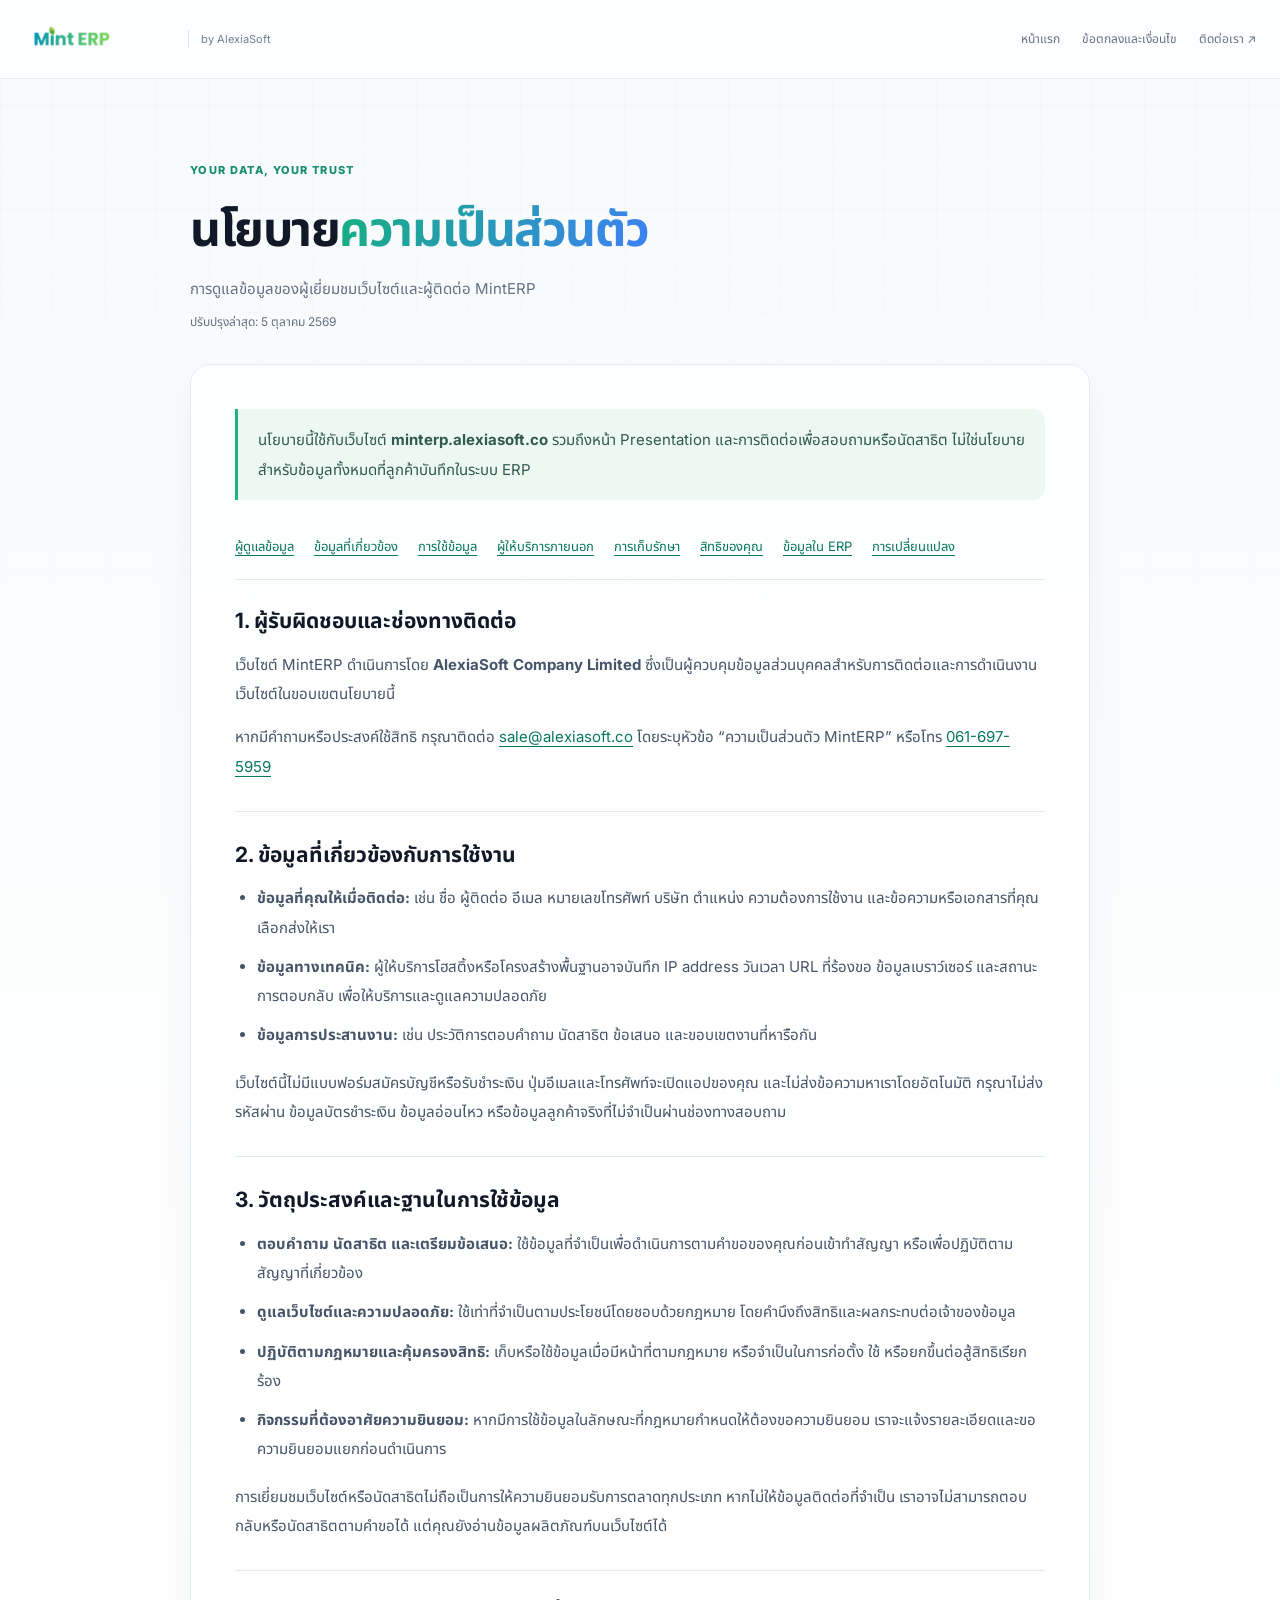
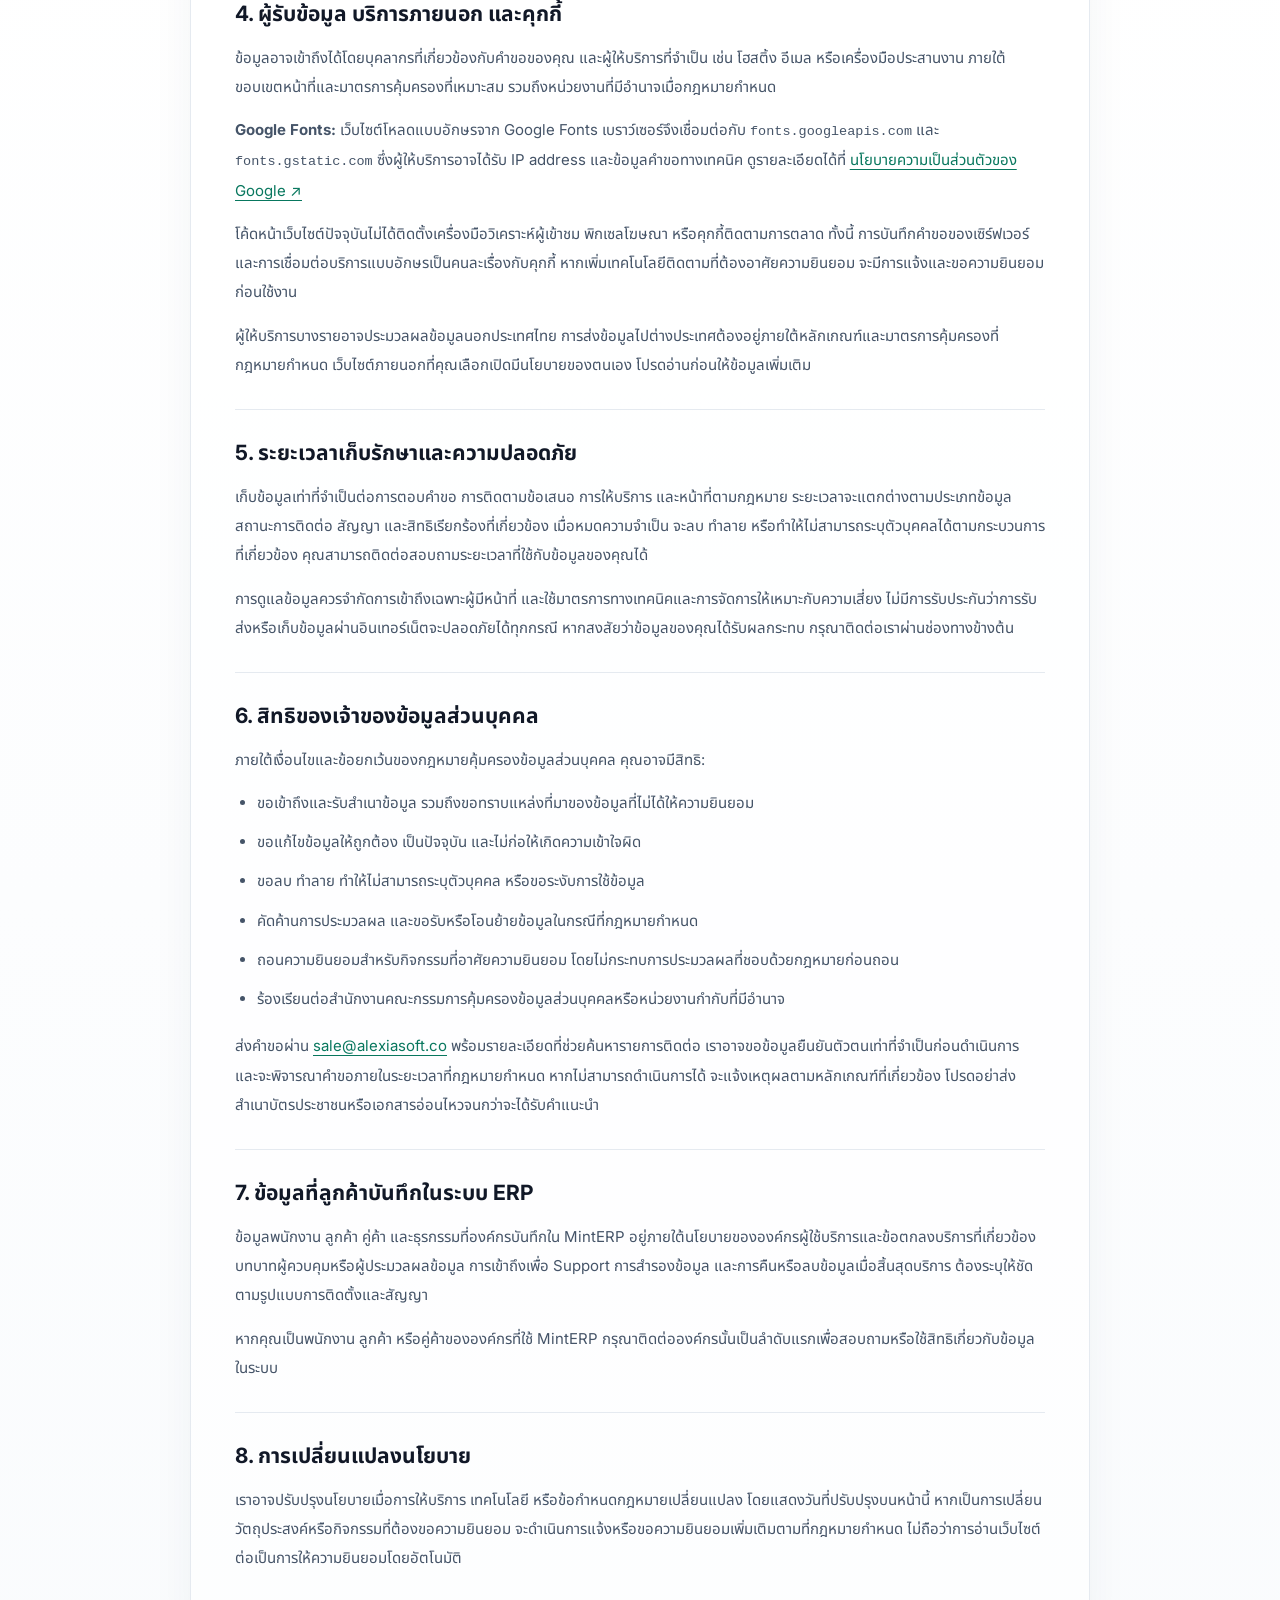
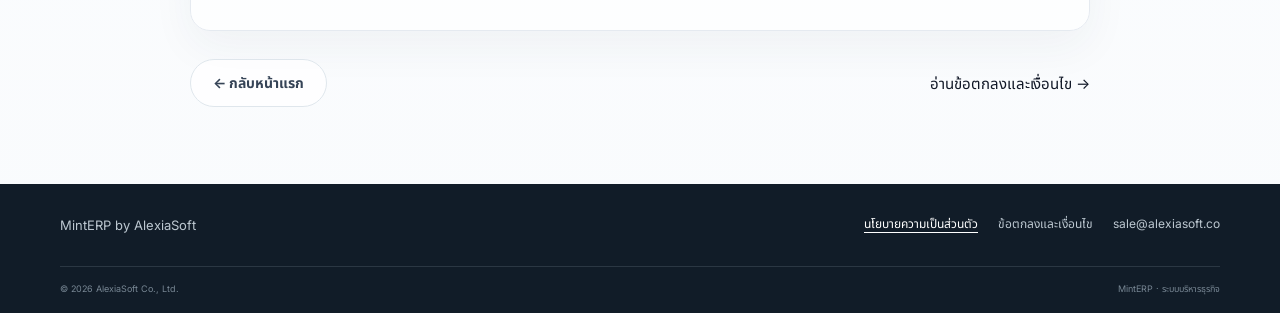
<file: privacy/index.html>
<!doctype html>
<html lang="th-TH">
<head>
  <meta charset="utf-8">
  <meta name="viewport" content="width=device-width, initial-scale=1">
  <meta name="theme-color" content="#f7fafc">
  <title>นโยบายความเป็นส่วนตัว | MintERP by AlexiaSoft</title>
  <meta name="description" content="นโยบายความเป็นส่วนตัวของเว็บไซต์ MintERP ข้อมูลที่เกี่ยวข้องกับการเยี่ยมชมและติดต่อเรา วัตถุประสงค์การใช้ข้อมูล สิทธิของคุณ และช่องทางติดต่อ AlexiaSoft">
  <link rel="canonical" href="https://minterp.alexiasoft.co/privacy/">
  <link rel="icon" type="image/svg+xml" href="/assets/images/favicon.svg">
  <link rel="preconnect" href="https://fonts.googleapis.com">
  <link rel="preconnect" href="https://fonts.gstatic.com" crossorigin>
  <link href="https://fonts.googleapis.com/css2?family=Inter:wght@400;500;600;700;800&family=Noto+Sans+Thai:wght@400;500;600;700;800&family=Outfit:wght@500;600;700;800&display=swap" rel="stylesheet">
  <link rel="stylesheet" href="/assets/css/styles.css">
</head>
<body class="legal-page">
  <header class="site-header">
    <div class="nav-wrap">
      <a class="brand" href="/" aria-label="MintERP หน้าแรก"><img src="/assets/images/mint-erp-logo.png" alt="MintERP"><span class="brand-by">by AlexiaSoft</span></a>
      <nav class="legal-header-links" aria-label="เมนูหลัก"><a href="/">หน้าแรก</a><a href="/terms/">ข้อตกลงและเงื่อนไข</a><a class="text-link" href="/#contact">ติดต่อเรา ↗</a></nav>
    </div>
  </header>
  <main class="legal-shell" id="content">
    <div class="legal-intro"><span class="eyebrow">YOUR DATA, YOUR TRUST</span><h1>นโยบาย<span class="gradient-text">ความเป็นส่วนตัว</span></h1><p>การดูแลข้อมูลของผู้เยี่ยมชมเว็บไซต์และผู้ติดต่อ MintERP</p><p class="legal-updated">ปรับปรุงล่าสุด: <time datetime="2026-10-05">5 ตุลาคม 2569</time></p></div>
    <article class="legal-content" aria-label="รายละเอียดนโยบายความเป็นส่วนตัว">
      <p class="legal-callout">นโยบายนี้ใช้กับเว็บไซต์ <strong>minterp.alexiasoft.co</strong> รวมถึงหน้า Presentation และการติดต่อเพื่อสอบถามหรือนัดสาธิต ไม่ใช่นโยบายสำหรับข้อมูลทั้งหมดที่ลูกค้าบันทึกในระบบ ERP</p>
      <nav class="legal-toc" aria-label="สารบัญนโยบายความเป็นส่วนตัว"><a href="#controller">ผู้ดูแลข้อมูล</a><a href="#data">ข้อมูลที่เกี่ยวข้อง</a><a href="#purpose">การใช้ข้อมูล</a><a href="#providers">ผู้ให้บริการภายนอก</a><a href="#retention">การเก็บรักษา</a><a href="#rights">สิทธิของคุณ</a><a href="#erp-data">ข้อมูลใน ERP</a><a href="#changes">การเปลี่ยนแปลง</a></nav>
      <section id="controller"><h2>1. ผู้รับผิดชอบและช่องทางติดต่อ</h2><p>เว็บไซต์ MintERP ดำเนินการโดย <strong>AlexiaSoft Company Limited</strong> ซึ่งเป็นผู้ควบคุมข้อมูลส่วนบุคคลสำหรับการติดต่อและการดำเนินงานเว็บไซต์ในขอบเขตนโยบายนี้</p><p>หากมีคำถามหรือประสงค์ใช้สิทธิ กรุณาติดต่อ <a href="mailto:sale@alexiasoft.co?subject=สอบถามความเป็นส่วนตัว%20MintERP">sale@alexiasoft.co</a> โดยระบุหัวข้อ “ความเป็นส่วนตัว MintERP” หรือโทร <a href="tel:+66616975959">061-697-5959</a></p></section>
      <section id="data"><h2>2. ข้อมูลที่เกี่ยวข้องกับการใช้งาน</h2><ul><li><strong>ข้อมูลที่คุณให้เมื่อติดต่อ:</strong> เช่น ชื่อ ผู้ติดต่อ อีเมล หมายเลขโทรศัพท์ บริษัท ตำแหน่ง ความต้องการใช้งาน และข้อความหรือเอกสารที่คุณเลือกส่งให้เรา</li><li><strong>ข้อมูลทางเทคนิค:</strong> ผู้ให้บริการโฮสติ้งหรือโครงสร้างพื้นฐานอาจบันทึก IP address วันเวลา URL ที่ร้องขอ ข้อมูลเบราว์เซอร์ และสถานะการตอบกลับ เพื่อให้บริการและดูแลความปลอดภัย</li><li><strong>ข้อมูลการประสานงาน:</strong> เช่น ประวัติการตอบคำถาม นัดสาธิต ข้อเสนอ และขอบเขตงานที่หารือกัน</li></ul><p>เว็บไซต์นี้ไม่มีแบบฟอร์มสมัครบัญชีหรือรับชำระเงิน ปุ่มอีเมลและโทรศัพท์จะเปิดแอปของคุณ และไม่ส่งข้อความหาเราโดยอัตโนมัติ กรุณาไม่ส่งรหัสผ่าน ข้อมูลบัตรชำระเงิน ข้อมูลอ่อนไหว หรือข้อมูลลูกค้าจริงที่ไม่จำเป็นผ่านช่องทางสอบถาม</p></section>
      <section id="purpose"><h2>3. วัตถุประสงค์และฐานในการใช้ข้อมูล</h2><ul><li><strong>ตอบคำถาม นัดสาธิต และเตรียมข้อเสนอ:</strong> ใช้ข้อมูลที่จำเป็นเพื่อดำเนินการตามคำขอของคุณก่อนเข้าทำสัญญา หรือเพื่อปฏิบัติตามสัญญาที่เกี่ยวข้อง</li><li><strong>ดูแลเว็บไซต์และความปลอดภัย:</strong> ใช้เท่าที่จำเป็นตามประโยชน์โดยชอบด้วยกฎหมาย โดยคำนึงถึงสิทธิและผลกระทบต่อเจ้าของข้อมูล</li><li><strong>ปฏิบัติตามกฎหมายและคุ้มครองสิทธิ:</strong> เก็บหรือใช้ข้อมูลเมื่อมีหน้าที่ตามกฎหมาย หรือจำเป็นในการก่อตั้ง ใช้ หรือยกขึ้นต่อสู้สิทธิเรียกร้อง</li><li><strong>กิจกรรมที่ต้องอาศัยความยินยอม:</strong> หากมีการใช้ข้อมูลในลักษณะที่กฎหมายกำหนดให้ต้องขอความยินยอม เราจะแจ้งรายละเอียดและขอความยินยอมแยกก่อนดำเนินการ</li></ul><p>การเยี่ยมชมเว็บไซต์หรือนัดสาธิตไม่ถือเป็นการให้ความยินยอมรับการตลาดทุกประเภท หากไม่ให้ข้อมูลติดต่อที่จำเป็น เราอาจไม่สามารถตอบกลับหรือนัดสาธิตตามคำขอได้ แต่คุณยังอ่านข้อมูลผลิตภัณฑ์บนเว็บไซต์ได้</p></section>
      <section id="providers"><h2>4. ผู้รับข้อมูล บริการภายนอก และคุกกี้</h2><p>ข้อมูลอาจเข้าถึงได้โดยบุคลากรที่เกี่ยวข้องกับคำขอของคุณ และผู้ให้บริการที่จำเป็น เช่น โฮสติ้ง อีเมล หรือเครื่องมือประสานงาน ภายใต้ขอบเขตหน้าที่และมาตรการคุ้มครองที่เหมาะสม รวมถึงหน่วยงานที่มีอำนาจเมื่อกฎหมายกำหนด</p><p><strong>Google Fonts:</strong> เว็บไซต์โหลดแบบอักษรจาก Google Fonts เบราว์เซอร์จึงเชื่อมต่อกับ <code>fonts.googleapis.com</code> และ <code>fonts.gstatic.com</code> ซึ่งผู้ให้บริการอาจได้รับ IP address และข้อมูลคำขอทางเทคนิค ดูรายละเอียดได้ที่ <a href="https://policies.google.com/privacy" target="_blank" rel="noopener noreferrer">นโยบายความเป็นส่วนตัวของ Google ↗</a></p><p>โค้ดหน้าเว็บไซต์ปัจจุบันไม่ได้ติดตั้งเครื่องมือวิเคราะห์ผู้เข้าชม พิกเซลโฆษณา หรือคุกกี้ติดตามการตลาด ทั้งนี้ การบันทึกคำขอของเซิร์ฟเวอร์และการเชื่อมต่อบริการแบบอักษรเป็นคนละเรื่องกับคุกกี้ หากเพิ่มเทคโนโลยีติดตามที่ต้องอาศัยความยินยอม จะมีการแจ้งและขอความยินยอมก่อนใช้งาน</p><p>ผู้ให้บริการบางรายอาจประมวลผลข้อมูลนอกประเทศไทย การส่งข้อมูลไปต่างประเทศต้องอยู่ภายใต้หลักเกณฑ์และมาตรการคุ้มครองที่กฎหมายกำหนด เว็บไซต์ภายนอกที่คุณเลือกเปิดมีนโยบายของตนเอง โปรดอ่านก่อนให้ข้อมูลเพิ่มเติม</p></section>
      <section id="retention"><h2>5. ระยะเวลาเก็บรักษาและความปลอดภัย</h2><p>เก็บข้อมูลเท่าที่จำเป็นต่อการตอบคำขอ การติดตามข้อเสนอ การให้บริการ และหน้าที่ตามกฎหมาย ระยะเวลาจะแตกต่างตามประเภทข้อมูล สถานะการติดต่อ สัญญา และสิทธิเรียกร้องที่เกี่ยวข้อง เมื่อหมดความจำเป็น จะลบ ทำลาย หรือทำให้ไม่สามารถระบุตัวบุคคลได้ตามกระบวนการที่เกี่ยวข้อง คุณสามารถติดต่อสอบถามระยะเวลาที่ใช้กับข้อมูลของคุณได้</p><p>การดูแลข้อมูลควรจำกัดการเข้าถึงเฉพาะผู้มีหน้าที่ และใช้มาตรการทางเทคนิคและการจัดการให้เหมาะกับความเสี่ยง ไม่มีการรับประกันว่าการรับส่งหรือเก็บข้อมูลผ่านอินเทอร์เน็ตจะปลอดภัยได้ทุกกรณี หากสงสัยว่าข้อมูลของคุณได้รับผลกระทบ กรุณาติดต่อเราผ่านช่องทางข้างต้น</p></section>
      <section id="rights"><h2>6. สิทธิของเจ้าของข้อมูลส่วนบุคคล</h2><p>ภายใต้เงื่อนไขและข้อยกเว้นของกฎหมายคุ้มครองข้อมูลส่วนบุคคล คุณอาจมีสิทธิ:</p><ul><li>ขอเข้าถึงและรับสำเนาข้อมูล รวมถึงขอทราบแหล่งที่มาของข้อมูลที่ไม่ได้ให้ความยินยอม</li><li>ขอแก้ไขข้อมูลให้ถูกต้อง เป็นปัจจุบัน และไม่ก่อให้เกิดความเข้าใจผิด</li><li>ขอลบ ทำลาย ทำให้ไม่สามารถระบุตัวบุคคล หรือขอระงับการใช้ข้อมูล</li><li>คัดค้านการประมวลผล และขอรับหรือโอนย้ายข้อมูลในกรณีที่กฎหมายกำหนด</li><li>ถอนความยินยอมสำหรับกิจกรรมที่อาศัยความยินยอม โดยไม่กระทบการประมวลผลที่ชอบด้วยกฎหมายก่อนถอน</li><li>ร้องเรียนต่อสำนักงานคณะกรรมการคุ้มครองข้อมูลส่วนบุคคลหรือหน่วยงานกำกับที่มีอำนาจ</li></ul><p>ส่งคำขอผ่าน <a href="mailto:sale@alexiasoft.co?subject=ขอใช้สิทธิข้อมูลส่วนบุคคล%20MintERP">sale@alexiasoft.co</a> พร้อมรายละเอียดที่ช่วยค้นหารายการติดต่อ เราอาจขอข้อมูลยืนยันตัวตนเท่าที่จำเป็นก่อนดำเนินการ และจะพิจารณาคำขอภายในระยะเวลาที่กฎหมายกำหนด หากไม่สามารถดำเนินการได้ จะแจ้งเหตุผลตามหลักเกณฑ์ที่เกี่ยวข้อง โปรดอย่าส่งสำเนาบัตรประชาชนหรือเอกสารอ่อนไหวจนกว่าจะได้รับคำแนะนำ</p></section>
      <section id="erp-data"><h2>7. ข้อมูลที่ลูกค้าบันทึกในระบบ ERP</h2><p>ข้อมูลพนักงาน ลูกค้า คู่ค้า และธุรกรรมที่องค์กรบันทึกใน MintERP อยู่ภายใต้นโยบายขององค์กรผู้ใช้บริการและข้อตกลงบริการที่เกี่ยวข้อง บทบาทผู้ควบคุมหรือผู้ประมวลผลข้อมูล การเข้าถึงเพื่อ Support การสำรองข้อมูล และการคืนหรือลบข้อมูลเมื่อสิ้นสุดบริการ ต้องระบุให้ชัดตามรูปแบบการติดตั้งและสัญญา</p><p>หากคุณเป็นพนักงาน ลูกค้า หรือคู่ค้าขององค์กรที่ใช้ MintERP กรุณาติดต่อองค์กรนั้นเป็นลำดับแรกเพื่อสอบถามหรือใช้สิทธิเกี่ยวกับข้อมูลในระบบ</p></section>
      <section id="changes"><h2>8. การเปลี่ยนแปลงนโยบาย</h2><p>เราอาจปรับปรุงนโยบายเมื่อการให้บริการ เทคโนโลยี หรือข้อกำหนดกฎหมายเปลี่ยนแปลง โดยแสดงวันที่ปรับปรุงบนหน้านี้ หากเป็นการเปลี่ยนวัตถุประสงค์หรือกิจกรรมที่ต้องขอความยินยอม จะดำเนินการแจ้งหรือขอความยินยอมเพิ่มเติมตามที่กฎหมายกำหนด ไม่ถือว่าการอ่านเว็บไซต์ต่อเป็นการให้ความยินยอมโดยอัตโนมัติ</p></section>
    </article>
    <div class="legal-actions"><a class="button button-quiet" href="/">← กลับหน้าแรก</a><a class="text-link" href="/terms/">อ่านข้อตกลงและเงื่อนไข →</a></div>
  </main>
  <footer class="site-footer"><div class="section-shell legal-footer"><span>MintERP by AlexiaSoft</span><nav class="legal-footer-links" aria-label="เอกสารและการติดต่อ"><a href="/privacy/" aria-current="page">นโยบายความเป็นส่วนตัว</a><a href="/terms/">ข้อตกลงและเงื่อนไข</a><a href="mailto:sale@alexiasoft.co">sale@alexiasoft.co</a></nav></div><div class="section-shell footer-bottom"><span>© <span id="year">2026</span> AlexiaSoft Co., Ltd.</span><a href="/">MintERP · ระบบบริหารธุรกิจ</a></div></footer>
  <script src="/assets/js/main.js" defer></script>
</body>
</html>
</file>
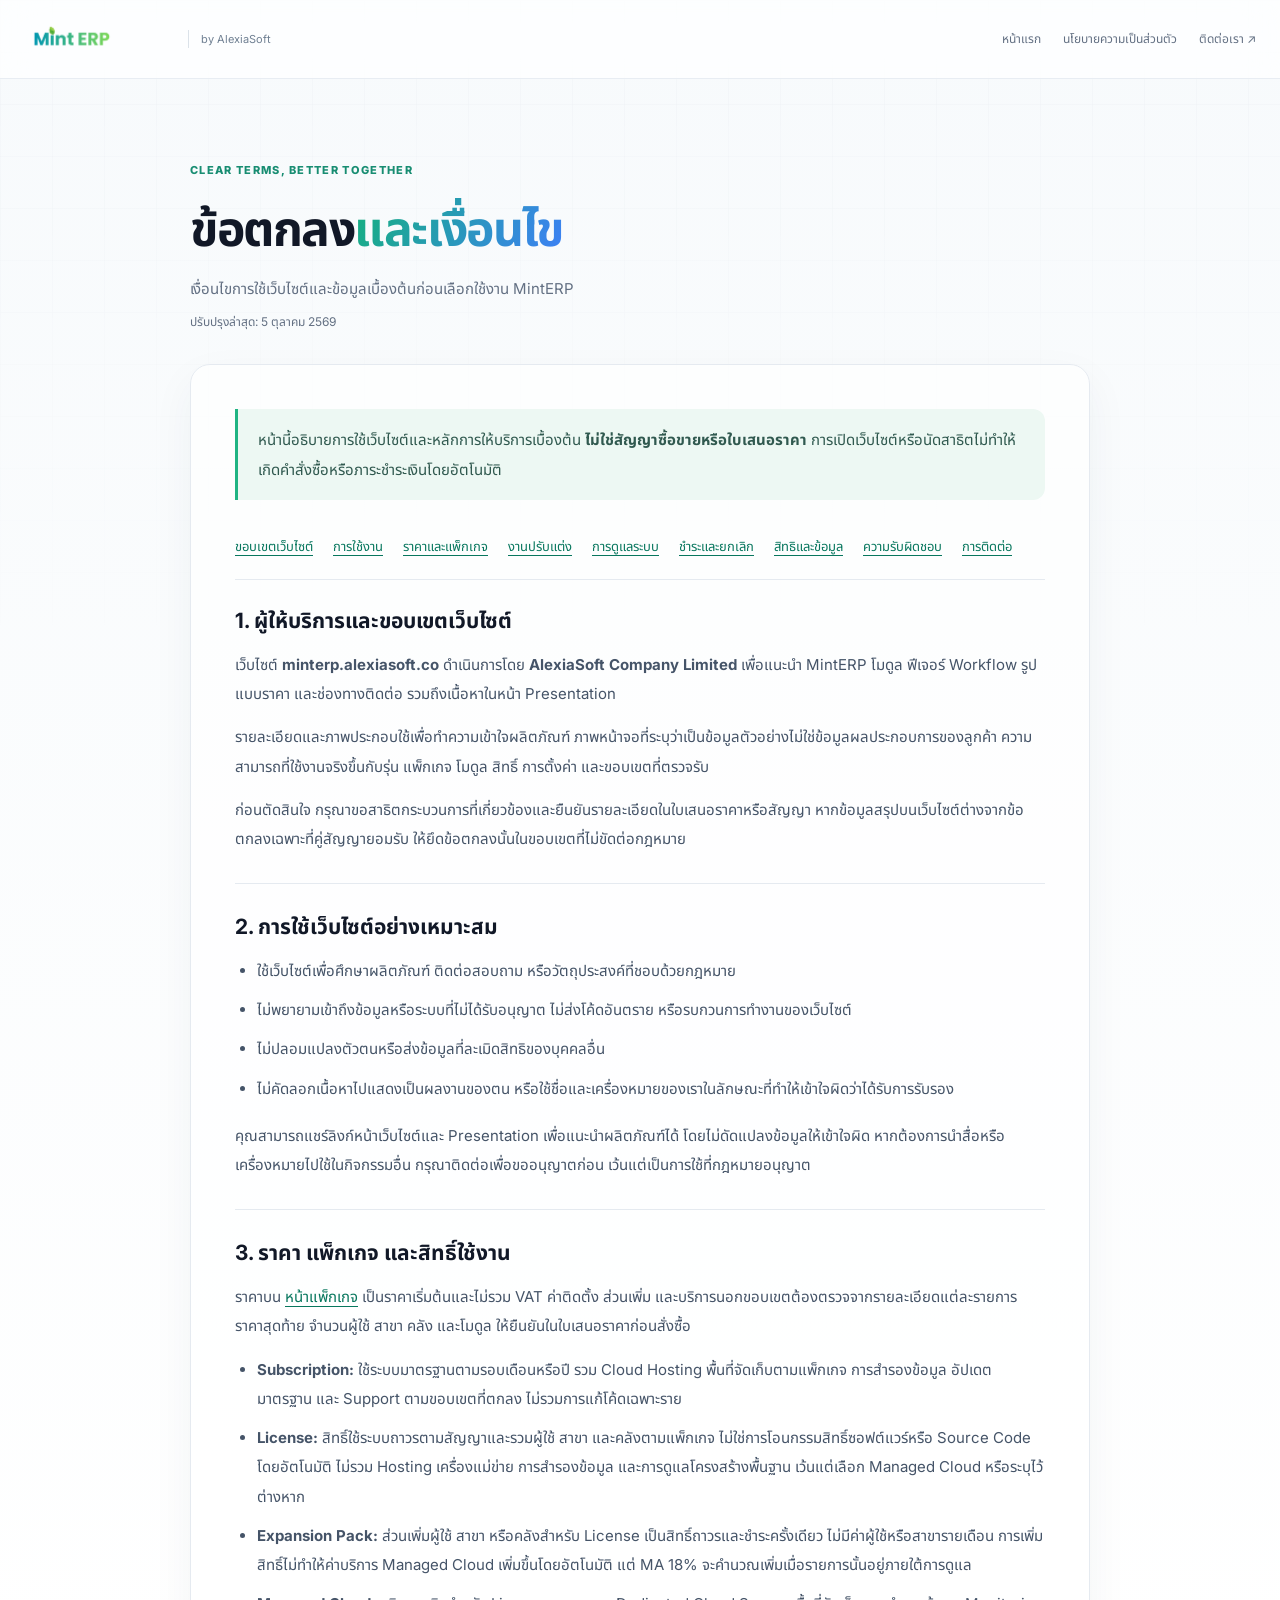
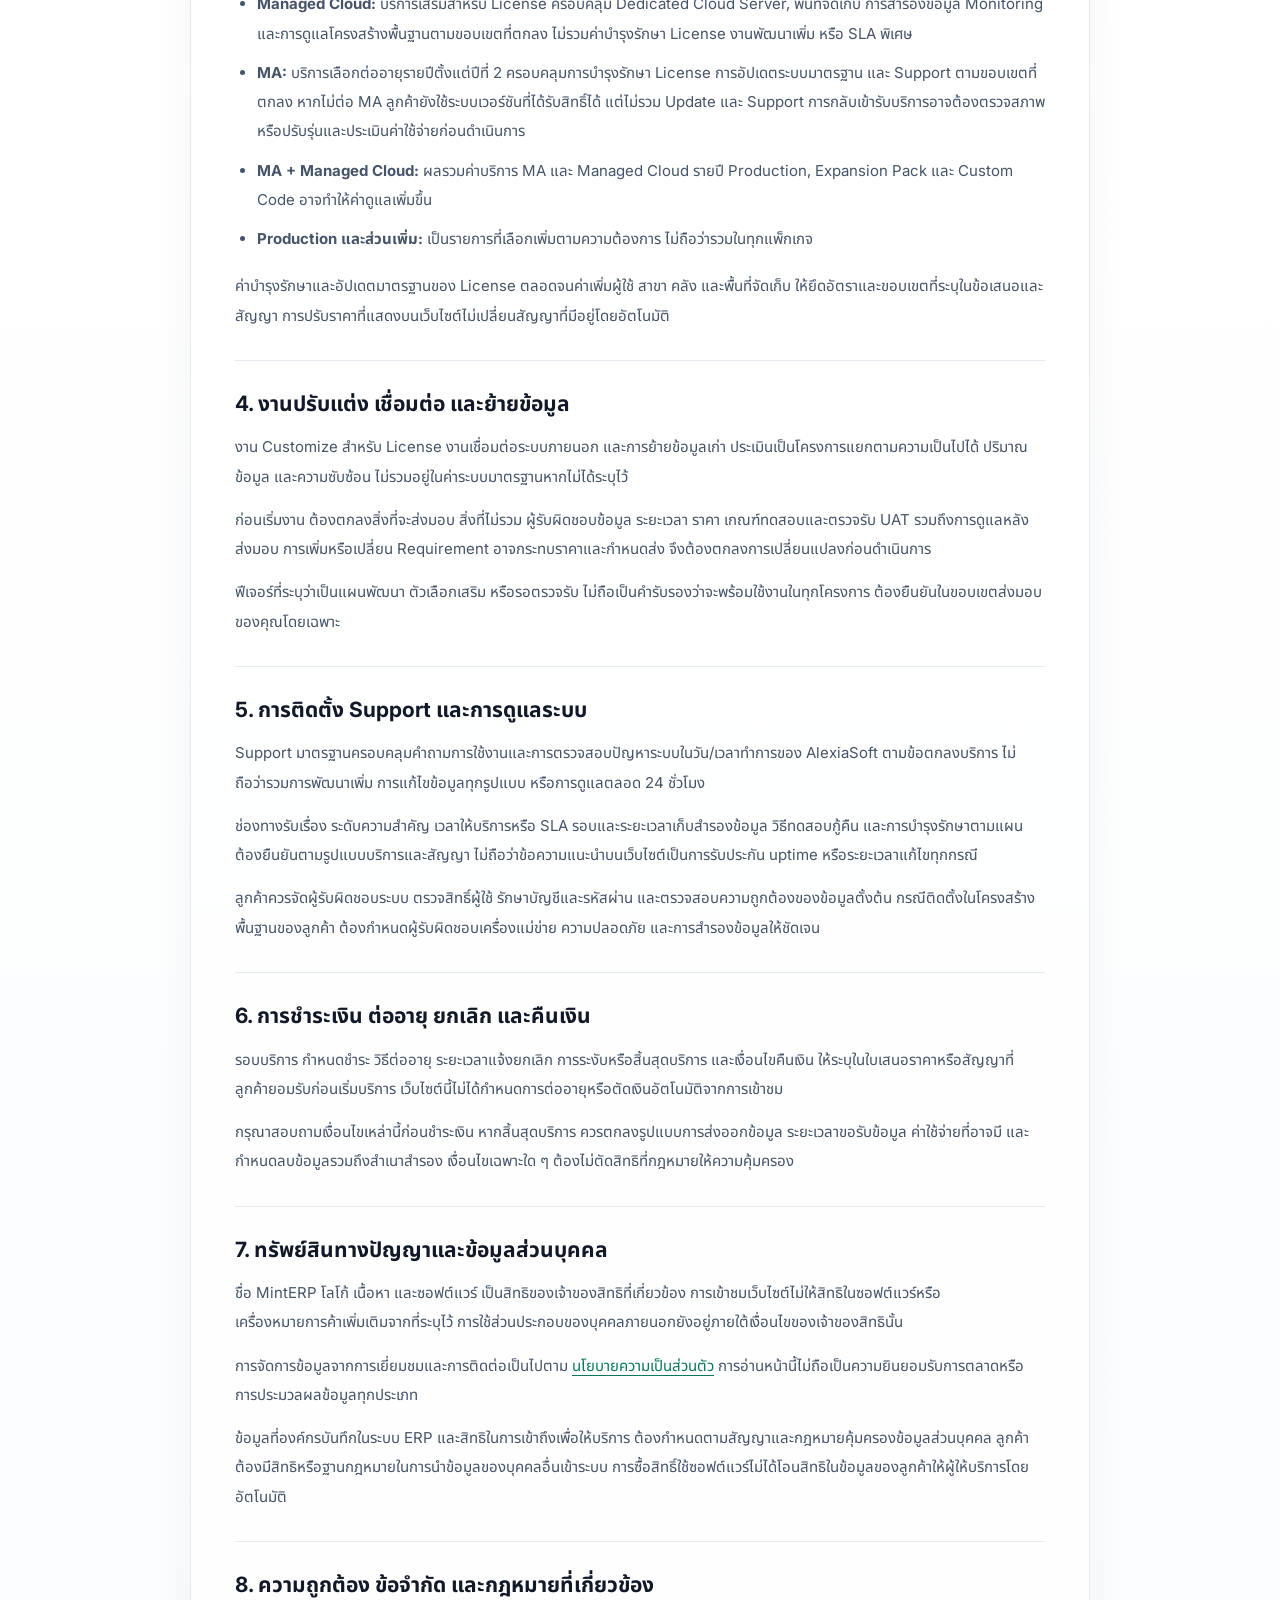
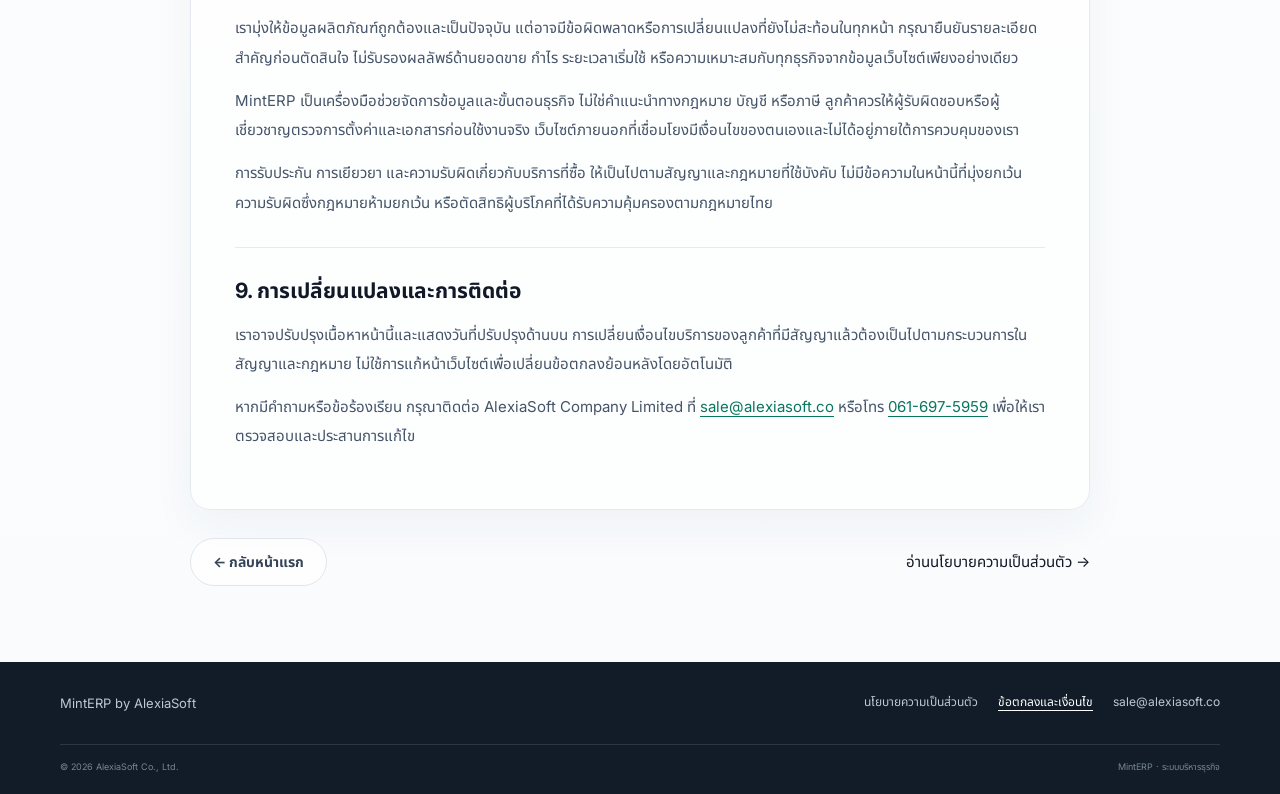
<file: terms/index.html>
<!doctype html>
<html lang="th-TH">
<head>
  <meta charset="utf-8">
  <meta name="viewport" content="width=device-width, initial-scale=1">
  <meta name="theme-color" content="#f7fafc">
  <title>ข้อตกลงและเงื่อนไข | MintERP by AlexiaSoft</title>
  <meta name="description" content="ข้อตกลงการใช้งานเว็บไซต์ MintERP ขอบเขตข้อมูลผลิตภัณฑ์ ราคา Subscription และ License งานปรับแต่ง การสนับสนุน และเงื่อนไขที่ต้องยืนยันในสัญญา">
  <link rel="canonical" href="https://minterp.alexiasoft.co/terms/">
  <link rel="icon" type="image/svg+xml" href="/assets/images/favicon.svg">
  <link rel="preconnect" href="https://fonts.googleapis.com">
  <link rel="preconnect" href="https://fonts.gstatic.com" crossorigin>
  <link href="https://fonts.googleapis.com/css2?family=Inter:wght@400;500;600;700;800&family=Noto+Sans+Thai:wght@400;500;600;700;800&family=Outfit:wght@500;600;700;800&display=swap" rel="stylesheet">
  <link rel="stylesheet" href="/assets/css/styles.css">
</head>
<body class="legal-page">
  <header class="site-header">
    <div class="nav-wrap">
      <a class="brand" href="/" aria-label="MintERP หน้าแรก"><img src="/assets/images/mint-erp-logo.png" alt="MintERP"><span class="brand-by">by AlexiaSoft</span></a>
      <nav class="legal-header-links" aria-label="เมนูหลัก"><a href="/">หน้าแรก</a><a href="/privacy/">นโยบายความเป็นส่วนตัว</a><a class="text-link" href="/#contact">ติดต่อเรา ↗</a></nav>
    </div>
  </header>
  <main class="legal-shell" id="content">
    <div class="legal-intro"><span class="eyebrow">CLEAR TERMS, BETTER TOGETHER</span><h1>ข้อตกลง<span class="gradient-text">และเงื่อนไข</span></h1><p>เงื่อนไขการใช้เว็บไซต์และข้อมูลเบื้องต้นก่อนเลือกใช้งาน MintERP</p><p class="legal-updated">ปรับปรุงล่าสุด: <time datetime="2026-10-05">5 ตุลาคม 2569</time></p></div>
    <article class="legal-content" aria-label="รายละเอียดข้อตกลงและเงื่อนไข">
      <p class="legal-callout">หน้านี้อธิบายการใช้เว็บไซต์และหลักการให้บริการเบื้องต้น <strong>ไม่ใช่สัญญาซื้อขายหรือใบเสนอราคา</strong> การเปิดเว็บไซต์หรือนัดสาธิตไม่ทำให้เกิดคำสั่งซื้อหรือภาระชำระเงินโดยอัตโนมัติ</p>
      <nav class="legal-toc" aria-label="สารบัญข้อตกลงและเงื่อนไข"><a href="#scope">ขอบเขตเว็บไซต์</a><a href="#use">การใช้งาน</a><a href="#pricing">ราคาและแพ็กเกจ</a><a href="#custom">งานปรับแต่ง</a><a href="#support">การดูแลระบบ</a><a href="#payment">ชำระและยกเลิก</a><a href="#ownership">สิทธิและข้อมูล</a><a href="#responsibility">ความรับผิดชอบ</a><a href="#contact">การติดต่อ</a></nav>
      <section id="scope"><h2>1. ผู้ให้บริการและขอบเขตเว็บไซต์</h2><p>เว็บไซต์ <strong>minterp.alexiasoft.co</strong> ดำเนินการโดย <strong>AlexiaSoft Company Limited</strong> เพื่อแนะนำ MintERP โมดูล ฟีเจอร์ Workflow รูปแบบราคา และช่องทางติดต่อ รวมถึงเนื้อหาในหน้า Presentation</p><p>รายละเอียดและภาพประกอบใช้เพื่อทำความเข้าใจผลิตภัณฑ์ ภาพหน้าจอที่ระบุว่าเป็นข้อมูลตัวอย่างไม่ใช่ข้อมูลผลประกอบการของลูกค้า ความสามารถที่ใช้งานจริงขึ้นกับรุ่น แพ็กเกจ โมดูล สิทธิ์ การตั้งค่า และขอบเขตที่ตรวจรับ</p><p>ก่อนตัดสินใจ กรุณาขอสาธิตกระบวนการที่เกี่ยวข้องและยืนยันรายละเอียดในใบเสนอราคาหรือสัญญา หากข้อมูลสรุปบนเว็บไซต์ต่างจากข้อตกลงเฉพาะที่คู่สัญญายอมรับ ให้ยึดข้อตกลงนั้นในขอบเขตที่ไม่ขัดต่อกฎหมาย</p></section>
      <section id="use"><h2>2. การใช้เว็บไซต์อย่างเหมาะสม</h2><ul><li>ใช้เว็บไซต์เพื่อศึกษาผลิตภัณฑ์ ติดต่อสอบถาม หรือวัตถุประสงค์ที่ชอบด้วยกฎหมาย</li><li>ไม่พยายามเข้าถึงข้อมูลหรือระบบที่ไม่ได้รับอนุญาต ไม่ส่งโค้ดอันตราย หรือรบกวนการทำงานของเว็บไซต์</li><li>ไม่ปลอมแปลงตัวตนหรือส่งข้อมูลที่ละเมิดสิทธิของบุคคลอื่น</li><li>ไม่คัดลอกเนื้อหาไปแสดงเป็นผลงานของตน หรือใช้ชื่อและเครื่องหมายของเราในลักษณะที่ทำให้เข้าใจผิดว่าได้รับการรับรอง</li></ul><p>คุณสามารถแชร์ลิงก์หน้าเว็บไซต์และ Presentation เพื่อแนะนำผลิตภัณฑ์ได้ โดยไม่ดัดแปลงข้อมูลให้เข้าใจผิด หากต้องการนำสื่อหรือเครื่องหมายไปใช้ในกิจกรรมอื่น กรุณาติดต่อเพื่อขออนุญาตก่อน เว้นแต่เป็นการใช้ที่กฎหมายอนุญาต</p></section>
      <section id="pricing"><h2>3. ราคา แพ็กเกจ และสิทธิ์ใช้งาน</h2><p>ราคาบน <a href="/#pricing">หน้าแพ็กเกจ</a> เป็นราคาเริ่มต้นและไม่รวม VAT ค่าติดตั้ง ส่วนเพิ่ม และบริการนอกขอบเขตต้องตรวจจากรายละเอียดแต่ละรายการ ราคาสุดท้าย จำนวนผู้ใช้ สาขา คลัง และโมดูล ให้ยืนยันในใบเสนอราคาก่อนสั่งซื้อ</p><ul><li><strong>Subscription:</strong> ใช้ระบบมาตรฐานตามรอบเดือนหรือปี รวม Cloud Hosting พื้นที่จัดเก็บตามแพ็กเกจ การสำรองข้อมูล อัปเดตมาตรฐาน และ Support ตามขอบเขตที่ตกลง ไม่รวมการแก้โค้ดเฉพาะราย</li><li><strong>License:</strong> สิทธิ์ใช้ระบบถาวรตามสัญญาและรวมผู้ใช้ สาขา และคลังตามแพ็กเกจ ไม่ใช่การโอนกรรมสิทธิ์ซอฟต์แวร์หรือ Source Code โดยอัตโนมัติ ไม่รวม Hosting เครื่องแม่ข่าย การสำรองข้อมูล และการดูแลโครงสร้างพื้นฐาน เว้นแต่เลือก Managed Cloud หรือระบุไว้ต่างหาก</li><li><strong>Expansion Pack:</strong> ส่วนเพิ่มผู้ใช้ สาขา หรือคลังสำหรับ License เป็นสิทธิ์ถาวรและชำระครั้งเดียว ไม่มีค่าผู้ใช้หรือสาขารายเดือน การเพิ่มสิทธิ์ไม่ทำให้ค่าบริการ Managed Cloud เพิ่มขึ้นโดยอัตโนมัติ แต่ MA 18% จะคำนวณเพิ่มเมื่อรายการนั้นอยู่ภายใต้การดูแล</li><li><strong>Managed Cloud:</strong> บริการเสริมสำหรับ License ครอบคลุม Dedicated Cloud Server, พื้นที่จัดเก็บ การสำรองข้อมูล Monitoring และการดูแลโครงสร้างพื้นฐานตามขอบเขตที่ตกลง ไม่รวมค่าบำรุงรักษา License งานพัฒนาเพิ่ม หรือ SLA พิเศษ</li><li><strong>MA:</strong> บริการเลือกต่ออายุรายปีตั้งแต่ปีที่ 2 ครอบคลุมการบำรุงรักษา License การอัปเดตระบบมาตรฐาน และ Support ตามขอบเขตที่ตกลง หากไม่ต่อ MA ลูกค้ายังใช้ระบบเวอร์ชันที่ได้รับสิทธิ์ได้ แต่ไม่รวม Update และ Support การกลับเข้ารับบริการอาจต้องตรวจสภาพหรือปรับรุ่นและประเมินค่าใช้จ่ายก่อนดำเนินการ</li><li><strong>MA + Managed Cloud:</strong> ผลรวมค่าบริการ MA และ Managed Cloud รายปี Production, Expansion Pack และ Custom Code อาจทำให้ค่าดูแลเพิ่มขึ้น</li><li><strong>Production และส่วนเพิ่ม:</strong> เป็นรายการที่เลือกเพิ่มตามความต้องการ ไม่ถือว่ารวมในทุกแพ็กเกจ</li></ul><p>ค่าบำรุงรักษาและอัปเดตมาตรฐานของ License ตลอดจนค่าเพิ่มผู้ใช้ สาขา คลัง และพื้นที่จัดเก็บ ให้ยึดอัตราและขอบเขตที่ระบุในข้อเสนอและสัญญา การปรับราคาที่แสดงบนเว็บไซต์ไม่เปลี่ยนสัญญาที่มีอยู่โดยอัตโนมัติ</p></section>
      <section id="custom"><h2>4. งานปรับแต่ง เชื่อมต่อ และย้ายข้อมูล</h2><p>งาน Customize สำหรับ License งานเชื่อมต่อระบบภายนอก และการย้ายข้อมูลเก่า ประเมินเป็นโครงการแยกตามความเป็นไปได้ ปริมาณข้อมูล และความซับซ้อน ไม่รวมอยู่ในค่าระบบมาตรฐานหากไม่ได้ระบุไว้</p><p>ก่อนเริ่มงาน ต้องตกลงสิ่งที่จะส่งมอบ สิ่งที่ไม่รวม ผู้รับผิดชอบข้อมูล ระยะเวลา ราคา เกณฑ์ทดสอบและตรวจรับ UAT รวมถึงการดูแลหลังส่งมอบ การเพิ่มหรือเปลี่ยน Requirement อาจกระทบราคาและกำหนดส่ง จึงต้องตกลงการเปลี่ยนแปลงก่อนดำเนินการ</p><p>ฟีเจอร์ที่ระบุว่าเป็นแผนพัฒนา ตัวเลือกเสริม หรือรอตรวจรับ ไม่ถือเป็นคำรับรองว่าจะพร้อมใช้งานในทุกโครงการ ต้องยืนยันในขอบเขตส่งมอบของคุณโดยเฉพาะ</p></section>
      <section id="support"><h2>5. การติดตั้ง Support และการดูแลระบบ</h2><p>Support มาตรฐานครอบคลุมคำถามการใช้งานและการตรวจสอบปัญหาระบบในวัน/เวลาทำการของ AlexiaSoft ตามข้อตกลงบริการ ไม่ถือว่ารวมการพัฒนาเพิ่ม การแก้ไขข้อมูลทุกรูปแบบ หรือการดูแลตลอด 24 ชั่วโมง</p><p>ช่องทางรับเรื่อง ระดับความสำคัญ เวลาให้บริการหรือ SLA รอบและระยะเวลาเก็บสำรองข้อมูล วิธีทดสอบกู้คืน และการบำรุงรักษาตามแผน ต้องยืนยันตามรูปแบบบริการและสัญญา ไม่ถือว่าข้อความแนะนำบนเว็บไซต์เป็นการรับประกัน uptime หรือระยะเวลาแก้ไขทุกกรณี</p><p>ลูกค้าควรจัดผู้รับผิดชอบระบบ ตรวจสิทธิ์ผู้ใช้ รักษาบัญชีและรหัสผ่าน และตรวจสอบความถูกต้องของข้อมูลตั้งต้น กรณีติดตั้งในโครงสร้างพื้นฐานของลูกค้า ต้องกำหนดผู้รับผิดชอบเครื่องแม่ข่าย ความปลอดภัย และการสำรองข้อมูลให้ชัดเจน</p></section>
      <section id="payment"><h2>6. การชำระเงิน ต่ออายุ ยกเลิก และคืนเงิน</h2><p>รอบบริการ กำหนดชำระ วิธีต่ออายุ ระยะเวลาแจ้งยกเลิก การระงับหรือสิ้นสุดบริการ และเงื่อนไขคืนเงิน ให้ระบุในใบเสนอราคาหรือสัญญาที่ลูกค้ายอมรับก่อนเริ่มบริการ เว็บไซต์นี้ไม่ได้กำหนดการต่ออายุหรือตัดเงินอัตโนมัติจากการเข้าชม</p><p>กรุณาสอบถามเงื่อนไขเหล่านี้ก่อนชำระเงิน หากสิ้นสุดบริการ ควรตกลงรูปแบบการส่งออกข้อมูล ระยะเวลาขอรับข้อมูล ค่าใช้จ่ายที่อาจมี และกำหนดลบข้อมูลรวมถึงสำเนาสำรอง เงื่อนไขเฉพาะใด ๆ ต้องไม่ตัดสิทธิที่กฎหมายให้ความคุ้มครอง</p></section>
      <section id="ownership"><h2>7. ทรัพย์สินทางปัญญาและข้อมูลส่วนบุคคล</h2><p>ชื่อ MintERP โลโก้ เนื้อหา และซอฟต์แวร์ เป็นสิทธิของเจ้าของสิทธิที่เกี่ยวข้อง การเข้าชมเว็บไซต์ไม่ให้สิทธิในซอฟต์แวร์หรือเครื่องหมายการค้าเพิ่มเติมจากที่ระบุไว้ การใช้ส่วนประกอบของบุคคลภายนอกยังอยู่ภายใต้เงื่อนไขของเจ้าของสิทธินั้น</p><p>การจัดการข้อมูลจากการเยี่ยมชมและการติดต่อเป็นไปตาม <a href="/privacy/">นโยบายความเป็นส่วนตัว</a> การอ่านหน้านี้ไม่ถือเป็นความยินยอมรับการตลาดหรือการประมวลผลข้อมูลทุกประเภท</p><p>ข้อมูลที่องค์กรบันทึกในระบบ ERP และสิทธิในการเข้าถึงเพื่อให้บริการ ต้องกำหนดตามสัญญาและกฎหมายคุ้มครองข้อมูลส่วนบุคคล ลูกค้าต้องมีสิทธิหรือฐานกฎหมายในการนำข้อมูลของบุคคลอื่นเข้าระบบ การซื้อสิทธิ์ใช้ซอฟต์แวร์ไม่ได้โอนสิทธิในข้อมูลของลูกค้าให้ผู้ให้บริการโดยอัตโนมัติ</p></section>
      <section id="responsibility"><h2>8. ความถูกต้อง ข้อจำกัด และกฎหมายที่เกี่ยวข้อง</h2><p>เรามุ่งให้ข้อมูลผลิตภัณฑ์ถูกต้องและเป็นปัจจุบัน แต่อาจมีข้อผิดพลาดหรือการเปลี่ยนแปลงที่ยังไม่สะท้อนในทุกหน้า กรุณายืนยันรายละเอียดสำคัญก่อนตัดสินใจ ไม่รับรองผลลัพธ์ด้านยอดขาย กำไร ระยะเวลาเริ่มใช้ หรือความเหมาะสมกับทุกธุรกิจจากข้อมูลเว็บไซต์เพียงอย่างเดียว</p><p>MintERP เป็นเครื่องมือช่วยจัดการข้อมูลและขั้นตอนธุรกิจ ไม่ใช่คำแนะนำทางกฎหมาย บัญชี หรือภาษี ลูกค้าควรให้ผู้รับผิดชอบหรือผู้เชี่ยวชาญตรวจการตั้งค่าและเอกสารก่อนใช้งานจริง เว็บไซต์ภายนอกที่เชื่อมโยงมีเงื่อนไขของตนเองและไม่ได้อยู่ภายใต้การควบคุมของเรา</p><p>การรับประกัน การเยียวยา และความรับผิดเกี่ยวกับบริการที่ซื้อ ให้เป็นไปตามสัญญาและกฎหมายที่ใช้บังคับ ไม่มีข้อความในหน้านี้ที่มุ่งยกเว้นความรับผิดซึ่งกฎหมายห้ามยกเว้น หรือตัดสิทธิผู้บริโภคที่ได้รับความคุ้มครองตามกฎหมายไทย</p></section>
      <section id="contact"><h2>9. การเปลี่ยนแปลงและการติดต่อ</h2><p>เราอาจปรับปรุงเนื้อหาหน้านี้และแสดงวันที่ปรับปรุงด้านบน การเปลี่ยนเงื่อนไขบริการของลูกค้าที่มีสัญญาแล้วต้องเป็นไปตามกระบวนการในสัญญาและกฎหมาย ไม่ใช้การแก้หน้าเว็บไซต์เพื่อเปลี่ยนข้อตกลงย้อนหลังโดยอัตโนมัติ</p><p>หากมีคำถามหรือข้อร้องเรียน กรุณาติดต่อ AlexiaSoft Company Limited ที่ <a href="mailto:sale@alexiasoft.co?subject=สอบถามข้อตกลง%20MintERP">sale@alexiasoft.co</a> หรือโทร <a href="tel:+66616975959">061-697-5959</a> เพื่อให้เราตรวจสอบและประสานการแก้ไข</p></section>
    </article>
    <div class="legal-actions"><a class="button button-quiet" href="/">← กลับหน้าแรก</a><a class="text-link" href="/privacy/">อ่านนโยบายความเป็นส่วนตัว →</a></div>
  </main>
  <footer class="site-footer"><div class="section-shell legal-footer"><span>MintERP by AlexiaSoft</span><nav class="legal-footer-links" aria-label="เอกสารและการติดต่อ"><a href="/privacy/">นโยบายความเป็นส่วนตัว</a><a href="/terms/" aria-current="page">ข้อตกลงและเงื่อนไข</a><a href="mailto:sale@alexiasoft.co">sale@alexiasoft.co</a></nav></div><div class="section-shell footer-bottom"><span>© <span id="year">2026</span> AlexiaSoft Co., Ltd.</span><a href="/">MintERP · ระบบบริหารธุรกิจ</a></div></footer>
  <script src="/assets/js/main.js" defer></script>
</body>
</html>
</file>
<file: assets/css/styles.css>
:root {
  color-scheme: light;
  --ink: #111827;
  --muted: #637083;
  --line: #e5eaf0;
  --surface: #ffffff;
  --surface-soft: #f6f8fb;
  --glass: rgba(255,255,255,.66);
  --mint: #20b483;
  --mint-dark: #09896b;
  --blue: #4385ed;
  --gradient: linear-gradient(120deg, #17ae83 5%, #3b83ef 94%);
  --shadow: 0 22px 65px rgba(20, 38, 62, .10);
  --content: 1160px;
}

* { box-sizing: border-box; }
html { scroll-behavior: smooth; scroll-padding-top: 92px; }
body {
  margin: 0;
  color: var(--ink);
  background: linear-gradient(180deg, #f7fafc 0%, #fff 42%, #f9fbfd 100%);
  font-family: Inter, "Noto Sans Thai", sans-serif;
  font-size: 15px;
  line-height: 1.7;
  overflow-x: hidden;
}
body::before {
  position: fixed;
  z-index: -1;
  inset: 0;
  content: "";
  pointer-events: none;
  opacity: .28;
  background-image: linear-gradient(rgba(100,116,139,.10) 1px, transparent 1px), linear-gradient(90deg, rgba(100,116,139,.10) 1px, transparent 1px);
  background-size: 52px 52px;
  mask-image: linear-gradient(to bottom, #000 0%, transparent 80%);
}
a { color: inherit; text-decoration: none; }
button { font: inherit; }
img, svg { display: block; max-width: 100%; }
.section-shell { width: min(var(--content), calc(100% - 48px)); margin-inline: auto; }
.section { padding-block: 112px; }

.site-header {
  position: sticky;
  z-index: 20;
  top: 0;
  border-bottom: 1px solid rgba(226,232,240,.78);
  background: rgba(255,255,255,.72);
  backdrop-filter: blur(20px) saturate(145%);
}
.nav-wrap { width: min(1280px, calc(100% - 48px)); min-height: 78px; margin: auto; display: flex; align-items: center; justify-content: space-between; gap: 28px; }
.brand { display: inline-flex; align-items: center; gap: 12px; flex-shrink: 0; }
.brand img { width: 152px; height: 40px; object-fit: contain; object-position: left center; }
.brand-by { padding-left: 12px; border-left: 1px solid #dbe2e9; color: #708093; font-size: 11px; white-space: nowrap; }
.main-nav { display: flex; align-items: center; gap: 29px; color: #4c596a; font-size: 13px; font-weight: 600; }
.menu-toggle { display: none; }

.button { min-height: 48px; display: inline-flex; align-items: center; justify-content: center; gap: 11px; padding: 0 22px; border: 1px solid transparent; border-radius: 999px; font-size: 14px; font-weight: 700; transition: transform .15s ease-out, box-shadow .18s ease, background-color .18s ease; -webkit-tap-highlight-color: transparent; }
.button:active { transform: scale(.96); }
.button-primary { color: #fff; background: var(--gradient); box-shadow: 0 10px 26px rgba(31,165,142,.22); }
.button-quiet { color: #364457; border-color: #dfe6ec; background: rgba(255,255,255,.72); }
.button-small { min-height: 41px; padding: 0 17px; font-size: 12px; }

.hero { position: relative; isolation: isolate; min-height: 635px; display: grid; grid-template-columns: .92fr 1.08fr; align-items: center; gap: 40px; padding-block: 84px 90px; }
.hero::before { position: absolute; z-index: -1; top: 2%; right: -11%; width: 78%; height: 96%; border-radius: 50%; background: radial-gradient(ellipse at 32% 42%, rgba(61,202,160,.15), transparent 48%), radial-gradient(ellipse at 72% 55%, rgba(86,151,238,.13), transparent 54%); filter: blur(24px); content: ""; pointer-events: none; }
.hero-copy { position: relative; z-index: 2; }
.eyebrow { display: inline-flex; align-items: center; gap: 9px; color: #188d72; font-size: 11px; font-weight: 800; letter-spacing: .12em; text-transform: uppercase; }
.eyebrow-dot { width: 8px; height: 8px; border-radius: 50%; background: #21bd89; box-shadow: 0 0 0 5px rgba(33,189,137,.12); }
h1, h2, h3, p { margin-top: 0; }
.hero h1 { margin: 24px 0 19px; font-family: Outfit, "Noto Sans Thai", sans-serif; font-size: clamp(38px, 4.8vw, 60px); font-weight: 700; letter-spacing: -.045em; line-height: 1.28; }
.gradient-text { color: #18a77d; background: var(--gradient); background-clip: text; -webkit-text-fill-color: transparent; }
.hero-lead { max-width: 555px; margin-bottom: 28px; color: #657284; font-size: 16px; line-height: 1.95; }
.hero-actions { display: flex; flex-wrap: wrap; gap: 12px; }
.hero-facts { display: flex; flex-wrap: wrap; gap: 7px; margin-top: 20px; }
.hero-facts span { padding: 5px 9px; border: 1px solid #dceae5; border-radius: 999px; color: #497064; background: rgba(247,252,250,.82); font-size: 9px; font-weight: 700; }
.hero-visual { position: relative; min-width: 0; padding: 20px 0 18px 18px; }
.visual-glow { position: absolute; width: 77%; height: 70%; top: 13%; left: 15%; border-radius: 50%; background: radial-gradient(ellipse, rgba(38,194,146,.17), rgba(67,133,237,.10) 52%, transparent 73%); filter: blur(24px); }
.dashboard-window { position: relative; z-index: 1; overflow: hidden; border: 1px solid rgba(210,221,233,.9); border-radius: 20px; background: rgba(255,255,255,.68); backdrop-filter: blur(18px) saturate(145%); box-shadow: 0 28px 80px rgba(37,57,81,.15); transform: perspective(1200px) rotateY(-4deg) rotateX(1deg); }
.window-top { height: 44px; display: flex; align-items: center; gap: 13px; padding: 0 15px; border-bottom: 1px solid #edf0f4; color: #7c8795; font-size: 9px; }
.window-dots { display: flex; gap: 4px; }
.window-dots i { width: 6px; height: 6px; border-radius: 50%; background: #d8dee6; }
.window-dots i:first-child { background: #f18d82; }.window-dots i:nth-child(2) { background: #efc76d; }.window-dots i:nth-child(3) { background: #73c99d; }
.window-period { margin-left: auto; padding: 3px 8px; border-radius: 30px; background: #f2f6f8; }
.hero-screen-link { display: block; aspect-ratio: 1440 / 1100; overflow: hidden; background: #e9eef3; }
.hero-screen-link img { width: 100%; height: 100%; object-fit: cover; object-position: top left; outline: 1px solid oklch(0 0 0 / .1); outline-offset: -1px; transition: transform .35s ease; }
.float-chip { position: absolute; z-index: 2; display: flex; align-items: center; gap: 9px; padding: 10px 13px; border: 1px solid rgba(229,235,241,.95); border-radius: 12px; background: rgba(255,255,255,.68); backdrop-filter: blur(14px) saturate(140%); box-shadow: 0 12px 32px rgba(40,60,80,.10); }.chip-one { top: 4px; left: -8px; }.chip-two { right: -8px; bottom: -2px; }
.chip-icon { width: 28px; height: 28px; display: grid; place-items: center; border-radius: 9px; font-size: 13px; font-weight: 800; }.green-icon { color: #0d9b70; background: #e9f8f1; }.blue-icon { color: #377bdc; background: #edf4ff; }
.float-chip b, .float-chip small { display: block; }.float-chip b { font-size: 9px; }.float-chip small { color: #8793a1; font-size: 7px; }

.why-section { display: grid; grid-template-columns: .72fr 1.28fr; gap: 46px; align-items: center; padding-block: 54px; border-block: 1px solid #ebeff3; }
.why-heading h2 { margin: 9px 0 0; font-family: Outfit, "Noto Sans Thai", sans-serif; font-size: clamp(27px,3vw,37px); line-height: 1.4; letter-spacing: -.03em; }
.why-grid { display: grid; grid-template-columns: repeat(2,minmax(0,1fr)); gap: 10px; }
.why-grid article { padding: 17px 18px; border: 1px solid #e6edf0; border-radius: 14px; background: rgba(255,255,255,.68); box-shadow: 0 10px 28px rgba(39,63,87,.035); }
.why-grid article > span { color: #179574; font-family: Outfit,sans-serif; font-size: 9px; font-weight: 800; }
.why-grid h3 { margin: 7px 0 5px; font-size: 13px; }
.why-grid p { margin: 0; color: #718091; font-size: 10px; line-height: 1.75; }
.section-heading { max-width: 690px; margin: 0 auto 52px; text-align: center; }
.section-heading h2, .faq-intro h2 { margin: 13px 0 14px; font-family: Outfit, "Noto Sans Thai", sans-serif; font-size: clamp(31px, 4vw, 45px); letter-spacing: -.035em; line-height: 1.35; }
.section-heading p, .faq-intro p { margin-bottom: 0; color: var(--muted); font-size: 14px; line-height: 1.9; }
.workflow-section { padding-top: 110px; padding-bottom: 115px; }
.flow-grid { display: grid; grid-template-columns: repeat(4, 1fr); gap: 14px; }
.flow-card { position: relative; min-height: 305px; padding: 25px 22px 24px; border: 1px solid rgba(255,255,255,.9); border-radius: 15px; background: var(--glass); backdrop-filter: blur(16px) saturate(135%); box-shadow: 0 12px 35px rgba(39,63,87,.045); transition: transform .2s ease, box-shadow .2s ease; }
.flow-card::after { position: absolute; top: 40px; right: -18px; z-index: 1; content: "→"; color: #a6b1bc; font-size: 18px; }.flow-card:last-child::after { content: none; }
.flow-step { color: #9aa5b1; font-size: 8px; font-weight: 800; letter-spacing: .11em; }
.flow-icon { width: 43px; height: 43px; display: grid; place-items: center; margin: 20px 0 16px; border-radius: 12px; }.flow-icon svg { width: 21px; height: 21px; fill: none; stroke: currentColor; stroke-width: 1.7; stroke-linecap: round; stroke-linejoin: round; }
.icon-mint { color: #118e70; background: #e8f8f1; }.icon-blue { color: #3f7fd7; background: #edf4ff; }.icon-purple { color: #8066d8; background: #f1efff; }.icon-amber { color: #b77918; background: #fff5e5; }
.flow-card h3, .feature-card h3, .step-card h3 { margin-bottom: 8px; font-size: 16px; }.flow-card p, .feature-card p, .step-card p { margin-bottom: 13px; color: #718091; font-size: 11px; line-height: 1.8; }.flow-card ul { margin: 0; padding-left: 16px; color: #6d7988; font-size: 10px; line-height: 1.9; }.flow-optional { border-color: #e4ebef; background: linear-gradient(150deg, #fff 45%, #f1faf8); }.optional-tag { position: absolute; right: 15px; bottom: 14px; color: #14926f; font-size: 8px; font-weight: 700; }

.audience-section { padding-block: 92px; background: linear-gradient(120deg,#f1faf7,#f4f7ff 65%,#f9fbfc); }
.audience-grid { display: grid; grid-template-columns: repeat(4,minmax(0,1fr)); gap: 12px; }
.audience-grid article { padding: 20px; border: 1px solid rgba(224,234,239,.9); border-radius: 15px; background: rgba(255,255,255,.72); box-shadow: 0 12px 34px rgba(39,63,87,.045); }
.audience-grid span { display: block; margin-bottom: 8px; color: #284456; font-size: 13px; font-weight: 800; }
.audience-grid p { margin: 0; color: #718091; font-size: 10px; line-height: 1.8; }
.audience-note { max-width: 820px; margin: 24px auto 0; color: #687789; font-size: 11px; line-height: 1.8; text-align: center; }

.screens-section { position: relative; isolation: isolate; padding-block: 100px; }
.screens-section::before { position: absolute; z-index: -1; inset: 0 -8vw; background: radial-gradient(ellipse at 12% 45%, rgba(49,190,151,.08), transparent 38%), radial-gradient(ellipse at 88% 52%, rgba(75,132,225,.08), transparent 40%); content: ""; pointer-events: none; }
.screen-grid { display: grid; grid-template-columns: repeat(2, 1fr); gap: 18px; }
.screen-card { min-width: 0; margin: 0; overflow: hidden; border: 1px solid rgba(255,255,255,.92); border-radius: 17px; background: var(--glass); backdrop-filter: blur(16px) saturate(140%); box-shadow: 0 16px 42px rgba(39,63,87,.07); }
.screen-preview { display: block; overflow: hidden; aspect-ratio: 1440 / 1100; background: #e9eef3; }
.screen-preview img { width: 100%; height: 100%; object-fit: cover; object-position: top left; outline: 1px solid oklch(0 0 0 / .1); outline-offset: -1px; transition: transform .35s ease; }
.screen-card figcaption { padding: 19px 22px 21px; }
.screen-module { color: #178c70; font-size: 9px; font-weight: 800; letter-spacing: .12em; }
.screen-card h3 { margin: 8px 0 5px; font-size: 16px; }
.screen-card p { margin: 0; color: #718091; font-size: 11px; line-height: 1.8; }
.screen-disclaimer { margin: 18px 0 0; color: #8995a3; font-size: 10px; text-align: center; }
.production-expertise { position: relative; overflow: hidden; scroll-margin-top: 78px; padding-block: 96px; border-block: 1px solid #e2ecea; color: var(--ink); background: linear-gradient(125deg,#edf9f5,#f5f8fd 58%,#eef7fb); }
.production-expertise::before { position: absolute; inset: 0; background-image: linear-gradient(rgba(51,119,112,.05) 1px,transparent 1px),linear-gradient(90deg,rgba(51,119,112,.05) 1px,transparent 1px); background-size: 52px 52px; content: ""; mask-image: linear-gradient(to bottom,#000,transparent 88%); }
.production-expertise .section-shell { position: relative; }
.production-heading { display: grid; grid-template-columns: .9fr 1.1fr; gap: 70px; align-items: end; }
.production-heading .eyebrow { color: #178c70; }
.production-heading h2 { margin: 12px 0 0; font-family: Outfit,"Noto Sans Thai",sans-serif; font-size: clamp(31px,4vw,45px); line-height: 1.4; letter-spacing: -.035em; }
.production-heading .gradient-text { background: var(--gradient); background-clip: text; -webkit-text-fill-color: transparent; }
.production-heading > p { margin: 0; color: #617184; font-size: 13px; line-height: 1.95; }
.production-flow { display: grid; grid-template-columns: repeat(5,minmax(0,1fr)); gap: 10px; margin: 42px 0 0; padding: 0; list-style: none; }
.production-flow li { min-width: 0; padding: 18px 16px; border: 1px solid #dce9e6; border-radius: 14px; background: rgba(255,255,255,.74); backdrop-filter: blur(10px); box-shadow: 0 12px 32px rgba(39,63,87,.045); }
.production-flow span { display: block; margin-bottom: 14px; color: #178c70; font-family: Outfit,sans-serif; font-size: 11px; font-weight: 800; }
.production-flow b { display: block; margin-bottom: 7px; font-size: 12px; }
.production-flow small { display: block; color: #718091; font-size: 9px; line-height: 1.8; }
.production-proof { display: flex; align-items: center; justify-content: space-between; gap: 24px; margin-top: 20px; padding: 16px 18px; border: 1px solid #cfe7df; border-radius: 16px; background: rgba(255,255,255,.72); box-shadow: 0 12px 32px rgba(39,63,87,.035); }
.production-proof > span { color: #5f7082; font-size: 11px; line-height: 1.7; }
.production-proof .button-primary { flex-shrink: 0; background: var(--gradient); }
.features-section { padding-block: 116px; }.feature-grid { display: grid; grid-template-columns: repeat(4, 1fr); gap: 14px; }.feature-card { min-height: 263px; padding: 23px 21px; border: 1px solid rgba(255,255,255,.9); border-radius: 14px; background: var(--glass); backdrop-filter: blur(15px) saturate(135%); box-shadow: 0 12px 35px rgba(39,63,87,.045); transition: transform .2s ease, box-shadow .2s ease; }.feature-top { display: flex; align-items: center; justify-content: space-between; margin-bottom: 20px; }.feature-number { color: #a0abb7; font-size: 9px; font-weight: 800; }.feature-symbol { width: 34px; height: 34px; display: grid; place-items: center; border-radius: 10px; color: #138e70; background: #ecf8f3; font-size: 16px; }.feature-card h3 { font-size: 15px; }.feature-card p { min-height: 65px; }.feature-tags { display: flex; flex-wrap: wrap; gap: 5px; }.feature-tags span { padding: 3px 8px; border: 1px solid #e8edf1; border-radius: 30px; color: #758293; font-size: 8px; }.feature-card-highlight { border-color: #cfede3; background: linear-gradient(145deg,#fff,#f2fbf7); }.feature-disclaimer { margin: 20px 0 0; color: #96a0ac; font-size: 10px; text-align: center; }

.pricing-section { padding-block: 108px; }
.pricing-jump { display: grid; grid-template-columns: repeat(2, minmax(0, 1fr)); gap: 12px; margin: -13px 0 22px; }
.pricing-jump a { display: grid; gap: 3px; padding: 15px 18px; border: 1px solid #dfe9e7; border-radius: 14px; background: rgba(255,255,255,.68); box-shadow: 0 10px 28px rgba(39,63,87,.04); transition: border-color .15s ease, transform .15s ease; }
.pricing-jump small { color: #178c70; font-size: 8px; font-weight: 800; letter-spacing: .08em; }
.pricing-jump b { font-size: 15px; }
.pricing-jump strong { margin-top: 4px; color: #166f5e; font-size: 12px; }
.pricing-jump span { color: #718091; font-size: 9px; }
.pricing-models { display: grid; gap: 28px; }
.pricing-model { min-width: 0; display: flex; flex-direction: column; padding: 28px; border: 1px solid rgba(255,255,255,.92); border-radius: 18px; backdrop-filter: blur(17px) saturate(140%); box-shadow: 0 18px 48px rgba(39,63,87,.07); scroll-margin-top: 92px; }
.pricing-model-subscription { background: linear-gradient(145deg,rgba(255,255,255,.91),rgba(235,249,244,.8)); }
.pricing-model-license { border-color: rgba(218,229,241,.95); background: linear-gradient(145deg,rgba(255,255,255,.93),rgba(237,244,251,.82)); }
.pricing-model-header { display: flex; align-items: center; justify-content: space-between; gap: 12px; margin-bottom: 8px; }
.pricing-kicker { color: #178c70; font-size: 9px; font-weight: 800; letter-spacing: .12em; }
.pricing-model-header h3 { margin: 4px 0 0; font-size: 23px; }
.pricing-label { padding: 5px 9px; border: 1px solid #e4eaef; border-radius: 30px; color: #6f7d8d; background: rgba(255,255,255,.7); font-size: 9px; white-space: nowrap; }
.pricing-intro { min-height: 45px; margin-bottom: 17px; color: #718091; font-size: 11px; line-height: 1.8; }
.pricing-plans { flex: 1; display: grid; grid-template-columns: repeat(2, minmax(0, 1fr)); align-items: stretch; gap: 10px; }
.price-plan { min-width: 0; min-height: 330px; display: flex; flex-direction: column; padding: 16px; border: 1px solid #e7edf1; border-radius: 13px; background: rgba(255,255,255,.76); }
.price-plan-featured { border-color: #bce7d7; background: linear-gradient(150deg,rgba(255,255,255,.9),rgba(238,250,245,.86)); }
.price-plan-title { display: flex; flex-wrap: wrap; align-items: center; justify-content: space-between; gap: 5px; }
.price-plan-title h4 { margin: 0; font-size: 15px; }
.price-plan-title span { padding: 3px 7px; border-radius: 30px; color: #178c70; background: #eaf8f2; font-size: 8px; font-weight: 700; }
.price-amount { margin: 15px 0 1px; font-family: Outfit, "Noto Sans Thai", sans-serif; font-size: clamp(21px, 2vw, 28px); font-weight: 700; letter-spacing: -.04em; line-height: 1.35; white-space: nowrap; }
.price-amount small { color: #748193; font-family: Inter, "Noto Sans Thai", sans-serif; font-size: 10px; font-weight: 500; letter-spacing: 0; }
.price-annual { min-height: 18px; margin: 0 0 12px; color: #188d72; font-size: 10px; font-weight: 700; }
.price-plan ul { display: grid; gap: 7px; margin: 0 0 18px; padding: 12px 0 0; border-top: 1px solid #edf1f4; list-style: none; }
.price-plan li { position: relative; padding-left: 17px; color: #607083; font-size: 10px; line-height: 1.65; }
.price-plan li::before { position: absolute; left: 0; color: #179b75; content: "✓"; font-weight: 800; }
.price-ready { display: grid; gap: 2px; margin: auto 0 12px; padding: 11px 12px; border-radius: 10px; background: #edf8f4; font-variant-numeric: tabular-nums; }
.price-ready > span { color: #66788a; font-size: 8px; font-weight: 700; }
.price-ready b { color: #166f5e; font-size: 13px; }
.price-ready b small, .price-ready > small { color: #748193; font-size: 8px; font-weight: 500; }
.price-plan .button { width: 100%; min-height: 41px; margin-top: auto; padding-inline: 10px; font-size: 11px; }
.price-ready + .button { margin-top: 0; }
.pricing-addon { display: grid; grid-template-columns: auto 1fr; align-items: center; gap: 2px 10px; margin-top: 12px; padding: 12px 14px; border: 1px solid #dcefe7; border-radius: 12px; background: rgba(236,249,243,.78); }
.pricing-addon b { color: #166f5e; font-size: 10px; }
.pricing-addon span { justify-self: end; color: #166f5e; font-size: 10px; font-weight: 800; text-align: right; }
.pricing-addon small { grid-column: 1 / -1; color: #778899; font-size: 9px; }
.pricing-includes { margin: 12px 0 0; padding-top: 11px; border-top: 1px solid #e9eef2; color: #758394; font-size: 9px; line-height: 1.8; }
.package-summary { margin-top: 18px; padding-top: 17px; border-top: 1px solid rgba(213,225,229,.9); }
.package-summary-heading { display: flex; flex-wrap: wrap; align-items: baseline; gap: 5px 12px; margin-bottom: 11px; }
.package-summary-heading h4 { margin: 0; font-size: 15px; }
.package-summary-heading p { margin: 0 0 0 auto; color: #718091; font-size: 9px; }
.package-summary-grid { display: grid; gap: 9px; }
.package-summary-grid-three { grid-template-columns: repeat(3, minmax(0, 1fr)); }
.package-summary-grid-license { grid-template-columns: repeat(2, minmax(0, 1fr)); }
.package-summary-grid article { display: grid; gap: 3px; padding: 13px 14px; border: 1px solid rgba(211,228,222,.9); border-radius: 11px; background: rgba(255,255,255,.72); font-variant-numeric: tabular-nums; }
.package-summary-grid small { color: #178c70; font-size: 8px; font-weight: 800; letter-spacing: .06em; }
.package-summary-grid b { color: #203345; font-size: 16px; }
.package-summary-grid em { color: #748193; font-size: 9px; font-style: normal; font-weight: 500; }
.package-summary-grid span { color: #66788a; font-size: 9px; }
.package-summary-note { margin: 9px 0 0; color: #7e8b98; font-size: 8px; line-height: 1.7; }
.budget-section { margin-top: 38px; }
.budget-groups { display: grid; gap: 22px; }
.budget-group { padding: 20px; border: 1px solid rgba(255,255,255,.92); border-radius: 17px; box-shadow: 0 12px 32px rgba(39,63,87,.05); }
.budget-group-subscription { background: linear-gradient(145deg,rgba(255,255,255,.86),rgba(235,249,244,.68)); }
.budget-group-license { border-color: rgba(218,229,241,.95); background: linear-gradient(145deg,rgba(255,255,255,.88),rgba(237,244,251,.7)); }
.budget-group-heading { display: flex; flex-wrap: wrap; align-items: baseline; gap: 5px 12px; margin-bottom: 12px; }
.budget-group-heading h4 { margin: 0; font-size: 17px; }
.budget-group-heading p { margin: 0 0 0 auto; color: #718091; font-size: 9px; }
.budget-table-wrap { overflow-x: auto; border: 1px solid rgba(255,255,255,.92); border-radius: 14px; background: var(--glass); box-shadow: 0 12px 32px rgba(39,63,87,.05); }
.budget-table { width: 100%; min-width: 680px; border-collapse: collapse; font-variant-numeric: tabular-nums; }
.budget-table caption { padding: 11px 18px; color: #718091; font-size: 9px; text-align: left; }
.budget-table th, .budget-table td { padding: 13px 17px; border-top: 1px solid rgba(226,233,239,.85); font-size: 10px; text-align: left; vertical-align: top; }
.budget-table thead th { color: #256c5d; background: #edf5f4; font-size: 9px; letter-spacing: .04em; }
.budget-table tbody th { width: 38%; font-size: 11px; }
.budget-table .budget-production { background: rgba(239,248,244,.62); }
.budget-table .budget-production th { color: #245f51; }
.budget-table b { color: #166f5e; font-size: 12px; }
.budget-table small { display: block; margin-top: 3px; color: #84909d; font-size: 8px; font-weight: 400; }
.pricing-scope-grid { display: grid; grid-template-columns: repeat(3, minmax(0, 1fr)); gap: 12px; margin-top: 14px; }
.pricing-scope-card ul { display: grid; gap: 6px; margin: 10px 0 0; padding: 0; color: #607083; font-size: 9px; line-height: 1.55; list-style: none; }
.pricing-scope-card li::before { margin-right: 7px; color: #179b75; content: "✓"; font-weight: 800; }
.pricing-scope-card:last-child li::before { color: #a87c32; content: "–"; }
.budget-note { margin: 13px 0 0; padding: 12px 15px; border-left: 3px solid #47a98b; background: rgba(236,249,243,.7); color: #68788a; font-size: 9px; line-height: 1.8; }
.budget-note b { color: #166f5e; }
.capacity-section { margin-top: 35px; }
.capacity-heading { margin-bottom: 16px; text-align: center; }
.capacity-heading h3 { margin: 5px 0; font-size: 21px; }
.capacity-heading p { margin: 0; color: #718091; font-size: 11px; }
.capacity-grid { display: grid; grid-template-columns: repeat(2, minmax(0, 1fr)); gap: 14px; }
.capacity-card { padding: 17px 20px; border: 1px solid rgba(255,255,255,.92); border-radius: 14px; background: var(--glass); backdrop-filter: blur(14px) saturate(135%); box-shadow: 0 12px 32px rgba(39,63,87,.05); }
.capacity-card h4 { margin: 0 0 5px; font-size: 14px; }
.capacity-row { display: flex; align-items: center; justify-content: space-between; gap: 14px; padding: 9px 0; border-bottom: 1px solid rgba(226,233,239,.8); }
.capacity-row:last-of-type { border-bottom: 0; }
.capacity-row span { color: #607083; font-size: 10px; }
.capacity-row small { display: block; color: #8b97a4; font-size: 8px; }
.capacity-row b { flex-shrink: 0; color: #166f5e; font-size: 12px; }
.capacity-card > p { margin: 7px 0 0; color: #778899; font-size: 9px; }
.capacity-note { margin: 12px 0 0; color: #8793a1; font-size: 9px; text-align: center; }
.pricing-disclaimer { max-width: 900px; margin: 22px auto 0; color: #8793a1; font-size: 10px; line-height: 1.8; text-align: center; }
.getting-started { padding-block: 105px; background: rgba(238,244,248,.62); backdrop-filter: blur(16px); }.steps-grid { display: grid; grid-template-columns: repeat(4, 1fr); gap: 22px; }.step-card { position: relative; padding: 0 5px 0 0; }.step-card > span { width: 34px; height: 34px; display: grid; place-items: center; margin-bottom: 17px; border: 1px solid #cfece0; border-radius: 50%; color: #0c936d; background: #eef9f4; font-family: Outfit, sans-serif; font-size: 14px; font-weight: 700; }.step-card:not(:last-child)::after { position: absolute; top: 17px; left: 45px; width: calc(100% - 35px); height: 1px; background: #dfe8e6; content: ""; }.step-card h3 { margin-bottom: 6px; font-size: 13px; }.step-card p { margin: 0; }

.faq-section { display: grid; grid-template-columns: .8fr 1.2fr; gap: 100px; align-items: start; padding-block: 115px; }.faq-intro h2 { font-size: 36px; }.faq-intro p { margin-bottom: 22px; }.faq-list details { border-bottom: 1px solid #e7ecf0; }.faq-list details:first-child { border-top: 1px solid #e7ecf0; }.faq-list summary { display: flex; align-items: center; justify-content: space-between; gap: 22px; padding: 19px 0; cursor: pointer; list-style: none; font-size: 13px; font-weight: 700; }.faq-list summary::-webkit-details-marker { display: none; }.faq-list summary span { color: #149873; font-size: 20px; font-weight: 400; transition: transform .2s ease; }.faq-list details[open] summary span { transform: rotate(45deg); }.faq-list details p { max-width: 640px; margin: -3px 0 20px; color: #718091; font-size: 12px; line-height: 1.9; }

.contact-section { position: relative; overflow: hidden; padding-block: 86px; color: #fff; background: linear-gradient(120deg, #128b70, #247fba 63%, #477be2); }.contact-section::before { position: absolute; inset: 0; background-image: linear-gradient(rgba(255,255,255,.07) 1px, transparent 1px), linear-gradient(90deg, rgba(255,255,255,.07) 1px, transparent 1px); background-size: 48px 48px; content: ""; opacity: .42; }.contact-orb { position: absolute; width: 400px; height: 400px; border-radius: 50%; filter: blur(90px); opacity: .22; }.orb-a { top: -280px; left: 12%; background: #64e9ad; }.orb-b { right: -160px; bottom: -310px; background: #8bb1ff; }.contact-inner { position: relative; text-align: center; }.contact-inner .eyebrow { color: rgba(255,255,255,.76); }.contact-inner h2 { margin: 12px 0; font-family: Outfit, "Noto Sans Thai", sans-serif; font-size: clamp(32px,4vw,45px); line-height: 1.35; }.contact-inner > p { margin-bottom: 23px; color: rgba(255,255,255,.83); font-size: 13px; }.contact-actions { display: flex; justify-content: center; flex-wrap: wrap; gap: 10px; }.button-light { color: #147b69; background: #fff; }.button-outline-light { border-color: rgba(255,255,255,.55); color: #fff; background: transparent; }.contact-mail { margin-top: 18px; color: rgba(255,255,255,.75); font-size: 10px; }.contact-mail a { color: #fff; font-weight: 700; text-decoration: underline; text-underline-offset: 3px; }
.site-footer { color: #bdc8d1; background: #111c28; }.footer-main { display: grid; grid-template-columns: 1.5fr 1fr 1fr; gap: 50px; padding-block: 54px 40px; }.footer-brand img { width: 142px; height: 37px; }.footer-brand .brand-by { border-color: #34414e; color: #a2afba; }.footer-main p { margin: 14px 0 0; color: #8f9ca8; font-size: 10px; line-height: 1.9; }.footer-links, .footer-contact { display: flex; flex-direction: column; align-items: flex-start; gap: 9px; font-size: 10px; }.footer-links { padding-top: 4px; }.footer-contact b { margin-bottom: 4px; color: #fff; font-size: 11px; }.footer-bottom { display: flex; justify-content: space-between; gap: 20px; padding-block: 14px 19px; border-top: 1px solid #2b3743; color: #788794; font-size: 9px; }
.legal-footer-links { display: flex; flex-wrap: wrap; gap: 8px 20px; font-size: 12px; }
.legal-footer-links a[aria-current="page"] { color: #fff; text-decoration: underline; text-underline-offset: 4px; }
.footer-legal-row { flex-wrap: wrap; align-items: center; }
.legal-page .site-header { position: static; }
.legal-page .nav-wrap { flex-wrap: wrap; gap: 12px 24px; padding-block: 14px; }
.legal-header-links { display: flex; flex-wrap: wrap; align-items: center; gap: 12px 22px; color: var(--muted); font-size: 12px; }
.legal-shell { width: min(900px, calc(100% - 36px)); margin: 0 auto; padding-block: clamp(40px, 6vw, 80px); }
.legal-intro { margin-bottom: 32px; }
.legal-intro h1 { margin: 14px 0; font-family: Outfit, "Noto Sans Thai", sans-serif; font-size: clamp(30px, 5vw, 48px); line-height: 1.4; letter-spacing: -.03em; }
.legal-intro > p { color: var(--muted); margin-bottom: 10px; }
.legal-updated { font-size: 12px; }
.legal-content { padding: clamp(20px, 5vw, 44px); border: 1px solid var(--line); border-radius: 20px; background: var(--glass); box-shadow: 0 16px 44px rgba(39,63,87,.05); color: #455468; line-height: 1.95; overflow-wrap: anywhere; }
.legal-content h2 { color: var(--ink); font-size: 21px; line-height: 1.6; margin-bottom: 12px; }
.legal-content section + section { margin-top: 30px; padding-top: 26px; border-top: 1px solid var(--line); }
.legal-content p { margin-bottom: 14px; }
.legal-content ul { padding-left: 22px; margin-block: 12px 18px; }
.legal-content li + li { margin-top: 10px; }
.legal-content a { color: #08775e; text-decoration: underline; text-underline-offset: 4px; }
.legal-content code { font-size: .9em; }
.legal-callout { padding: 16px 20px; border-left: 3px solid var(--mint); border-radius: 0 12px 12px 0; background: #edf8f3; color: #30594f; }
.legal-toc { display: flex; flex-wrap: wrap; gap: 10px 20px; padding: 20px 0; margin-bottom: 24px; border-bottom: 1px solid var(--line); font-size: 13px; }
.legal-actions { display: flex; flex-wrap: wrap; align-items: center; justify-content: space-between; gap: 20px; margin-top: 28px; }
.legal-footer { display: flex; flex-wrap: wrap; justify-content: space-between; gap: 20px; padding-block: 30px; font-size: 13px; }
.mobile-break { display: none; }
@keyframes fade-up { from { opacity: 0; transform: translateY(16px); } to { opacity: 1; transform: translateY(0); } }
:focus-visible { outline: 3px solid #2d86e5; outline-offset: 3px; }

@media (prefers-reduced-motion: no-preference) {
  .hero .reveal { animation: fade-up .3s ease-out both; }
  .hero .reveal:nth-child(2) { animation-delay: .1s; }
}

@media (hover: hover) {
  .main-nav > a:not(.button):hover, .footer-links a:hover, .legal-header-links a:hover { color: var(--mint-dark); }
  .button:hover { transform: translateY(-2px); }
  .button:active { transform: scale(.96); }
  .button-primary:hover { box-shadow: 0 14px 32px rgba(31,137,181,.28); }
  .button-outline-light:hover { background: rgba(255,255,255,.1); }
  .flow-card:hover, .feature-card:hover { transform: translateY(-5px); box-shadow: var(--shadow); }
  .hero-screen-link:hover img, .screen-card:hover .screen-preview img { transform: scale(1.025); }
  .pricing-jump a:hover { border-color: #9fd6c5; transform: translateY(-1px); }
  .legal-footer-links a:hover { color: #fff; text-decoration: underline; text-underline-offset: 4px; }
}

@media (max-width: 1000px) {
  .main-nav { gap: 16px; font-size: 11px; }
  .hero { grid-template-columns: 1fr 1fr; gap: 22px; }
  .flow-grid, .feature-grid, .screen-grid { grid-template-columns: repeat(2, 1fr); }
  .production-heading { grid-template-columns: 1fr; gap: 20px; }
  .production-flow { grid-template-columns: repeat(3,minmax(0,1fr)); }
  .pricing-models { grid-template-columns: 1fr; }
  .pricing-scope-grid { grid-template-columns: 1fr; }
  .flow-card::after { display: none; }
  .why-section { grid-template-columns: 1fr; gap: 26px; }
  .audience-grid { grid-template-columns: repeat(2,minmax(0,1fr)); }
  .faq-section { gap: 50px; }
}
@media (max-width: 760px) {
  html { scroll-padding-top: 75px; }
  .section-shell { width: min(var(--content), calc(100% - 36px)); }
  .section { padding-block: 78px; }
  .nav-wrap { width: calc(100% - 32px); min-height: 68px; }
  .brand { gap: 8px; }.brand img { width: 128px; height: 35px; }.brand-by { padding-left: 8px; font-size: 9px; }
  .menu-toggle { width: 42px; height: 42px; display: flex; flex-direction: column; align-items: center; justify-content: center; gap: 5px; border: 1px solid #e5eaf0; border-radius: 12px; background: #fff; cursor: pointer; }.menu-toggle span { width: 17px; height: 2px; border-radius: 3px; background: #354254; }
  .main-nav { position: absolute; top: calc(100% + 1px); right: 0; left: 0; display: none; flex-direction: column; align-items: stretch; gap: 0; padding: 8px 18px 17px; border-bottom: 1px solid #e6ebf0; background: rgba(255,255,255,.98); box-shadow: 0 14px 20px rgba(25,42,62,.08); }.main-nav.is-open { display: flex; }.main-nav > a:not(.button) { padding: 12px 2px; border-bottom: 1px solid #f0f3f6; font-size: 13px; }.nav-cta { align-self: flex-start; margin-top: 12px; }
  .hero { display: flex; flex-direction: column; align-items: stretch; gap: 34px; padding-block: 60px 75px; }.hero h1 { margin-top: 19px; font-size: clamp(36px,9vw,51px); }.hero-lead { font-size: 14px; }.hero-visual { width: calc(100% - 8px); margin-inline: auto; padding: 13px 0; }.dashboard-window { transform: none; }.float-chip { padding: 7px 9px; }.chip-one { left: -7px; }.chip-two { right: -7px; }.chip-icon { width: 24px; height: 24px; }.float-chip b { font-size: 8px; }.float-chip small { font-size: 6px; }
  .why-section { padding-block: 45px; }.why-grid { grid-template-columns: 1fr; }.why-heading { text-align: center; }
  .section-heading { margin-bottom: 36px; }.section-heading h2, .faq-intro h2 { font-size: 33px; }.section-heading p, .faq-intro p { font-size: 12px; }.workflow-section { padding-top: 76px; padding-bottom: 80px; }
  .flow-grid, .feature-grid, .screen-grid { grid-template-columns: 1fr; gap: 11px; }.flow-card { min-height: auto; padding: 20px; }.flow-icon { margin: 14px 0 11px; }.flow-card p { max-width: 430px; }.flow-optional { padding-bottom: 42px; }
  .audience-section { padding-block: 70px; }.audience-grid { grid-template-columns: 1fr; }.audience-grid article { padding: 17px; }
  .features-section { padding-block: 78px; }.screens-section { padding-block: 78px; }.screen-grid { gap: 13px; }.screen-card figcaption { padding: 16px 18px 18px; }.pricing-section { padding-block: 78px; }.pricing-jump { grid-template-columns: 1fr; }.pricing-model, .budget-group { padding: 17px; }.pricing-plans, .capacity-grid, .package-summary-grid-three, .package-summary-grid-license { grid-template-columns: 1fr; gap: 9px; }.package-summary-heading p, .budget-group-heading p { width: 100%; margin-left: 0; }.price-plan { min-height: 0; }.pricing-intro { min-height: 0; }.feature-card { min-height: auto; padding: 20px; }.feature-card p { min-height: 0; }.feature-top { margin-bottom: 13px; }
  .production-expertise { padding-block: 72px; }.production-flow { grid-template-columns: 1fr; margin-top: 30px; }.production-flow li { padding: 16px; }.production-flow span { margin-bottom: 8px; }.production-proof { flex-direction: column; align-items: stretch; text-align: center; }.production-proof .button { width: 100%; }
  .getting-started { padding-block: 78px; }.steps-grid { grid-template-columns: 1fr 1fr; gap: 26px 16px; }.step-card:not(:last-child)::after { display: none; }.step-card h3 { font-size: 12px; }
  .faq-section { grid-template-columns: 1fr; gap: 30px; padding-block: 78px; }.faq-intro h2 { font-size: 31px; }.faq-list summary { font-size: 12px; }
  .contact-section { padding-block: 72px; }.contact-inner h2 { font-size: 34px; }.contact-inner > p { font-size: 12px; }
  .footer-main { grid-template-columns: 1fr 1fr; gap: 27px 20px; padding-block: 40px 28px; }.footer-main > div:first-child { grid-column: 1 / -1; }.footer-bottom { font-size: 8px; }
  .mobile-break { display: block; }
}
@media (max-width: 390px) {
  .section-shell { width: calc(100% - 30px); }
  .hero-actions .button { min-height: 45px; padding-inline: 16px; font-size: 12px; }
  .window-period { display: none; }
  .steps-grid { grid-template-columns: 1fr; gap: 20px; }
  .contact-actions { flex-direction: column; align-items: stretch; }.footer-main { grid-template-columns: 1fr; }.footer-main > div:first-child { grid-column: auto; }.footer-bottom { flex-direction: column; gap: 4px; }
}
@media (prefers-reduced-motion: reduce) {
  *, *::before, *::after { scroll-behavior: auto !important; animation-duration: .01ms !important; animation-iteration-count: 1 !important; transition-duration: .01ms !important; }
}
</file>
<file: assets/css/presentation.css>
/* Shares the landing page's fonts, brand, buttons and colour tokens. */
.presentation { --muted: #526276; --deck-width: 1320px; background: #f7fafc; }
.presentation [hidden] { display: none !important; }
.presentation p { text-wrap: pretty; }
.presentation h1, .presentation h2, .presentation h3 { text-wrap: balance; }
.deck-header { min-height: 76px; padding: 14px 3.5vw; display: flex; align-items: center; justify-content: space-between; gap: 20px; border-bottom: 1px solid var(--line); background: #ffffffc9; }
.deck-edition { color: var(--muted); font-size: 10px; font-weight: 600; letter-spacing: .13em; }
.deck-edition span { margin-inline: 12px; color: var(--mint); }
.deck { max-width: var(--deck-width); margin: auto; }
.slide { position: relative; isolation: isolate; display: flex; flex-direction: column; justify-content: center; min-height: calc(100svh - 76px); padding: 38px 44px; border-bottom: 1px solid var(--line); }
.slide::before { position: absolute; content: ""; z-index: -1; inset: 0; pointer-events: none; background: radial-gradient(ellipse at 85% 15%, #d7f3ea80, transparent 48%), radial-gradient(ellipse at 8% 85%, #dceafd66, transparent 48%); }
.deck-ready .slide { min-height: calc(100svh - 156px); border-bottom: 0; }
.deck-ready .deck { padding-bottom: 80px; }
/* Slides receive reading focus, not an interactive control's full-canvas ring. */
.slide:focus { outline: none; }
.slide-top { display: flex; align-items: center; justify-content: space-between; gap: 16px; margin-bottom: 24px; }
.slide-top .eyebrow { font-size: 11px; }
.chapter { color: var(--muted); font-size: 10px; letter-spacing: .09em; }
.pill { display: inline-flex; align-self: flex-start; padding: 5px 12px; border: 1px solid #cce5df; border-radius: 99px; color: #14775f; background: #ecf8f3; font-size: 11px; font-weight: 600; }
.addon-pill { color: #936014; border-color: #ecd8b5; background: #fff7e9; }
.slide h1, .slide h2 { margin: 0 0 16px; font-family: Outfit, "Noto Sans Thai", sans-serif; font-weight: 700; letter-spacing: -.035em; line-height: 1.3; }
.slide h1 { margin-top: 22px; font-size: clamp(40px, 4.2vw, 60px); }
.slide h2 { font-size: clamp(32px, 3.1vw, 44px); }
.slide h3 { margin: 0 0 10px; font-size: 20px; line-height: 1.5; }
.slide .lead { margin: 0 0 26px; color: var(--muted); font-size: 16px; line-height: 1.85; }
.split { display: grid; grid-template-columns: 1fr 1fr; gap: 42px; align-items: center; }
.split > * { min-width: 0; }
.cover-split { grid-template-columns: 1.15fr 1fr; gap: 40px; }
.cover .slide-note { margin-top: 32px; }
.cover-stats { display: flex; gap: 28px; margin-top: 32px; padding-top: 22px; border-top: 1px solid #dce7e8; }
.cover-stats strong, .cover-stats span { display: block; }
.cover-stats strong { font-family: Outfit, "Noto Sans Thai", sans-serif; font-size: 29px; line-height: 1.4; color: #148669; }
.cover-stats span { color: var(--muted); font-size: 11px; margin-top: 5px; }
.cover-art { position: relative; padding: 26px; border: 1px solid #fff; border-radius: 26px; background: linear-gradient(135deg, #ffffffc9, #f1f9fbbb); box-shadow: 0 28px 70px #1d536418; }
.art-heading { display: flex; justify-content: space-between; align-items: center; }
.art-heading .eyebrow { font-size: 9px; }
.live-dot { width: 8px; height: 8px; border-radius: 50%; background: var(--mint); box-shadow: 0 0 0 5px #20b48316; }
.art-brand { padding: 28px 0; text-align: center; color: #119975; font-family: Outfit, sans-serif; font-size: 64px; font-weight: 700; letter-spacing: -.055em; line-height: 1.25; }
.art-brand > span { color: #377fd1; }
.art-brand > small { display: block; margin-top: 10px; font-family: "Noto Sans Thai", sans-serif; font-size: 13px; font-weight: 400; letter-spacing: 0; color: var(--muted); }
.art-grid { display: grid; grid-template-columns: 1fr 1fr; gap: 12px; }
.art-grid > div { padding: 18px; border: 1px solid #e0ece9; border-radius: 16px; background: #ffffffcc; }
.art-grid b, .art-grid small { display: block; }
.art-grid b { font-size: 14px; margin-top: 10px; }
.art-grid small { color: var(--muted); font-size: 10px; margin-top: 3px; }
.art-footer { margin-top: 20px; font-size: 10px; color: var(--muted); text-align: center; }
.art-footer > span { color: var(--mint-dark); margin-right: 6px; }
.module-icon { display: grid; place-items: center; width: 42px; height: 42px; flex: 0 0 42px; color: #137b5f; background: #e5f6ed; border-radius: 12px; font-size: 21px; }
.module-icon.blue { color: #346dbc; background: #eaf1fd; }
.module-icon.purple { color: #7558b4; background: #f1ebfb; }
.module-icon.amber { color: #996719; background: #fff3dd; }
.cards { display: grid; gap: 18px; }
.cards.three { grid-template-columns: repeat(3, minmax(0, 1fr)); }
.cards.two { grid-template-columns: repeat(2, minmax(0, 1fr)); }
.panel { min-width: 0; padding: 25px; border: 1px solid #e3eaf0; border-radius: 18px; background: #ffffffc9; box-shadow: 0 10px 30px #1c354d05; }
.panel-index { display: block; margin-bottom: 19px; color: #148165; font-size: 10px; letter-spacing: .08em; font-weight: 700; }
.panel .module-icon { margin-bottom: 18px; }
.panel p, .panel li { color: var(--muted); font-size: 14px; line-height: 1.85; }
.panel p:last-child { margin-bottom: 0; }
.panel ul { padding-left: 18px; margin: 12px 0 0; }
.panel li + li { margin-top: 5px; }
.answer { padding-top: 17px; margin-top: 20px; border-top: 1px solid #daeae2; color: #147d63; font-size: 14px; font-weight: 600; }
.accent-panel { border-color: #b8e2d3; background: linear-gradient(145deg, #ffffffed, #eaf8f1d9); }
.takeaway { display: flex; align-items: baseline; flex-wrap: wrap; gap: 6px 14px; padding: 16px 20px; margin-top: 22px; border: 1px solid #d8eae5; border-radius: 12px; background: #eaf7f180; color: #3e605a; font-size: 13px; }
.takeaway b { color: #14765e; }
.takeaway > span { color: var(--muted); }
.slide-note { margin: 18px 0 0; color: var(--muted); font-size: 11px; line-height: 1.8; }
.module-map { display: grid; grid-template-columns: repeat(4, minmax(0, 1fr)); gap: 13px; }
.module-map a { position: relative; display: flex; align-items: center; gap: 14px; min-height: 116px; padding: 20px 18px 29px; border: 1px solid #e0e9eb; border-radius: 15px; background: #ffffffbf; transition: border-color .2s, transform .2s; }
.module-map a:hover { transform: translateY(-3px); border-color: var(--mint); }
.module-map b, .module-map small { display: block; }
.module-map b { font-size: 18px; }
.module-map small { font-size: 12px; color: var(--muted); }
.map-tag { position: absolute; right: 13px; bottom: 9px; font-size: 8px; color: #52756b; letter-spacing: .07em; }
.foundation { display: flex; justify-content: center; flex-wrap: wrap; gap: 12px 22px; padding: 16px; margin-top: 16px; border: 1px dashed #bcd6d0; border-radius: 12px; font-size: 12px; color: var(--muted); }
.foundation b { color: #187b64; }
.feature-list { list-style: none; padding: 0; margin: 22px 0 0; }
.feature-list li { position: relative; padding: 0 0 0 24px; margin-top: 19px; }
.feature-list li::before { content: "✓"; position: absolute; left: 0; top: 0; color: var(--mint-dark); font-weight: 700; }
.feature-list b, .feature-list span { display: block; }
.feature-list b { font-size: 16px; }
.feature-list span { margin-top: 4px; color: var(--muted); font-size: 13px; line-height: 1.85; }
.product-shot { margin: 0; border: 1px solid #dce5ed; border-radius: 17px; background: #fff; overflow: hidden; box-shadow: var(--shadow); }
.shot-bar { display: flex; align-items: center; gap: 12px; padding: 12px 17px; border-bottom: 1px solid var(--line); font-size: 10px; color: var(--muted); background: #f7fafc; }
.product-shot img { width: 100%; height: auto; }
.product-shot figcaption { padding: 10px 14px; color: var(--muted); font-size: 9px; text-align: center; border-top: 1px solid var(--line); }
.connection { padding: 16px 20px; margin-top: 25px; border: 1px solid #dfe7ee; border-radius: 12px; background: #ffffff91; font-size: 13px; color: var(--muted); }
.connection b { color: #14775e; margin-right: 12px; }
.status-note { display: inline-block; color: #865914; font-size: 11px; margin-left: 8px; }
.flow { display: flex; gap: 22px; list-style: none; padding: 0; margin: 24px 0 0; }
.flow > li { position: relative; flex: 1; min-width: 0; padding: 16px; border: 1px solid #d5e6e3; border-radius: 13px; background: linear-gradient(140deg, #fff, #f0f8f6); }
.flow > li:not(:last-child)::after { content: "→"; position: absolute; right: -19px; top: 50%; transform: translateY(-50%); color: #368b76; font-size: 19px; }
.flow b, .flow small { display: block; }
.flow b { font-size: 14px; }
.flow small { color: var(--muted); font-size: 10px; margin-block: 3px; }
.flow p { color: var(--muted); font-size: 12px; margin: 9px 0 0; }
.large-flow { margin-bottom: 24px; }
.large-flow > li { padding: 22px 18px; }
.large-flow b { font-size: 17px; }
.step-num { display: block; margin-bottom: 16px; font: 600 30px Outfit, sans-serif; color: #159878; }
.ledger-diagram { display: grid; grid-template-columns: repeat(3, 1fr); gap: 0 16px; margin-top: 24px; text-align: center; }
.ledger-diagram > div:not(.ledger-hub) { padding: 14px; border: 1px solid #d6e0ef; border-radius: 12px; background: #eff4fc; }
.ledger-diagram b { display: block; font-size: 13px; }
.ledger-diagram small { display: block; color: var(--muted); font-size: 11px; margin-top: 3px; }
.ledger-hub { grid-column: 1 / -1; padding: 5px 16px 0; }
.ledger-hub > span { display: block; color: #148369; font-size: 24px; }
.ledger-hub b { font-size: 16px; color: #15745d; }
.swimlanes { border: 1px solid #dce6eb; border-radius: 18px; background: #ffffffa8; overflow: hidden; }
.lane { display: grid; grid-template-columns: 150px 1fr; align-items: center; gap: 20px; padding: 15px 22px; border-bottom: 1px solid #e0e9ed; }
.lane:last-child { border-bottom: 0; }
.lane-label { font-size: 12px; font-weight: 800; color: #177f65; }
.lane-label small { display: block; color: var(--muted); font-size: 10px; font-weight: 400; margin-top: 4px; }
.lane:not(:last-child) .lane-label::after { content: "↓"; display: block; margin-top: 5px; color: #368b76; font-size: 18px; }
.lane .flow { margin: 0; }
.lane .flow > li { padding: 11px 15px; }
.lane:nth-child(2) .flow > li, .lane:nth-child(3) .flow > li { background: #f1f6fd; border-color: #d8e3f3; }
.production-inputs { display: grid; grid-template-columns: 1fr auto 1fr; align-items: center; gap: 20px; }
.production-inputs .panel { padding: 16px 22px; }
.production-inputs p { margin: 4px 0 0; font-size: 12px; }
.production-inputs > span { color: var(--muted); font-size: 12px; }
.merge-label { text-align: center; color: #147960; font-size: 12px; margin-top: 14px; }
.merge-label + .flow { margin-top: 14px; }
.scope-warning { padding: 12px 16px; border-left: 3px solid #cc9c4c; background: #fff6e6; color: #805919; font-size: 11px; margin: 16px 0 0; }
.pricing-cards .panel { padding: 25px 28px; }
.slide .price { font-family: Outfit, "Noto Sans Thai", sans-serif; font-size: 48px; letter-spacing: -.04em; line-height: 1.25; margin: 0 0 7px; }
.price small { font-family: Inter, "Noto Sans Thai", sans-serif; font-size: 14px; font-weight: 400; color: var(--muted); letter-spacing: 0; }
.panel .annual { color: #167b62; font-size: 13px; font-weight: 600; }
.price-setup { padding-top: 16px; margin-top: 18px; border-top: 1px solid #dfe9e7; font-size: 13px; color: var(--muted); }
.price-setup b { color: var(--ink); }
.addon-bar { display: flex; flex-wrap: wrap; align-items: center; gap: 10px 24px; padding: 16px 22px; margin-top: 18px; border: 1px solid #cae3da; border-radius: 13px; background: #eaf8f1; color: #156b55; }
.addon-bar b { font-size: 15px; }
.addon-bar > span { font-size: 17px; font-weight: 700; }
.addon-bar small { margin-left: auto; font-size: 12px; }
.pricing-footnote { margin: 18px 0 0; color: var(--muted); font-size: 11px; line-height: 1.9; }
.table-wrap { overflow-x: auto; margin-bottom: 22px; border: 1px solid #dfe7ed; border-radius: 16px; background: #ffffffc9; }
.presentation table { width: 100%; border-collapse: collapse; font-size: 14px; font-variant-numeric: tabular-nums; }
.presentation caption { padding: 11px 18px; text-align: left; color: var(--muted); font-size: 11px; }
.presentation th, .presentation td { padding: 15px 20px; border-top: 1px solid #e1e9ef; text-align: right; white-space: nowrap; }
.presentation thead th { background: #edf5f4; font-size: 12px; color: #256c5d; }
.presentation th:first-child { text-align: left; }
.closing h2 { font-size: clamp(42px, 4.8vw, 66px); margin-top: 22px; }
.closing-panel { padding: 34px; }
.closing-panel h3 { font-size: 29px; margin-top: 18px; }
.closing-panel ol { padding-left: 24px; margin: 20px 0 30px; }
.closing-panel li { padding-left: 5px; margin-top: 20px; }
.closing-panel li::marker { color: #1a9775; font-family: Outfit, sans-serif; font-weight: 700; }
.closing-panel b, .closing-panel span:not(.eyebrow) { display: block; }
.closing-panel b { color: var(--ink); font-size: 16px; }
.closing-panel li span { font-size: 13px; }
.contact-detail { font-size: 13px; color: var(--muted); line-height: 2; margin-top: 20px; }
.contact-detail a:hover { color: var(--mint-dark); text-decoration: underline; }
.deck-controls { position: fixed; z-index: 30; inset: auto 0 0; min-height: 80px; padding: 14px 3.5vw; display: flex; align-items: center; gap: 18px; background: #fffffff0; backdrop-filter: blur(18px); border-top: 1px solid var(--line); }
#deck-progress { position: absolute; top: -2px; left: 0; width: 100%; height: 3px; border: 0; appearance: none; background: #e3edea; color: var(--mint); }
#deck-progress::-webkit-progress-bar { background: #e3edea; }
#deck-progress::-webkit-progress-value { background: var(--gradient); }
#deck-progress::-moz-progress-bar { background: var(--gradient); }
.slide-picker { display: flex; align-items: center; gap: 10px; }
.slide-picker label, .keyboard-hint { font-size: 10px; color: var(--muted); }
.slide-picker select { max-width: 300px; height: 44px; padding: 0 32px 0 13px; font: inherit; font-size: 12px; border: 1px solid #dbe5ea; border-radius: 10px; color: var(--ink); background: #f7fafc; }
.keyboard-hint { margin-left: auto; }
.deck-tools, .slide-navigation { display: flex; align-items: center; gap: 8px; }
.deck-controls button { display: grid; place-items: center; min-width: 44px; height: 44px; padding: 0 13px; border: 1px solid #dce5ea; border-radius: 11px; color: #36495c; background: #f7fafc; font-size: 12px; cursor: pointer; }
.deck-controls button:hover:not(:disabled) { background: #e7f5ee; border-color: #a3d3c0; }
.slide-navigation button { font-size: 20px; }
#next-slide { color: #fff; background: var(--gradient); border-color: transparent; }
.deck-controls button:disabled { opacity: .3; cursor: default; }
#slide-count { min-width: 58px; text-align: center; font: 500 12px Inter, sans-serif; color: var(--muted); font-variant-numeric: tabular-nums; }
.sr-only { position: absolute; width: 1px; height: 1px; padding: 0; margin: -1px; overflow: hidden; clip-path: inset(50%); white-space: nowrap; border: 0; }
.skip-link { position: fixed; z-index: 50; left: 16px; top: -100px; padding: 12px 20px; border-radius: 10px; background: white; }
.skip-link:focus { top: 10px; }
.no-script { padding: 20px; text-align: center; }

/* Fit the complete desktop slide; mobile keeps readable, naturally scrolling text. */
@media screen and (min-width: 901px) {
  .deck-ready .deck { position: fixed; top: var(--deck-top, 76px); left: 0; right: 0; width: min(var(--deck-width), 100%); padding: 0; transform: scale(var(--deck-scale, 1)); transform-origin: top center; }
}
@media (min-width: 901px) and (max-height: 820px) {
  .slide { padding-block: 26px; }
  .slide-top { margin-bottom: 18px; }
  .slide h2 { font-size: 36px; }
  .slide .lead { font-size: 14px; margin-bottom: 20px; }
  .panel { padding: 20px; }
  .panel h3 { font-size: 18px; }
  .panel p, .panel li { font-size: 13px; }
  .panel-index { margin-bottom: 13px; }
  .product-shot { max-width: 485px; justify-self: end; }
  .cover-art { padding: 22px; }
  .art-brand { padding: 18px 0; font-size: 54px; }
  .art-grid > div { padding: 14px; }
  .module-map a { min-height: 101px; }
  .closing h2 { font-size: 52px; }
}
@media (max-width: 1100px) {
  .deck-edition { display: none; }
  .keyboard-hint { display: none; }
  .deck-tools { margin-left: auto; }
  .slide { padding-inline: 30px; }
  .split, .cover-split { gap: 28px; }
  .panel { padding: 20px; }
  .large-flow { gap: 18px; }
  .large-flow > li { padding: 16px 12px; }
  .large-flow b { font-size: 15px; }
}
@media (max-width: 900px) {
  .slide { padding: 30px 24px; }
  .split, .cover-split { grid-template-columns: 1fr; }
  .cover-art { max-width: 620px; width: 100%; justify-self: center; }
  .product-shot { max-width: 620px; justify-self: center; }
  .cards.three { grid-template-columns: 1fr; }
  .module-map { grid-template-columns: 1fr 1fr; }
  .flow { flex-direction: column; gap: 22px; }
  .flow > li:not(:last-child)::after { content: "↓"; right: auto; left: 50%; top: auto; bottom: -24px; transform: translateX(-50%); }
  .large-flow > li { padding: 18px 22px; }
  .large-flow p br { display: none; }
  .step-num { font-size: 23px; margin-bottom: 8px; }
  .lane { align-items: start; grid-template-columns: 120px 1fr; }
  .lane-label { padding-top: 10px; }
  .slide-picker label { display: none; }
  .slide-picker select { max-width: 270px; }
  .slide-top { margin-bottom: 20px; }
  .closing h2 { font-size: 46px; }
}
@media (max-width: 600px) {
  .deck-header { min-height: 68px; padding: 12px 18px; gap: 10px; }
  .deck-header .brand-by { display: none; }
  .slide { min-height: auto; padding: 28px 18px; }
  .deck-ready .slide { min-height: calc(100svh - 186px); }
  .deck-ready .deck { padding-bottom: 118px; }
  .chapter { display: none; }
  .slide-top { align-items: flex-start; flex-wrap: wrap; gap: 8px; }
  .slide-top .eyebrow { font-size: 9px; }
  .slide h1 { font-size: 38px; }
  .slide h2 { font-size: 31px; }
  .slide .lead { font-size: 14px; }
  .slide .lead br { display: none; }
  .hero-actions .button { min-height: 46px; padding-inline: 16px; font-size: 12px; }
  .cards.two, .module-map { grid-template-columns: 1fr; }
  .module-map a { min-height: 100px; }
  .cover-stats { gap: 21px; }
  .cover-stats strong { font-size: 25px; }
  .cover-stats span { font-size: 10px; }
  .cover-art { padding: 19px; }
  .art-brand { font-size: 55px; }
  .art-grid { gap: 9px; }
  .art-grid > div { padding: 14px 12px; }
  .art-grid b { font-size: 13px; }
  .art-grid small { font-size: 9px; }
  .foundation { justify-content: flex-start; font-size: 11px; }
  .ledger-diagram { grid-template-columns: 1fr; gap: 10px; }
  .lane { grid-template-columns: 1fr; padding: 16px; gap: 12px; }
  .lane-label { padding-top: 0; }
  .lane-label small { display: inline; margin-left: 8px; }
  .production-inputs { grid-template-columns: 1fr; gap: 10px; }
  .production-inputs > span { text-align: center; }
  .slide .price { font-size: 43px; }
  .pricing-cards .panel { padding: 24px; }
  .addon-bar { display: grid; gap: 8px; }
  .addon-bar small { margin: 0; }
  .presentation th, .presentation td { padding: 13px 16px; }
  .closing-panel { padding: 26px; }
  .deck-controls { min-height: 118px; display: grid; grid-template-columns: minmax(0, 1fr) auto; gap: 8px 12px; padding: 10px 16px; }
  .slide-picker { grid-column: 1 / -1; }
  .slide-picker select { width: 100%; max-width: none; height: 36px; }
  .deck-tools { margin: 0; }
  .slide-navigation { justify-content: flex-end; }
  .deck-controls button { height: 44px; }
}
@page { size: A4 landscape; margin: 9mm; }
@media print {
  html { scroll-behavior: auto; }
  .presentation { background: #fff; print-color-adjust: exact; -webkit-print-color-adjust: exact; }
  .presentation::before, .deck-header, .deck-controls, .skip-link, .no-script, #deck-status { display: none !important; }
  .deck-ready .deck, .deck { max-width: none; padding: 0; }
  .presentation .slide, .presentation .slide[hidden] { display: flex !important; min-height: 0; height: 188mm; padding: 5mm 6mm; break-after: page; break-inside: avoid; border: 0; }
  .presentation .slide:last-child { break-after: auto; }
  .slide-top { margin-bottom: 14px; }
  .slide h1 { font-size: 39px; }
  .slide h2, .closing h2 { font-size: 31px; }
  .slide h3 { font-size: 17px; }
  .slide .lead { font-size: 12px; margin-bottom: 17px; }
  .split, .cover-split { grid-template-columns: 1fr 1fr; gap: 26px; }
  .cards.three { grid-template-columns: repeat(3, 1fr); }
  .cards.two { grid-template-columns: repeat(2, 1fr); }
  .panel, .pricing-cards .panel { padding: 18px; box-shadow: none; }
  .panel p, .panel li { font-size: 11px; }
  .panel-index { margin-bottom: 12px; font-size: 9px; }
  .answer { font-size: 11px; margin-top: 12px; padding-top: 12px; }
  .module-map { grid-template-columns: repeat(4, 1fr); gap: 10px; }
  .module-map a { min-height: 92px; padding: 14px 14px 24px; }
  .module-map b { font-size: 15px; }
  .module-map small { font-size: 10px; }
  .foundation { font-size: 10px; }
  .feature-list { margin-top: 15px; }
  .feature-list li { margin-top: 15px; }
  .feature-list b { font-size: 13px; }
  .feature-list span { font-size: 11px; }
  .product-shot { max-width: 440px; box-shadow: none; }
  .product-shot img { max-height: 96mm; object-fit: contain; }
  .flow { flex-direction: row; gap: 18px; margin-top: 18px; }
  .flow > li, .large-flow > li { padding: 14px 12px; }
  .flow > li:not(:last-child)::after { content: "→"; left: auto; bottom: auto; right: -17px; top: 50%; transform: translateY(-50%); }
  .flow b, .large-flow b { font-size: 12px; }
  .flow p, .flow small { font-size: 10px; }
  .lane { grid-template-columns: 125px 1fr; padding: 12px 16px; }
  .lane .flow { margin: 0; }
  .ledger-diagram { grid-template-columns: repeat(3, 1fr); }
  .production-inputs { grid-template-columns: 1fr auto 1fr; }
  .connection, .takeaway { font-size: 11px; margin-top: 18px; padding: 12px 16px; }
  .slide-note, .pricing-footnote, .scope-warning { font-size: 9px; margin-top: 13px; }
  .slide .price { font-size: 38px; }
  .addon-bar { display: flex; padding: 12px 18px; }
  .addon-bar > span { font-size: 14px; }
  .addon-bar small { font-size: 10px; }
  .table-wrap { overflow: visible; }
  .presentation th, .presentation td { padding: 12px 16px; font-size: 12px; }
  .cover-art { padding: 22px; box-shadow: none; }
  .art-brand { font-size: 52px; padding: 18px 0; }
  .art-grid > div { padding: 13px; }
  .cover-stats { margin-top: 22px; padding-top: 16px; }
  .cover-stats strong { font-size: 25px; }
  .slide .button { min-height: 38px; font-size: 11px; padding-inline: 14px; box-shadow: none; }
  .closing-panel h3 { font-size: 26px; }
}
</file>
